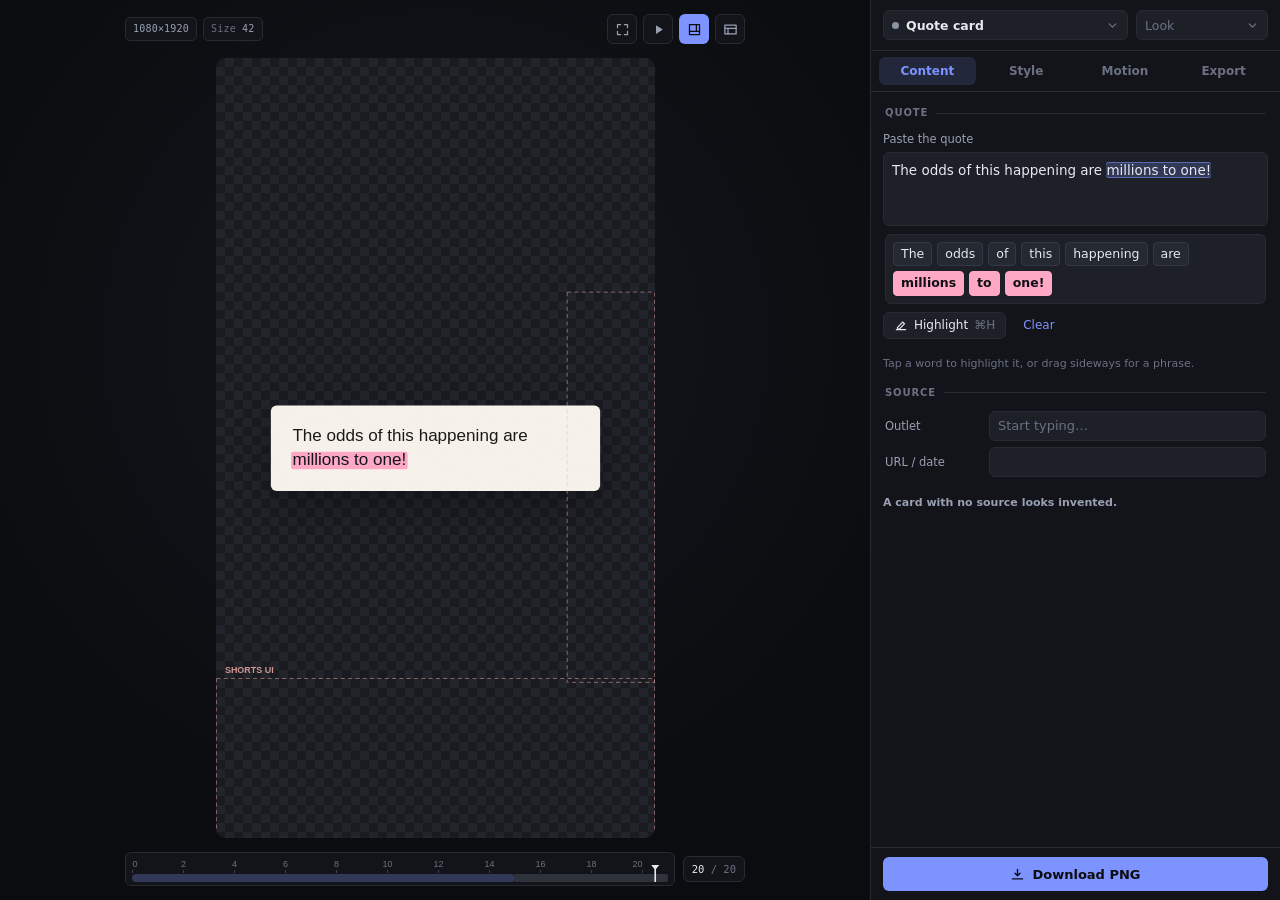
<file: index.html>
<!DOCTYPE html>
<html lang="en">
<head>
<meta charset="utf-8">
<!-- interactive-widget=resizes-content makes the on-screen keyboard shrink the
     *layout* viewport, so height:100% fills exactly the visible area and no gap
     can open below the nav bar. -->
<meta name="viewport" content="width=device-width,initial-scale=1,viewport-fit=cover,maximum-scale=1,interactive-widget=resizes-content">
<meta name="theme-color" content="#0B0C0F">
<title>Quote Slate</title>
<link rel="stylesheet" href="assets/css/app.css">
</head>
<body>
<div class="app">

  <!-- Three fixed bands: tools, artwork, ruler. The tools used to float over the
       canvas and the ruler was pinned to its bottom edge, so both moved whenever
       the canvas resized — and the buttons sat on top of the card. Now only the
       middle band changes size, and nothing overlaps the artwork. -->
  <main class="stage">
    <div class="sbar">
      <span class="badge" id="rOut">—</span>
      <span class="badge dim">Size <b id="rFit">—</b></span>
      <span class="sp"></span>
      <button class="fab" id="view" aria-pressed="false" aria-label="Zoom to card" title="Zoom the preview to the card (F)">
        <svg viewBox="0 0 24 24"><path d="M4 9V4h5M20 9V4h-5M4 15v5h5M20 15v5h-5"/></svg></button>
      <button class="fab" id="play" aria-pressed="false" aria-label="Play" title="Play (space)">
        <svg viewBox="0 0 24 24"><path d="M8 5l11 7-11 7z"/></svg></button>
      <!-- A preview overlay, never exported — so it belongs with the preview, not
           with the card's style. -->
      <button class="fab" id="guides" aria-pressed="true" aria-label="Shorts UI zones"
              title="Shorts UI safe zones — preview only, never exported">
        <svg viewBox="0 0 24 24"><path d="M4 4h16v16H4z"/><path d="M4 15h16M15 15V4"/></svg></button>
      <!-- The other half of the workflow: one card at a time here, a whole
           video from one pasted script there. -->
      <a class="fab" href="studio.html" aria-label="Studio"
         title="Studio — build a whole video from a pasted script">
        <svg viewBox="0 0 24 24"><path d="M3 5h18v14H3z"/><path d="M3 10h18M8 10v9"/></svg></a>
    </div>
    <div class="cwrap">
      <div class="viewer"><canvas id="preview"></canvas></div>
    </div>
    <div class="tl hide" id="tl">
      <canvas id="tlBar"></canvas>
      <button class="tl-read" id="tlEnd" title="Jump to the last frame (End)"><span id="tlRead">—</span></button>
    </div>
  </main>

  <button class="grip" id="grip" aria-label="Drag to resize the editor"><span></span></button>

  <section class="insp">
    <!-- What am I making, and in which look — the two decisions that start every
         card, side by side. The preset list used to be three clicks deep in the
         Export tab. -->
    <div class="insp-top">
      <div class="combo" id="designCombo">
        <button class="combo-btn" id="designBtn" aria-haspopup="listbox" aria-expanded="false"
                title="Card type">
          <span class="combo-dot" id="designDot"></span>
          <span class="combo-val" id="designVal">Quote card</span>
          <svg class="combo-chev" viewBox="0 0 24 24"><path d="M6 9l6 6 6-6"/></svg>
        </button>
        <div class="combo-pop" id="designPop" role="listbox"></div>
      </div>
      <div class="combo narrow" id="presetCombo">
        <button class="combo-btn" id="presetBtn" aria-haspopup="listbox" aria-expanded="false"
                title="Saved looks">
          <span class="combo-val" id="presetVal">Look</span>
          <svg class="combo-chev" viewBox="0 0 24 24"><path d="M6 9l6 6 6-6"/></svg>
        </button>
        <div class="combo-pop" id="presetPop" role="listbox"></div>
      </div>
      <span id="subtitle" class="hide"></span>
    </div>

    <nav class="tabs" role="tablist">
      <button data-p="content" role="tab" aria-selected="true">Content</button>
      <button data-p="style" role="tab" aria-selected="false">Style</button>
      <button data-p="motion" role="tab" aria-selected="false">Motion</button>
      <button data-p="export" role="tab" aria-selected="false">Export</button>
    </nav>

    <div class="pages">

      <!-- ===== CONTENT ===== -->
      <div class="page" data-page="content" data-on="true">
        <div class="cap" id="bodyHead">Text</div>
        <!-- Writing and highlighting are two jobs, not two modes. The field and the
             word chips are both always present: select-and-highlight for a phrase,
             tap a chip for a word. Making them alternatives left the phone with no
             text field at all. -->
        <div class="row stack"><label for="text" id="textLabel">Quote</label>
          <div class="taWrap">
            <div class="taMirror" id="textMirror" aria-hidden="true"></div>
            <textarea id="text" spellcheck="false" placeholder="Paste the quote…"></textarea>
          </div>
        </div>
        <div class="words" id="words"></div>
        <div class="btn-row">
          <button class="btn" id="hlBtn"><svg viewBox="0 0 24 24"><path d="M4 20h16M6 16l9-9 3 3-9 9H6z"/></svg>Highlight <span style="color:var(--fg-3)">⌘H</span></button>
          <button class="btn ghost" id="clearBtn">Clear</button>
        </div>
        <p class="note" id="tapHint">Tap a word to highlight it, or drag sideways for a phrase.</p>

        <!-- quote source -->
        <div id="sourceCard">
          <div class="cap">Source</div>
          <div class="row"><label for="outlet">Outlet</label>
            <input class="txt" type="text" id="outlet" spellcheck="false" autocomplete="off"
                   role="combobox" aria-expanded="false" aria-autocomplete="list" aria-controls="ac" placeholder="Start typing…">
          </div>
          <ul class="ac" id="ac" role="listbox" data-open="false"></ul>
          <div class="row"><label for="url">URL / date</label>
            <input class="txt" type="text" id="url" spellcheck="false" autocomplete="off">
          </div>
          <p class="note" id="sourceHint"><b>A card with no source looks invented.</b></p>
        </div>

        <!-- social account -->
        <div id="socialCard" class="hide">
          <div class="cap" id="socialHead">Account
            <button class="cap-btn" id="showAll">Show all</button></div>
          <div class="row" id="nameRow"><label for="name">Name</label><input class="txt" type="text" id="name" spellcheck="false"></div>
          <div class="row" id="handleRow"><label for="handle" id="handleLabel">Handle</label><input class="txt" type="text" id="handle" spellcheck="false"></div>
          <div class="row" id="subRow"><label for="sub">Subreddit</label><input class="txt" type="text" id="sub" spellcheck="false"></div>
          <div class="row" id="timeRow"><label for="time">Timestamp</label><input class="txt" type="text" id="time" spellcheck="false" placeholder="2h"></div>
          <div class="row" id="audioRow"><label for="audio">Audio</label><input class="txt" type="text" id="audio" spellcheck="false" placeholder="artist · Original audio"></div>
          <div class="drop" id="avatarDrop" role="button" tabindex="0" aria-label="Choose a profile picture">
            <span class="th" id="avatarThumb"><svg viewBox="0 0 24 24"><circle cx="12" cy="8" r="4"/><path d="M4 20c0-4 4-6 8-6s8 2 8 6"/></svg></span>
            <span class="lb">Profile picture<small id="avatarName">Optional — a coloured initial is used</small></span>
            <button type="button" class="x pst" id="avatarPaste" aria-label="Paste an image"
                    title="Paste or drop an image"><svg viewBox="0 0 24 24"><path d="M9 3.5h6V6H9zM8.5 5H6v15h12V5h-2.5"/></svg></button>
            <button type="button" class="x hide" id="avatarClear" aria-label="Remove">&times;</button>
            <input type="file" id="avatarFile" accept="image/*">
          </div>
          <div id="avatarFrame" class="hide">
            <details class="fold"><summary>Frame the picture</summary>
            <div class="row sl"><label for="avatarScale">Zoom</label>
              <input type="range" id="avatarScale" min="100" max="300" value="100"><input class="num" id="avatarScaleNum" inputmode="numeric"><span class="unit">%</span></div>
            <div class="row sl"><label for="avatarX">Pan X</label>
              <input type="range" id="avatarX" min="-100" max="100" value="0"><input class="num" id="avatarXNum" inputmode="numeric"><span class="unit"></span></div>
            <div class="row sl"><label for="avatarY">Pan Y</label>
              <input type="range" id="avatarY" min="-100" max="100" value="0"><input class="num" id="avatarYNum" inputmode="numeric"><span class="unit"></span></div>
            </details>
          </div>
          <div class="row" id="badgeRow"><label>Badge</label>
            <div class="seg" id="badge"><button data-v="blue" aria-pressed="true">Blue</button><button data-v="gold">Gold</button></div>
          </div>
          <div class="row rowsw" id="likeRow"><span class="rl">Liked<small>Fills the heart</small></span>
            <label class="sw"><input type="checkbox" id="likeOn"><span class="tr"></span></label></div>

          <!-- twitch chat -->
          <div id="twitchCard">
            <div class="row rowsw" id="twReplyRow"><span class="rl">Reply to someone<small>Adds the “Replying to” line</small></span>
              <label class="sw"><input type="checkbox" id="twReply"><span class="tr"></span></label></div>
            <div class="row"><label for="cheer">Cheer badge</label>
              <div class="cheerpick" id="cheerPick">
                <button class="combo-btn" id="cheerBtn" aria-haspopup="listbox" aria-expanded="false">
                  <span class="cheer-sw" id="cheerSw"></span>
                  <span class="combo-val" id="cheerVal">Off</span>
                  <svg class="combo-chev" viewBox="0 0 24 24"><path d="M6 9l6 6 6-6"/></svg>
                </button>
                <div class="combo-pop" id="cheerPop" role="listbox"></div>
              </div>
            </div>
            <div class="row rowsw"><span class="rl">Subscriber badge</span>
              <label class="sw"><input type="checkbox" id="subBadge" checked><span class="tr"></span></label></div>
            <div class="row rowsw"><span class="rl">Moderator badge</span>
              <label class="sw"><input type="checkbox" id="modBadge"><span class="tr"></span></label></div>
          </div>
        </div>

        <!-- Only the parts with no control of their own need a chip. Everything
             else carries its own eye on its own row. -->
        <div class="row" id="showRow"><label>Also show</label><div id="showGrid"></div></div>

        <div class="row rowsw" id="countsRow"><span class="rl">Blank the numbers<small>Keeps the icons, empties every count</small></span>
          <label class="sw"><input type="checkbox" id="hideCounts"><span class="tr"></span></label></div>

        <div id="engageCard" class="hide">
          <div class="cap">Engagement</div>
          <div id="metricGrid"></div>
        </div>

        <div id="mediaCard" class="hide">
          <div class="cap">Media</div>
          <div class="drop" id="mediaDrop" role="button" tabindex="0" aria-label="Choose an image">
            <span class="th" id="mediaThumb"><svg viewBox="0 0 24 24"><rect x="3" y="4" width="18" height="16" rx="2"/><circle cx="9" cy="10" r="2"/><path d="M4 18l5-4 4 3 3-2 4 3"/></svg></span>
            <span class="lb">Attached image<small id="mediaName">Shown inside the post</small></span>
            <button type="button" class="x pst" id="mediaPaste" aria-label="Paste an image"
                    title="Paste or drop an image"><svg viewBox="0 0 24 24"><path d="M9 3.5h6V6H9zM8.5 5H6v15h12V5h-2.5"/></svg></button>
            <button type="button" class="x hide" id="mediaClear" aria-label="Remove">&times;</button>
            <input type="file" id="mediaFile" accept="image/*">
          </div>
          <div id="mediaFrame" class="hide">
            <details class="fold"><summary title="Zoom starts at exact fit, so panning can never show an empty edge.">Frame the image</summary>
            <div class="row sl"><label for="mediaScale">Zoom</label>
              <input type="range" id="mediaScale" min="100" max="300" value="100"><input class="num" id="mediaScaleNum" inputmode="numeric"><span class="unit">%</span></div>
            <div class="row sl"><label for="mediaX">Pan X</label>
              <input type="range" id="mediaX" min="-100" max="100" value="0"><input class="num" id="mediaXNum" inputmode="numeric"><span class="unit"></span></div>
            <div class="row sl"><label for="mediaY">Pan Y</label>
              <input type="range" id="mediaY" min="-100" max="100" value="0"><input class="num" id="mediaYNum" inputmode="numeric"><span class="unit"></span></div>
            </details>
          </div>
          <div class="row" id="mediaSrcRow"><label for="mediaSrc">Link source</label>
            <input class="txt" type="text" id="mediaSrc" spellcheck="false" placeholder="youtube.com"></div>
        </div>
      </div>

      <!-- ===== STYLE ===== -->
      <div class="page" data-page="style">
        <div id="themeCard">
          <div class="cap">Card</div>
          <div class="row"><label id="themeLab">Theme</label>
            <div class="seg" id="theme"><button data-v="light">Light</button><button data-v="paper" aria-pressed="true">Paper</button><button data-v="dark">Dark</button></div>
          </div>
          <div class="row" id="faceWrap"><label>Typeface</label>
            <div class="seg" id="face"><button data-v="serif">Serif</button><button data-v="sans" aria-pressed="true">Sans</button><button data-v="mono">Mono</button></div>
          </div>
        </div>

        <div class="row" id="avShapeRow"><label>Avatar shape</label>
          <div class="seg" id="avShape"><button data-v="circle" aria-pressed="true">Circle</button><button data-v="square">Squared</button></div>
        </div>
        <div class="row" id="nameColorRow"><label>Name colour</label>
          <div class="sw-grid" id="nameColor"></div>
        </div>

        <div class="cap">Highlight</div>
        <div class="row"><label>Colour</label>
          <div class="sw-grid" id="hlColor">
            <button data-v="#FFA8C5" style="background:#FFA8C5" aria-pressed="true"></button>
            <button data-v="#FFE566" style="background:#FFE566"></button>
            <button data-v="#9BF6A5" style="background:#9BF6A5"></button>
            <button data-v="#8BD3FF" style="background:#8BD3FF"></button>
            <button data-v="#FF7A45" style="background:#FF7A45"></button>
            <span class="pick" id="pickwrap"><input type="color" id="hlPick" value="#FFA8C5" aria-label="Custom colour"></span>
          </div>
        </div>
        <div class="row"><label for="hlHex">Hex</label><input class="txt mono" type="text" id="hlHex" maxlength="7" spellcheck="false"></div>
        <div class="row"><label>Style</label>
          <div class="seg" id="hlStyle"><button data-v="marker" aria-pressed="true">Marker</button><button data-v="underline">Underline</button></div>
        </div>

        <div class="cap">Layout</div>
        <div class="row sl"><label for="width" id="widthLab">Card width</label>
          <input type="range" id="width" min="45" max="95" value="75"><input class="num" id="widthNum" inputmode="numeric"><span class="unit">%</span></div>
        <div class="row sl"><label for="size" title="A target, not a cap — the card shrinks to fit the frame. Double-click any slider to reset it.">Text size</label>
          <input type="range" id="size" min="26" max="72" value="42"><input class="num" id="sizeNum" inputmode="numeric"><span class="unit">px</span></div>
        <div class="row sl"><label for="ypos">Vertical</label>
          <input type="range" id="ypos" min="-30" max="30" value="0"><input class="num" id="yposNum" inputmode="numeric"><span class="unit">%</span></div>

        <div id="extrasCard">
          <div class="cap">Extras</div>
          <div class="row rowsw" id="headerRow"><span class="rl">Outlet header bar</span>
            <label class="sw"><input type="checkbox" id="header" checked><span class="tr"></span></label></div>
          <div class="row rowsw" id="marksRow"><span class="rl">Quotation marks</span>
            <label class="sw"><input type="checkbox" id="marks"><span class="tr"></span></label></div>
        </div>
      </div>

      <!-- ===== MOTION ===== -->
      <div class="page" data-page="motion">
        <div class="cap">Card animation</div>
        <div class="row rowsw"><span class="rl">Animate in</span>
          <label class="sw"><input type="checkbox" id="anim" checked><span class="tr"></span></label></div>
        <!-- One picker for the whole movement: the built-in shapes and every saved
             curve in one list. It was three levels deep behind Curves > Scale >
             Custom bezier > Curve, which is no place for the first thing you pick. -->
        <div class="row" id="motionRow"><label>Motion</label>
          <div class="combo" id="motionCombo">
            <button class="combo-btn" id="motionBtn" aria-haspopup="listbox" aria-expanded="false">
              <canvas class="combo-th" id="motionThumb" width="42" height="24"></canvas>
              <span class="combo-val" id="motionVal">Overshoot</span>
              <svg class="combo-chev" viewBox="0 0 24 24"><path d="M6 9l6 6 6-6"/></svg>
            </button>
            <div class="combo-pop" id="motionPop" role="listbox"></div>
          </div>
          <button class="btn sq" id="bezSave" title="Save the current curve as a preset" aria-label="Save curve">
            <svg viewBox="0 0 24 24"><path d="M5 5h11l3 3v11H5zM8 5v5h7V5M8 19v-5h8v5"/></svg></button>
        </div>
        <div class="row sl" id="durRow"><label for="dur">Duration</label>
          <input type="range" id="dur" min="4" max="90" value="15"><input class="num" id="durNum" inputmode="numeric"><span class="unit">f</span></div>
        <div class="row sl" id="holdRow"><label for="hold">Hold after</label>
          <input type="range" id="hold" min="0" max="90" value="6"><input class="num" id="holdNum" inputmode="numeric"><span class="unit">f</span></div>
        <p class="note" id="curveInfo">&mdash;</p>

        <div class="cap">Highlight animation</div>
        <div class="row rowsw"><span class="rl">Slide in<small>Wipes the marker across</small></span>
          <label class="sw"><input type="checkbox" id="hlAnim"><span class="tr"></span></label></div>
        <div id="hlAnimRow" class="hide">
          <div class="row sl"><label for="hlOffset">Offset</label>
            <input type="range" id="hlOffset" min="0" max="90" value="9"><input class="num" id="hlOffsetNum" inputmode="numeric"><span class="unit">f</span></div>
          <div class="row sl"><label for="hlDur">Slide time</label>
            <input type="range" id="hlDur" min="2" max="60" value="12"><input class="num" id="hlDurNum" inputmode="numeric"><span class="unit">f</span></div>
        </div>

        <!-- Curve authoring: superb when you need it, silent when you do not. -->
        <details class="fold sec" id="motionAdv">
          <summary>Shape the curve</summary>
          <div class="gwrap" id="gwrap"><canvas id="curve"></canvas></div>
          <!-- A built-in shape has no control points to drag, and nothing said so.
               This converts it to the nearest bezier and hands over the handles. -->
          <div class="row" id="editCurveRow"><label>Handles</label>
            <button class="btn" id="makeCustom">Make this curve editable</button></div>
          <div class="row"><label>Fade</label>
            <div class="seg" id="fadeEase"><button data-v="inout" aria-pressed="true">In-out</button><button data-v="out">Out</button><button data-v="none">None</button></div>
          </div>
          <div id="customRow" class="hide">
            <!-- After Effects' Keyframe Velocity fields: how far into the segment the
                 handle reaches, and how fast the value leaves or arrives. -->
            <div class="row duo"><label for="infOut">Ease out</label>
              <span class="fld"><input class="num" id="infOut" inputmode="decimal"><i>%</i></span>
              <span class="fld"><input class="num" id="spdOut" inputmode="decimal"><i>&times;</i></span>
            </div>
            <div class="row duo"><label for="infIn">Ease in</label>
              <span class="fld"><input class="num" id="infIn" inputmode="decimal"><i>%</i></span>
              <span class="fld"><input class="num" id="spdIn" inputmode="decimal"><i>&times;</i></span>
            </div>
            <div class="row"><label for="bezText">Bezier</label>
              <input class="txt mono lc sm" type="text" id="bezText" spellcheck="false" autocomplete="off"></div>
            <p class="note">Drag either handle on the graph. <b>Shift</b> locks an axis,
              <b>Alt</b> mirrors the other handle, double-click straightens that side.
              Click a handle then use the arrow keys to nudge it.</p>
          </div>
          <div class="row sl" id="sFromRow"><label for="sFrom">Scale from</label>
            <input type="range" id="sFrom" min="40" max="100" value="88"><input class="num" id="sFromNum" inputmode="numeric"><span class="unit">%</span></div>
          <div class="row sl" id="overRow"><label for="over" id="overLab">Overshoot</label>
            <input type="range" id="over" min="0" max="40" value="17"><input class="num" id="overNum" inputmode="numeric"><span class="unit"></span></div>
          <div class="row sl"><label for="drift">Rise</label>
            <input type="range" id="drift" min="0" max="160" value="0"><input class="num" id="driftNum" inputmode="numeric"><span class="unit">px</span></div>
        </details>
      </div>

      <!-- ===== EXPORT ===== -->
      <div class="page" data-page="export">
        <div class="cap">Deliver</div>
        <div class="row"><label>Type</label>
          <div class="seg" id="format"><button data-v="still" aria-pressed="true">Still</button><button data-v="seq">Frames</button><button data-v="webm">WebM</button><button data-v="gif">GIF</button></div>
        </div>
        <p class="note" id="fmtNote">A single settled frame.</p>
        <div class="row"><label title="Changes the exported pixel size. The canvas zoom does not.">Output size</label>
          <div class="seg" id="crop"><button data-v="frame" aria-pressed="true">Full frame</button><button data-v="card">Crop to card</button></div>
        </div>
        <div class="row"><label for="exportName">File name</label>
          <input class="txt" type="text" id="exportName" spellcheck="false" autocomplete="off" placeholder="auto from text"></div>

        <!-- Five rows of output configuration set once per channel. The summary
             carries the answer, so opening it is a choice rather than a toll. -->
        <details class="fold sec" id="outputAdv">
          <summary>Output <span class="sum" id="outSummary"></span></summary>
          <div class="row" id="resRow"><label>Resolution</label>
            <div class="seg" id="res"><button data-v="1" aria-pressed="true">1080p</button><button data-v="2">4K</button></div>
          </div>
          <div class="row"><label>Background</label>
            <div class="seg" id="bg"><button data-v="transparent" aria-pressed="true">Alpha</button><button data-v="#FFFFFF">White</button><button data-v="#000000">Black</button></div>
          </div>
          <div class="row" id="fpsRow"><label>Frame rate</label>
            <div class="seg" id="fps"><button data-v="24">24</button><button data-v="25">25</button><button data-v="30" aria-pressed="true">30</button><button data-v="60">60</button></div>
          </div>
          <div id="stillFmtCard">
            <div class="row"><label>Encoding</label>
              <div class="seg" id="imgFmt"><button data-v="png" aria-pressed="true">PNG</button><button data-v="jpeg">JPEG</button></div>
            </div>
            <div class="row sl hide" id="jpegQ"><label for="jq">Quality</label>
              <input type="range" id="jq" min="60" max="100" value="92"><input class="num" id="jqNum" inputmode="numeric"><span class="unit">%</span></div>
          </div>
        </details>

        <!-- Batch: one zip, one folder per animated card, so it can be unpacked
             straight into a project folder and imported sequence by sequence. -->
        <div class="cap" title="Queue several cards and render them in one pass. Each animated card becomes its own folder inside the zip.">Batch
          <span class="pill" id="batchCount"></span>
          <button class="cap-btn" id="batchAdd">Add current</button></div>
        <div id="batchList" class="bqlist"></div>
        <div class="row"><label for="batchPattern">Folder names</label>
          <input class="txt mono lc sm" type="text" id="batchPattern" spellcheck="false" autocomplete="off"
                 placeholder="{n}_{design}_{name}">
          <button class="btn sq" id="tokenHelp" title="Show the naming tokens" aria-label="Naming tokens" aria-expanded="false">?</button></div>
        <p class="note mono lc" id="batchPreview"></p>
        <p class="note hide" id="tokenNote">Tokens: <b>{n}</b> position · <b>{name}</b> · <b>{design}</b> ·
          <b>{frames}</b> · <b>{fps}</b> · <b>{size}</b> · <b>{date}</b>.
          Frames are named after their folder, so a clip stays identifiable once it is on a timeline.
          A <b>_manifest.txt</b> at the zip root lists every folder with its settings.</p>
        <div class="row"><label for="batchName">Zip name</label>
          <input class="txt" type="text" id="batchName" spellcheck="false" autocomplete="off" placeholder="slate-batch-{date}"></div>
        <div class="btn-row">
          <button class="btn" id="batchGo" disabled><svg viewBox="0 0 24 24"><path d="M4 7h5l2 2h9v10H4zM12 12v5M9.5 14.5L12 17l2.5-2.5"/></svg><span>Export batch</span></button>
          <button class="btn ghost" id="batchClear">Clear queue</button>
        </div>
      </div>

    </div>

    <div class="insp-foot">
      <button id="dl"><svg viewBox="0 0 24 24"><path d="M12 4v10M8 10l4 4 4-4M4 19h16"/></svg><span id="fabLabel">Download PNG</span></button>
    </div>
  </section>

  <nav class="mbar" role="tablist">
    <button class="mt" data-p="content" role="tab" aria-selected="true"><svg viewBox="0 0 24 24"><path d="M4 6h16M4 12h16M4 18h9"/></svg>Content</button>
    <button class="mt" data-p="style" role="tab" aria-selected="false"><svg viewBox="0 0 24 24"><path d="M4 7h8M17 7h3M4 17h3M12 17h8"/><circle cx="14.5" cy="7" r="2.3"/><circle cx="9.5" cy="17" r="2.3"/></svg>Style</button>
    <button class="mt" data-p="motion" role="tab" aria-selected="false"><svg viewBox="0 0 24 24"><path d="M3 17c3.5 0 4.5-11 8-11s4.5 6 8 6"/></svg>Motion</button>
    <button class="mt" data-p="export" role="tab" aria-selected="false"><svg viewBox="0 0 24 24"><path d="M12 4v10M8 10l4 4 4-4M4 19h16"/></svg>Export</button>
    <button class="go" id="dlMobile" aria-label="Download"><svg viewBox="0 0 24 24"><path d="M12 4v10M8 10l4 4 4-4M4 19h16"/></svg></button>
  </nav>
</div>
<!-- Paste target. A contenteditable zone rather than a plain div: the OS "Paste"
     menu only appears for an editable element, which is the only route on a phone
     where there is no Ctrl+V. -->
<div class="modal" id="pasteModal" hidden>
  <div class="mdl" role="dialog" aria-modal="true" aria-labelledby="pasteTitle">
    <h2 id="pasteTitle">Paste an image</h2>
    <div class="pzone" id="pasteZone" contenteditable="true" role="textbox"
         aria-labelledby="pasteTitle" spellcheck="false"
         data-ph="Press &#8984;V, or drop an image here"></div>
    <p class="note" id="pasteNote">Take a screenshot, copy an image from a browser,
      or drag a file in. A copied <b>link</b> will not work &mdash; a remote image
      blocks PNG and GIF export.</p>
    <div class="btn-row">
      <button class="btn" id="pasteRead">Paste from clipboard</button>
      <button class="btn ghost" id="pasteCancel">Cancel</button>
    </div>
  </div>
</div>

<div class="snack" id="snack"></div>
<!-- Shown only if the module bundle never boots (e.g. opened over file://,
     where ES modules are blocked by CORS). boot.js removes it. -->
<div id="bootmsg">
  <b>Quote Slate needs to be served over http.</b>
  <span>This build uses ES modules, which browsers block on <code>file://</code>.
  Open it from GitHub Pages, or run <code>npx http-server</code> in this folder.</span>
</div>
<script type="module" src="assets/js/boot.js"></script>
</body>
</html>
</file>
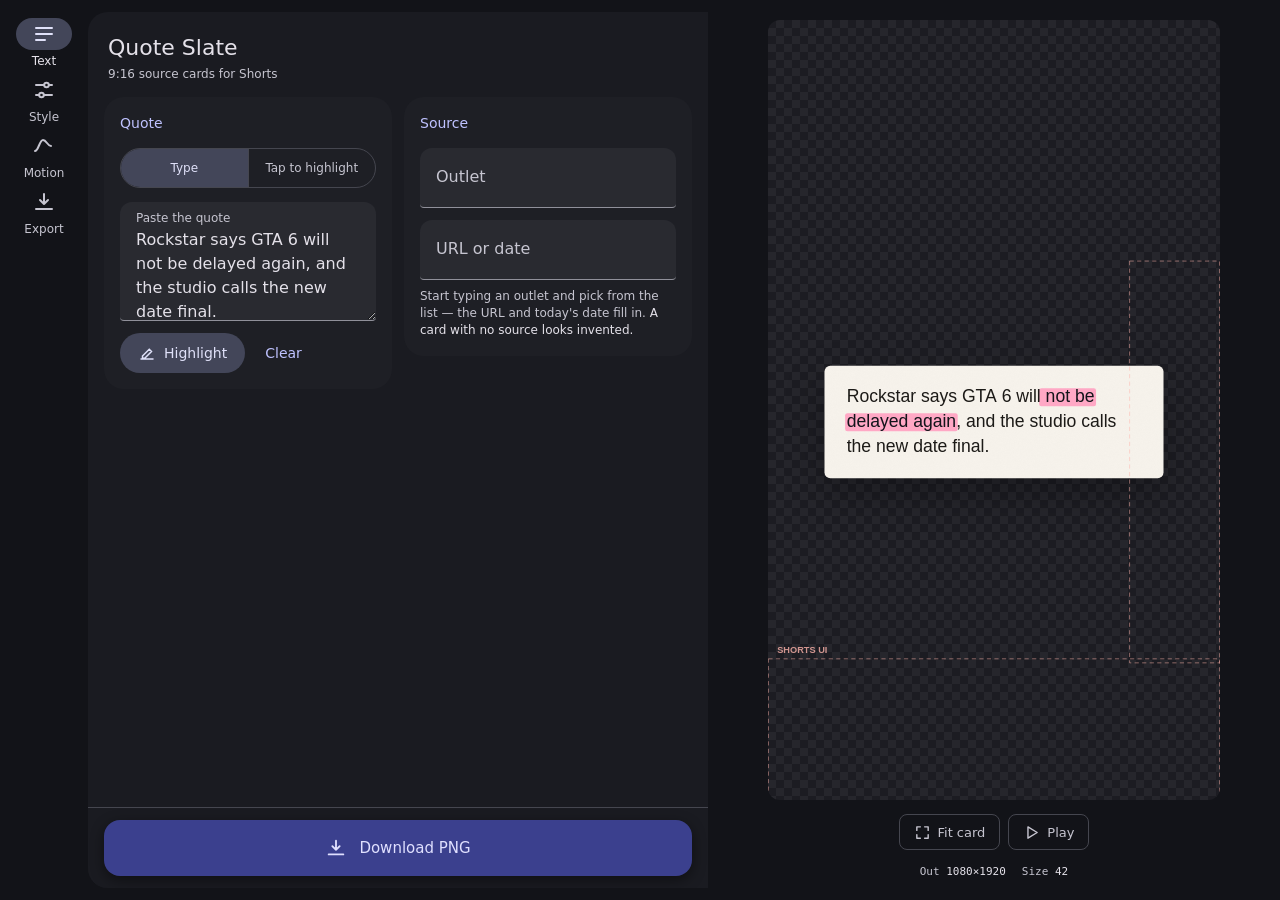
<file: quote-card-generator (1).html>
<!DOCTYPE html>
<html lang="en">
<head>
<meta charset="utf-8">
<meta name="viewport" content="width=device-width,initial-scale=1,viewport-fit=cover,maximum-scale=1">
<title>Quote Slate</title>
<style>
:root{
  --primary:#BFC2FF; --on-primary:#232876; --primary-container:#3B408E; --on-primary-container:#E0E0FF;
  --secondary:#C4C5DD; --on-secondary:#2D2F42; --secondary-container:#434659; --on-secondary-container:#E0E1F9;
  --error:#FFB4AB;
  --surface:#121318; --on-surface:#E4E1E9; --on-surface-var:#C6C5D0;
  --sc-low:#1A1B21; --sc:#1E1F25; --sc-high:#292A30; --sc-highest:#34343B;
  --outline:#90909A; --outline-var:#45464F;
  --inverse-surface:#E4E1E9; --inverse-on-surface:#303036;
  --hl:#FFA8C5;
  --ui:Roboto,-apple-system,BlinkMacSystemFont,"Segoe UI",system-ui,sans-serif;
  --mono:ui-monospace,"Roboto Mono","SF Mono",Menlo,monospace;
  --ease:cubic-bezier(.2,0,0,1);
}
*{box-sizing:border-box;-webkit-tap-highlight-color:transparent;min-width:0}
html,body{height:100%;overscroll-behavior:none}
body{margin:0;background:var(--surface);color:var(--on-surface);font-family:var(--ui);
  font-size:14px;line-height:1.45;-webkit-font-smoothing:antialiased;-webkit-text-size-adjust:100%}
button,input,select,textarea{font-family:inherit}

/* Material scrollbars */
*{scrollbar-width:thin;scrollbar-color:var(--outline-var) transparent}
*::-webkit-scrollbar{width:8px;height:8px}
*::-webkit-scrollbar-track{background:transparent}
*::-webkit-scrollbar-thumb{background:var(--outline-var);border-radius:100px}
*::-webkit-scrollbar-thumb:hover{background:var(--outline)}
*::-webkit-scrollbar-corner{background:transparent}

.app{display:grid;grid-template-columns:88px minmax(360px,420px) 1fr;height:var(--vh,100dvh);overflow:hidden}

/* ---------- nav ---------- */
.rail{display:flex;flex-direction:column;align-items:center;gap:6px;padding:18px 0;flex:none;overflow:hidden}
.nav{display:flex;flex-direction:column;align-items:center;gap:4px;width:72px;padding:0;background:none;border:0;
  color:var(--on-surface-var);cursor:pointer;font-size:12px;font-weight:500}
.nav .ind{width:56px;height:32px;border-radius:16px;display:grid;place-items:center;transition:background .2s var(--ease)}
.nav svg{width:24px;height:24px;fill:none;stroke:currentColor;stroke-width:2;stroke-linecap:round;stroke-linejoin:round}
.nav[aria-selected=true]{color:var(--on-surface)}
.nav[aria-selected=true] .ind{background:var(--secondary-container);color:var(--on-secondary-container)}
.nav:hover .ind{background:var(--sc-high)}
.nav[aria-selected=true]:hover .ind{background:var(--secondary-container)}

/* ---------- panel ---------- */
.panel{display:flex;flex-direction:column;min-height:0;min-width:0;background:var(--sc-low);
  border-radius:20px 0 0 20px;margin:12px 0;overflow:hidden}
.topbar{flex:none;padding:20px 20px 10px}
.topbar h1{margin:0;font-size:22px;font-weight:400}
.topbar p{margin:2px 0 0;font-size:12px;color:var(--on-surface-var)}
.pages{flex:1;overflow-y:auto;overflow-x:hidden;-webkit-overflow-scrolling:touch;padding:4px 16px 20px}
.page{display:none}
.page[data-on=true]{display:block;animation:in .2s var(--ease)}
@keyframes in{from{opacity:0;transform:translateY(6px)}to{opacity:1;transform:none}}
.card{background:var(--sc);border-radius:20px;padding:16px;margin-bottom:12px;overflow:hidden}
.card h2{margin:0 0 14px;font-size:14px;font-weight:500;color:var(--primary)}
.actions{flex:none;padding:12px 16px;background:var(--sc-low);border-top:1px solid var(--outline-var)}

/* ---------- fields ---------- */
.field{position:relative;background:var(--sc-high);border-radius:12px 12px 4px 4px;
  border-bottom:1px solid var(--outline);transition:border-color .15s}
.field:focus-within{border-bottom:2px solid var(--primary)}
.field input,.field textarea{width:100%;background:none;border:0;outline:none;color:var(--on-surface);
  font-size:16px;line-height:1.5;padding:26px 16px 9px;resize:vertical;display:block}
.field textarea{min-height:118px}
.field label{position:absolute;left:16px;top:17px;font-size:16px;color:var(--on-surface-var);
  pointer-events:none;transition:.15s var(--ease)}
.field:focus-within label,.field .filled+label{top:8px;font-size:12px}
.field:focus-within label{color:var(--primary)}
.support{font-size:12px;color:var(--on-surface-var);margin:8px 0 0;overflow-wrap:anywhere}
.support b{color:var(--on-surface);font-weight:500}

/* ---------- autocomplete ---------- */
.ac{list-style:none;margin:6px 0 0;padding:6px;background:var(--sc-high);border-radius:12px;
  max-height:262px;overflow-y:auto;display:none;box-shadow:0 4px 14px rgba(0,0,0,.4)}
.ac[data-open=true]{display:block}
.ac li{display:flex;align-items:center;justify-content:space-between;gap:10px;padding:11px 12px;
  border-radius:8px;cursor:pointer;font-size:15px}
.ac li small{color:var(--on-surface-var);font-size:12px;font-family:var(--mono);flex:none;
  overflow:hidden;text-overflow:ellipsis;max-width:46%}
.ac li b{font-weight:400;overflow:hidden;text-overflow:ellipsis;white-space:nowrap}
.ac li[aria-selected=true]{background:var(--secondary-container);color:var(--on-secondary-container)}
.ac li[aria-selected=true] small{color:var(--on-secondary-container)}

/* ---------- buttons ---------- */
.btn{border:0;border-radius:20px;height:40px;padding:0 18px;font-size:14px;font-weight:500;
  cursor:pointer;display:inline-flex;align-items:center;gap:8px;max-width:100%}
.btn.tonal{background:var(--secondary-container);color:var(--on-secondary-container)}
.btn.text{background:none;color:var(--primary);padding:0 12px}
.btn svg{width:18px;height:18px;fill:none;stroke:currentColor;stroke-width:2;stroke-linecap:round;flex:none}
.btn-row{display:flex;gap:8px;margin-top:12px;flex-wrap:wrap}

.segmented{display:flex;border:1px solid var(--outline-var);border-radius:20px;overflow:hidden;height:40px}
.segmented button{flex:1 1 0;min-width:0;background:none;border:0;border-right:1px solid var(--outline-var);
  color:var(--on-surface-var);font-size:12px;font-weight:500;cursor:pointer;padding:0 4px;
  white-space:nowrap;overflow:hidden;text-overflow:ellipsis;transition:background .15s}
.segmented button:last-child{border-right:0}
.segmented button:hover{background:var(--sc-high)}
.segmented button[aria-pressed=true]{background:var(--secondary-container);color:var(--on-secondary-container)}

/* ---------- switch rows ---------- */
.swrow{position:relative;display:flex;align-items:center;justify-content:space-between;gap:16px;
  padding:10px 2px;cursor:pointer;min-height:52px}
.swrow .lbl{flex:1;min-width:0;font-size:15px;overflow-wrap:anywhere}
.swrow .lbl small{display:block;font-size:12px;color:var(--on-surface-var);margin-top:2px}
.swrow input{position:absolute;left:0;top:0;width:1px;height:1px;opacity:0;margin:0;pointer-events:none}
.track{flex:none;width:52px;height:32px;border-radius:16px;background:var(--sc-highest);
  border:2px solid var(--outline);position:relative;transition:.2s var(--ease)}
.track::after{content:"";position:absolute;left:6px;top:6px;width:16px;height:16px;border-radius:50%;
  background:var(--outline);transition:.2s var(--ease)}
.swrow input:checked+.track{background:var(--primary);border-color:var(--primary)}
.swrow input:checked+.track::after{left:22px;top:2px;width:24px;height:24px;background:var(--on-primary)}
.swrow input:focus-visible+.track{outline:2px solid var(--primary);outline-offset:3px}

/* ---------- sliders ---------- */
.slider{display:flex;align-items:center;gap:12px;margin:2px 0 4px}
.slider input[type=range]{flex:1;min-width:0;-webkit-appearance:none;appearance:none;background:none;height:40px;margin:0}
.slider input[type=range]::-webkit-slider-runnable-track{height:16px;border-radius:8px;
  background:linear-gradient(90deg,var(--primary) 0 var(--p,50%),var(--sc-highest) var(--p,50%) 100%)}
.slider input[type=range]::-webkit-slider-thumb{-webkit-appearance:none;width:4px;height:40px;border-radius:2px;
  background:var(--primary);border:0;margin-top:-12px}
.slider input[type=range]::-moz-range-track{height:16px;border-radius:8px;
  background:linear-gradient(90deg,var(--primary) 0 var(--p,50%),var(--sc-highest) var(--p,50%) 100%)}
.slider input[type=range]::-moz-range-thumb{width:4px;height:40px;border-radius:2px;background:var(--primary);border:0}
.slider output{font-family:var(--mono);font-size:12px;color:var(--on-surface-var);min-width:50px;text-align:right;flex:none}
.rowlab{display:block;font-size:13px;color:var(--on-surface-var);margin:14px 0 6px}

/* ---------- colour ---------- */
.swatches{display:flex;gap:12px;flex-wrap:wrap}
.swatches button{width:40px;height:40px;border-radius:50%;border:0;cursor:pointer;position:relative;flex:none}
.swatches button[aria-pressed=true]::after{content:"";position:absolute;inset:-5px;border-radius:50%;border:2px solid var(--primary)}
.pickrow{display:flex;gap:12px;align-items:center;margin-top:16px}
.pickwrap{position:relative;width:40px;height:40px;border-radius:50%;flex:none;overflow:hidden;
  background:conic-gradient(#f66,#fd6,#6f9,#6cf,#a6f,#f66);box-shadow:inset 0 0 0 2px var(--outline-var)}
.pickwrap input{position:absolute;inset:-6px;width:52px;height:52px;border:0;padding:0;background:none;cursor:pointer;opacity:0}
.pickwrap[data-active=true]{box-shadow:0 0 0 2px var(--primary),inset 0 0 0 2px transparent}
.hexf{flex:1;min-width:0}
.hexf input{font-family:var(--mono);text-transform:uppercase;padding:22px 12px 7px}
.hexf label{left:12px;top:15px}

/* ---------- word chips ---------- */
.words{display:flex;flex-wrap:wrap;gap:8px;touch-action:pan-y;user-select:none;-webkit-user-select:none;
  background:var(--sc-high);border-radius:16px;padding:14px;min-height:120px;align-content:flex-start}
.w{font-size:15px;background:none;border:1px solid var(--outline-var);color:var(--on-surface);
  border-radius:8px;padding:9px 12px;cursor:pointer;line-height:1;touch-action:pan-y;
  max-width:100%;overflow-wrap:anywhere;text-align:left}
.w.on{background:var(--hl);color:#101014;border-color:var(--hl);font-weight:600}

/* ---------- stage ---------- */
.stage{display:flex;flex-direction:column;align-items:center;justify-content:center;gap:14px;
  padding:20px;overflow:hidden;min-height:0;min-width:0}
.viewer{line-height:0;border-radius:12px;overflow:hidden}
#preview{display:block;cursor:zoom-in;box-shadow:0 8px 28px rgba(0,0,0,.5);
  background:conic-gradient(#26262C 25%,#1C1C22 0 50%,#26262C 0 75%,#1C1C22 0) 0 0/16px 16px}
.tools{display:flex;gap:8px;flex-wrap:wrap;justify-content:center}
.chip{height:36px;padding:0 14px;border-radius:8px;border:1px solid var(--outline-var);background:none;
  color:var(--on-surface-var);font-size:13px;font-weight:500;cursor:pointer;display:inline-flex;align-items:center;gap:7px}
.chip svg{width:17px;height:17px;fill:none;stroke:currentColor;stroke-width:2;stroke-linecap:round;stroke-linejoin:round}
.chip[aria-pressed=true]{background:var(--secondary-container);color:var(--on-secondary-container);border-color:transparent}
.readout{display:flex;gap:16px;font-family:var(--mono);font-size:11px;color:var(--on-surface-var);flex-wrap:wrap;justify-content:center}
.readout b{color:var(--on-surface);font-weight:500}
.readout b.warn{color:var(--error)}

.fab{height:56px;padding:0 22px;border:0;border-radius:16px;background:var(--primary-container);
  color:var(--on-primary-container);font-size:15px;font-weight:500;cursor:pointer;
  display:inline-flex;align-items:center;justify-content:center;gap:12px;width:100%;
  box-shadow:0 4px 14px rgba(0,0,0,.45)}
.fab[disabled]{opacity:.5;cursor:progress}
.fab svg{width:22px;height:22px;fill:none;stroke:currentColor;stroke-width:2;stroke-linecap:round;stroke-linejoin:round;flex:none}

#curve{width:100%;height:130px;display:block;background:var(--sc-high);border-radius:16px}

.snack{position:fixed;left:50%;bottom:24px;transform:translate(-50%,20px);background:var(--inverse-surface);
  color:var(--inverse-on-surface);padding:14px 18px;border-radius:8px;font-size:14px;opacity:0;
  pointer-events:none;transition:.22s var(--ease);z-index:60;max-width:min(92vw,420px);text-align:center;
  box-shadow:0 4px 16px rgba(0,0,0,.5)}
.snack.on{opacity:1;transform:translate(-50%,0)}

/* ---------- wide desktop: two columns of cards ---------- */
@media (min-width:1240px){
  .app{grid-template-columns:88px minmax(540px,620px) 1fr}
  .page[data-on=true]{column-count:2;column-gap:12px}
  .card{break-inside:avoid}
}
@media (min-width:1700px){ .app{grid-template-columns:88px minmax(700px,780px) 1fr} }

/* ---------- mobile ---------- */
@media (max-width:900px){
  .app{grid-template-columns:1fr;grid-template-rows:auto minmax(0,1fr) auto}
  .stage{order:1;padding:12px 16px 6px;gap:10px;flex:none}
  .panel{order:2;margin:0;border-radius:20px 20px 0 0}
  .topbar{display:none}
  .pages{padding:16px 16px 108px}
  .actions{position:fixed;right:16px;bottom:calc(94px + env(safe-area-inset-bottom));
    padding:0;border:0;background:none;z-index:30;width:auto}
  .fab{width:auto;height:52px;padding:0 18px;font-size:14px}
  .rail{order:3;flex-direction:row;justify-content:space-around;align-items:center;gap:0;
    height:calc(80px + env(safe-area-inset-bottom));padding:12px 8px calc(12px + env(safe-area-inset-bottom));
    background:var(--sc)}
  .nav{width:auto;flex:1;max-width:110px}
  .snack{bottom:calc(96px + env(safe-area-inset-bottom))}
}
@media (prefers-reduced-motion:reduce){*{transition:none!important;animation:none!important}}
</style>
</head>
<body>
<div class="app">

  <nav class="rail" role="tablist">
    <button class="nav" role="tab" data-p="text" aria-selected="true">
      <span class="ind"><svg viewBox="0 0 24 24"><path d="M4 6h16M4 12h16M4 18h9"/></svg></span>Text</button>
    <button class="nav" role="tab" data-p="style" aria-selected="false">
      <span class="ind"><svg viewBox="0 0 24 24"><path d="M4 7h8M17 7h3M4 17h3M12 17h8"/><circle cx="14.5" cy="7" r="2.3"/><circle cx="9.5" cy="17" r="2.3"/></svg></span>Style</button>
    <button class="nav" role="tab" data-p="motion" aria-selected="false">
      <span class="ind"><svg viewBox="0 0 24 24"><path d="M3 17c3.5 0 4.5-11 8-11s4.5 6 8 6"/></svg></span>Motion</button>
    <button class="nav" role="tab" data-p="export" aria-selected="false">
      <span class="ind"><svg viewBox="0 0 24 24"><path d="M12 4v10M8 10l4 4 4-4M4 19h16"/></svg></span>Export</button>
  </nav>

  <section class="panel">
    <div class="topbar"><h1>Quote Slate</h1><p>9:16 source cards for Shorts</p></div>
    <div class="pages">

      <!-- TEXT -->
      <div class="page" data-page="text" data-on="true">
        <div class="card">
          <h2>Quote</h2>
          <div class="segmented" id="mode" style="margin-bottom:14px">
            <button data-v="type" aria-pressed="true">Type</button>
            <button data-v="tap" aria-pressed="false">Tap to highlight</button>
          </div>
          <div id="typeBox">
            <div class="field"><textarea id="text" placeholder=" " spellcheck="false"></textarea><label for="text">Paste the quote</label></div>
            <div class="btn-row">
              <button class="btn tonal" id="hlBtn"><svg viewBox="0 0 24 24"><path d="M4 20h16M6 16l9-9 3 3-9 9H6z"/></svg>Highlight</button>
              <button class="btn text" id="clearBtn">Clear</button>
            </div>
          </div>
          <div id="tapBox" style="display:none">
            <div class="words" id="words"></div>
            <div class="btn-row"><button class="btn text" id="clearBtn2">Clear highlights</button></div>
            <p class="support">Tap a word to toggle. Drag sideways for a phrase, up and down to scroll.</p>
          </div>
        </div>

        <div class="card">
          <h2>Source</h2>
          <div class="field">
            <input type="text" id="outlet" placeholder=" " spellcheck="false" autocomplete="off"
                   role="combobox" aria-expanded="false" aria-autocomplete="list" aria-controls="ac">
            <label for="outlet">Outlet</label>
          </div>
          <ul class="ac" id="ac" role="listbox" data-open="false"></ul>
          <div style="height:12px"></div>
          <div class="field"><input type="text" id="url" placeholder=" " spellcheck="false" autocomplete="off"><label for="url">URL or date</label></div>
          <p class="support">Start typing an outlet and pick from the list — the URL and today's date fill in. <b>A card with no source looks invented.</b></p>
        </div>
      </div>

      <!-- STYLE -->
      <div class="page" data-page="style">
        <div class="card">
          <h2>Card</h2>
          <div class="segmented" id="theme"><button data-v="light">Light</button><button data-v="paper" aria-pressed="true">Paper</button><button data-v="dark">Dark</button></div>
          <span class="rowlab">Typeface</span>
          <div class="segmented" id="face"><button data-v="serif">Serif</button><button data-v="sans" aria-pressed="true">Sans</button><button data-v="mono">Mono</button></div>
        </div>

        <div class="card">
          <h2>Highlight</h2>
          <div class="swatches" id="hlColor">
            <button data-v="#FFA8C5" style="background:#FFA8C5" aria-pressed="true"></button>
            <button data-v="#FFE566" style="background:#FFE566"></button>
            <button data-v="#9BF6A5" style="background:#9BF6A5"></button>
            <button data-v="#8BD3FF" style="background:#8BD3FF"></button>
            <button data-v="#FF7A45" style="background:#FF7A45"></button>
          </div>
          <div class="pickrow">
            <span class="pickwrap" id="pickwrap"><input type="color" id="hlPick" value="#FFA8C5" aria-label="Custom highlight colour"></span>
            <div class="field hexf"><input type="text" id="hlHex" placeholder=" " maxlength="7" spellcheck="false"><label for="hlHex">Hex</label></div>
          </div>
          <span class="rowlab">Style</span>
          <div class="segmented" id="hlStyle"><button data-v="marker" aria-pressed="true">Marker</button><button data-v="underline">Underline</button></div>
        </div>

        <div class="card">
          <h2>Size and position</h2>
          <span class="rowlab">Card width</span>
          <div class="slider"><input type="range" id="width" min="45" max="95" value="75"><output id="widthOut"></output></div>
          <span class="rowlab">Text size</span>
          <div class="slider"><input type="range" id="size" min="26" max="72" value="42"><output id="sizeOut"></output></div>
          <span class="rowlab">Vertical position</span>
          <div class="slider"><input type="range" id="ypos" min="-30" max="30" value="0"><output id="yposOut"></output></div>
          <p class="support">Text size is a target. If the card would run off frame it shrinks to fit.</p>
        </div>

        <div class="card">
          <h2>Extras</h2>
          <label class="swrow"><span class="lbl">Outlet header bar</span><input type="checkbox" id="header" checked><span class="track"></span></label>
          <label class="swrow"><span class="lbl">Quotation marks</span><input type="checkbox" id="marks"><span class="track"></span></label>
          <label class="swrow"><span class="lbl">Shorts UI zones<small>Preview only, never exported</small></span><input type="checkbox" id="guides" checked><span class="track"></span></label>
        </div>
      </div>

      <!-- MOTION -->
      <div class="page" data-page="motion">
        <div class="card">
          <label class="swrow" style="padding-top:0"><span class="lbl">Animate the card in</span><input type="checkbox" id="anim" checked><span class="track"></span></label>
          <canvas id="curve" width="700" height="260"></canvas>
          <p class="support" id="curveInfo">—</p>
        </div>
        <div class="card">
          <h2>Timing</h2>
          <span class="rowlab">Duration</span>
          <div class="slider"><input type="range" id="dur" min="8" max="60" value="15"><output id="durOut"></output></div>
          <span class="rowlab">Hold frames after</span>
          <div class="slider"><input type="range" id="hold" min="0" max="60" value="6"><output id="holdOut"></output></div>
        </div>
        <div class="card">
          <h2>Curves</h2>
          <span class="rowlab">Fade</span>
          <div class="segmented" id="fadeEase"><button data-v="inout" aria-pressed="true">In-out</button><button data-v="out">Out</button><button data-v="none">None</button></div>
          <span class="rowlab">Scale</span>
          <div class="segmented" id="scaleEase"><button data-v="back" aria-pressed="true">Over</button><button data-v="spring">Spring</button><button data-v="smooth">Smooth</button><button data-v="none">None</button></div>
          <span class="rowlab">Scale from</span>
          <div class="slider"><input type="range" id="sFrom" min="40" max="100" value="88"><output id="sFromOut"></output></div>
          <span class="rowlab">Overshoot amount</span>
          <div class="slider"><input type="range" id="over" min="0" max="40" value="17"><output id="overOut"></output></div>
          <span class="rowlab">Rise from below</span>
          <div class="slider"><input type="range" id="drift" min="0" max="160" value="0"><output id="driftOut"></output></div>
        </div>
      </div>

      <!-- EXPORT -->
      <div class="page" data-page="export">
        <div class="card">
          <h2>Format</h2>
          <div class="segmented" id="format">
            <button data-v="png" aria-pressed="true">PNG</button>
            <button data-v="seq">Sequence</button>
            <button data-v="webm">WebM</button>
          </div>
          <p class="support" id="fmtNote">A single still frame of the settled card.</p>
        </div>
        <div class="card">
          <h2>Output</h2>
          <span class="rowlab">Framing</span>
          <div class="segmented" id="crop"><button data-v="frame" aria-pressed="true">Full frame</button><button data-v="card">Card only</button></div>
          <span class="rowlab">Resolution</span>
          <div class="segmented" id="res"><button data-v="1" aria-pressed="true">1080p</button><button data-v="2">4K</button></div>
          <span class="rowlab">Background</span>
          <div class="segmented" id="bg"><button data-v="transparent" aria-pressed="true">None</button><button data-v="#FFFFFF">White</button><button data-v="#000000">Black</button></div>
          <span class="rowlab">Frame rate</span>
          <div class="segmented" id="fps"><button data-v="24">24</button><button data-v="25">25</button><button data-v="30" aria-pressed="true">30</button><button data-v="60">60</button></div>
        </div>
        <div class="card">
          <h2>Into Premiere</h2>
          <p class="support"><b>Sequence</b> keeps alpha. Unzip, File → Import, select frame 0000, tick <b>Image Sequence</b>.</p>
          <p class="support"><b>WebM</b> has no alpha and Premiere may need a plugin to read it. Preview format, not delivery.</p>
        </div>
      </div>

    </div>
    <div class="actions">
      <button class="fab" id="dl"><svg viewBox="0 0 24 24"><path d="M12 4v10M8 10l4 4 4-4M4 19h16"/></svg><span id="fabLabel">Download PNG</span></button>
    </div>
  </section>

  <main class="stage">
    <div class="viewer"><canvas id="preview"></canvas></div>
    <div class="tools">
      <button class="chip" id="view" aria-pressed="false"><svg viewBox="0 0 24 24"><path d="M4 9V4h5M20 9V4h-5M4 15v5h5M20 15v5h-5"/></svg><span>Fit card</span></button>
      <button class="chip" id="play"><svg viewBox="0 0 24 24"><path d="M7 4l13 8-13 8z"/></svg><span>Play</span></button>
    </div>
    <div class="readout"><div>Out <b id="rOut">—</b></div><div>Size <b id="rFit">—</b></div></div>
  </main>
</div>
<div class="snack" id="snack"></div>

<script>
(function(){
"use strict";
const FW=1080,FH=1920;
const FACES={serif:'"Iowan Old Style",Georgia,"Times New Roman",serif',
  sans:'"Helvetica Neue",Helvetica,Arial,sans-serif',
  mono:'ui-monospace,"SF Mono",Menlo,Consolas,monospace'};
const THEMES={
  light:{card:"#FFFFFF",ink:"#12141A",meta:"#6B7280",rule:"#E3E6EA",shadow:"rgba(0,0,0,.30)",grain:0},
  paper:{card:"#F7F3EC",ink:"#1C1A17",meta:"#7A7266",rule:"#E2DACC",shadow:"rgba(0,0,0,.28)",grain:.055},
  dark :{card:"#15171C",ink:"#F2F4F7",meta:"#8B93A0",rule:"#2C313A",shadow:"rgba(0,0,0,.55)",grain:.03}
};
/* outlet -> domain. Typed from memory; spot-check a domain before you publish it. */
const OUTLETS=[
["Video Games Chronicle","videogameschronicle.com"],["IGN","ign.com"],["Eurogamer","eurogamer.net"],
["GameSpot","gamespot.com"],["Kotaku","kotaku.com"],["Polygon","polygon.com"],["PC Gamer","pcgamer.com"],
["Rock Paper Shotgun","rockpapershotgun.com"],["Game Developer","gamedeveloper.com"],
["GamesIndustry.biz","gamesindustry.biz"],["Push Square","pushsquare.com"],["Nintendo Life","nintendolife.com"],
["Pure Xbox","purexbox.com"],["Digital Foundry","eurogamer.net/digitalfoundry"],["Insider Gaming","insider-gaming.com"],
["Dexerto","dexerto.com"],["Dot Esports","dotesports.com"],["Game Rant","gamerant.com"],["Screen Rant","screenrant.com"],
["TheGamer","thegamer.com"],["Destructoid","destructoid.com"],["Gematsu","gematsu.com"],["Siliconera","siliconera.com"],
["Famitsu","famitsu.com"],["4Gamer","4gamer.net"],["Nintendo Everything","nintendoeverything.com"],
["Wccftech","wccftech.com"],["Windows Central","windowscentral.com"],["VGC","videogameschronicle.com"],
["The Verge","theverge.com"],["Engadget","engadget.com"],["Ars Technica","arstechnica.com"],
["TechCrunch","techcrunch.com"],["CNET","cnet.com"],["Wired","wired.com"],["Tom's Hardware","tomshardware.com"],
["Reuters","reuters.com"],["Associated Press","apnews.com"],["Bloomberg","bloomberg.com"],
["The Wall Street Journal","wsj.com"],["Financial Times","ft.com"],["The New York Times","nytimes.com"],
["The Washington Post","washingtonpost.com"],["BBC News","bbc.co.uk/news"],["The Guardian","theguardian.com"],
["CNBC","cnbc.com"],["Forbes","forbes.com"],["Axios","axios.com"],["Business Insider","businessinsider.com"],
["Sky News","news.sky.com"],["Nikkei","nikkei.com"],["Variety","variety.com"],
["The Hollywood Reporter","hollywoodreporter.com"],["Deadline","deadline.com"],
["Rockstar Games","rockstargames.com"],["Rockstar Newswire","rockstargames.com/newswire"],
["Take-Two Interactive","take2games.com"],["Take-Two Investor Relations","ir.take2games.com"],
["PlayStation Blog","blog.playstation.com"],["Xbox Wire","news.xbox.com"],["Nintendo","nintendo.com"],
["Steam","store.steampowered.com"],["Epic Games","epicgames.com"],["SEC EDGAR","sec.gov/edgar"],
["Newzoo","newzoo.com"],["Circana","circana.com"],["Sensor Tower","sensortower.com"],
["Ampere Analysis","ampereanalysis.com"],["SteamDB","steamdb.info"],["Nielsen","nielsen.com"],["IDC","idc.com"],
["X","x.com"],["Twitter","twitter.com"],["Reddit","reddit.com"],["r/GTA6","reddit.com/r/GTA6"],
["r/GamingLeaksAndRumours","reddit.com/r/GamingLeaksAndRumours"],["YouTube","youtube.com"],
["TikTok","tiktok.com"],["Instagram","instagram.com"],["Threads","threads.net"],["Bluesky","bsky.app"],
["Mastodon","mastodon.social"],["Discord","discord.com"],["Twitch","twitch.tv"],["LinkedIn","linkedin.com"],
["Facebook","facebook.com"]
];
const S={
  text:"Rockstar says GTA 6 will not be delayed again, and the studio calls the new date final.",
  ranges:[[24,45]],outlet:"",url:"",
  theme:"paper",face:"sans",hlColor:"#FFA8C5",hlStyle:"marker",
  header:true,marks:false,width:75,size:42,ypos:0,guides:true,
  crop:"frame",res:"1",bg:"transparent",fps:"30",format:"png",
  anim:true,dur:15,fadeEase:"inout",scaleEase:"back",sFrom:88,over:17,drift:0,hold:6,
  mode:"type",view:"frame"
};
const $=s=>document.querySelector(s);
const cv=$("#preview"),ctx=cv.getContext("2d");
let lastText=S.text,playing=false,playT0=0,editing=false,viewPinned=false,urlAuto=true;
const isPhone=()=>window.matchMedia("(max-width:900px)").matches;

function syncVH(){
  const h=(window.visualViewport?window.visualViewport.height:window.innerHeight);
  document.documentElement.style.setProperty("--vh",Math.round(h)+"px");
  draw();
}
if(window.visualViewport){
  window.visualViewport.addEventListener("resize",syncVH);
  window.visualViewport.addEventListener("scroll",syncVH);
}
window.addEventListener("resize",syncVH);

function rr(c,x,y,w,h,r){
  if(c.roundRect){c.beginPath();c.roundRect(x,y,w,h,r);return;}
  r=Math.min(r,w/2,h/2);c.beginPath();c.moveTo(x+r,y);
  c.arcTo(x+w,y,x+w,y+h,r);c.arcTo(x+w,y+h,x,y+h,r);c.arcTo(x,y+h,x,y,r);c.arcTo(x,y,x+w,y,r);c.closePath();
}
const GRAIN=(function(){
  const n=document.createElement("canvas");n.width=n.height=160;
  const g=n.getContext("2d"),d=g.createImageData(160,160);
  for(let i=0;i<d.data.length;i+=4){const v=200+Math.random()*55|0;d.data[i]=d.data[i+1]=d.data[i+2]=v;d.data[i+3]=255;}
  g.putImageData(d,0,0);return n;
})();

/* ---------- ranges ---------- */
function normalize(rs){const a=rs.filter(r=>r[1]>r[0]).sort((x,y)=>x[0]-y[0]),o=[];
  for(const r of a){const l=o[o.length-1];if(l&&r[0]<=l[1])l[1]=Math.max(l[1],r[1]);else o.push([r[0],r[1]]);}return o;}
function subtract(rs,s,e){const o=[];for(const [a,b] of rs){
  if(b<=s||a>=e){o.push([a,b]);continue;}if(a<s)o.push([a,s]);if(b>e)o.push([e,b]);}return o;}
function covered(rs,s,e){return rs.some(([a,b])=>a<=s&&b>=e);}
/* a range must never start or end on whitespace — that is what draws marker blocks over nothing */
function trimEdges(rs){
  const t=S.text,o=[];
  for(let [a,b] of rs){
    while(a<b&&/\s/.test(t[a]))a++;
    while(b>a&&/\s/.test(t[b-1]))b--;
    if(b>a)o.push([a,b]);
  }
  return o;
}
function bridge(rs){
  rs=normalize(trimEdges(rs));const o=[];
  for(const r of rs){
    const l=o[o.length-1],gap=l?S.text.slice(l[1],r[0]):"x";
    if(l&&gap.length&&!gap.trim()&&!/\n/.test(gap))l[1]=r[1];else o.push([r[0],r[1]]);
  }
  return o;
}
function setRanges(rs){S.ranges=trimEdges(normalize(rs));}
function remap(o,n,rs){
  if(o===n)return rs;
  let p=0;const m=Math.min(o.length,n.length);
  while(p<m&&o[p]===n[p])p++;
  let s=0;while(s<m-p&&o[o.length-1-s]===n[n.length-1-s])s++;
  const oe=o.length-s,d=n.length-o.length,out=[];
  for(const [a,b] of rs){
    if(b<=p)out.push([a,b]);
    else if(a>=oe)out.push([a+d,b+d]);
    else{const sub=o.slice(a,b),i=n.indexOf(sub);if(sub.trim()&&i>=0)out.push([i,i+sub.length]);}
  }
  return normalize(out.map(r=>[Math.max(0,r[0]),Math.min(n.length,r[1])]));
}
/* ---------- wrap ---------- */
function wrap(c,text,maxW){
  const lines=[];if(maxW<=0)return lines;let para=0;
  text.split("\n").forEach(pt=>{
    const ps=para;para+=pt.length+1;
    if(!pt.trim()){lines.push([ps,ps]);return;}
    const re=/\S+/g,tk=[];let m;
    while((m=re.exec(pt)))tk.push([ps+m.index,ps+m.index+m[0].length]);
    let ls=0,le=null;
    const chop=(a,b)=>{let i=a;while(i<b){let j=i+1;
      while(j<b&&c.measureText(text.slice(i,j+1)).width<=maxW)j++;
      if(j>=b)return i;lines.push([i,j]);i=j;}return i;};
    const start=t=>{
      if(c.measureText(text.slice(t[0],t[1])).width>maxW){
        const rest=chop(t[0],t[1]);if(rest>=t[1]){le=null;return;}ls=rest;le=t[1];
      }else{ls=t[0];le=t[1];}
    };
    for(const t of tk){
      if(le===null){start(t);continue;}
      if(c.measureText(text.slice(ls,t[1])).width<=maxW)le=t[1];
      else{lines.push([ls,le]);start(t);}
    }
    if(le!==null)lines.push([ls,le]);
  });
  return lines;
}
function segments(text,ls,le,rs){
  const cuts=new Set([ls,le]);
  for(const [a,b] of rs){if(a>ls&&a<le)cuts.add(a);if(b>ls&&b<le)cuts.add(b);}
  const p=[...cuts].sort((x,y)=>x-y),o=[];
  for(let i=0;i<p.length-1;i++)o.push({s:p[i],e:p[i+1],hl:rs.some(([x,y])=>x<=p[i]&&y>=p[i+1])});
  return o;
}
function trackedW(c,s,sp){let w=0;for(const ch of s)w+=c.measureText(ch).width+sp;return Math.max(0,w-sp);}
function drawTracked(c,s,x,y,sp){let cx=x;for(const ch of s){c.fillText(ch,cx,y);cx+=c.measureText(ch).width+sp;}}
function fitLabel(c,str,maxW,fs,tr,weight){
  let f=fs,s=str,g=0;
  const w=()=>{c.font=(weight||"")+f+"px "+FACES.sans;return tr?trackedW(c,s,f*tr):c.measureText(s).width;};
  while(w()>maxW&&f>Math.max(9,fs*0.55)&&g++<80)f-=1;
  if(w()>maxW){while(s.length>2&&w()>maxW)s=s.slice(0,-1);s=s.replace(/\s+$/,"")+"\u2026";}
  return {str:s,fs:f,tr:tr||0};
}
function composeText(){
  const raw=S.text;
  if(!(S.marks&&raw.trim()))return {text:raw,off:0};
  return {text:"\u201C"+raw.trim()+"\u201D",off:1-raw.match(/^\s*/)[0].length};
}
function layout(c,fs){
  const face=FACES[S.face],cardW=FW*(S.width/100),pad=Math.round(fs*1.25);
  const maxW=Math.max(10,cardW-pad*2),lh=fs*1.42;
  const {text,off}=composeText();
  const rs=normalize(S.ranges.map(r=>[r[0]+off,r[1]+off]).map(r=>[Math.max(0,r[0]),Math.min(text.length,r[1])]));
  c.font=fs+"px "+face;
  const lines=text.trim()?wrap(c,text,maxW):[];
  const textH=lines.length?lines.length*lh-(lh-fs*1.05):0;
  let header=null,headH=0;
  if(S.header&&S.outlet.trim()){
    header=fitLabel(c,S.outlet.trim().toUpperCase(),maxW,Math.max(12,Math.round(fs*0.42)),0.14,"600 ");
    headH=header.fs*1.1+pad*0.62;
  }
  let foot=null,footH=0;
  if(S.url.trim()){
    const src=S.url.trim();let ffs=Math.max(11,Math.round(fs*0.40)),g=0,fl;
    do{c.font=ffs+"px "+FACES.sans;fl=wrap(c,src,maxW);if(fl.length<=2)break;ffs-=1;}
    while(ffs>Math.max(10,fs*0.26)&&g++<60);
    foot={src,lines:fl,fs:ffs,lh:ffs*1.34};
    footH=(fl.length-1)*foot.lh+ffs*1.1+pad*0.52;
  }
  const cardH=Math.round(pad*2+headH+textH+footH);
  return {fs,face,cardW,cardH,pad,lh,text,rs,lines,header,headH,foot,footH};
}
function fitLayout(c){
  const maxH=FH*0.92;let fs=S.size,L=layout(c,fs),n=0;
  while(L.cardH>maxH&&fs>14&&n++<80){fs-=1;L=layout(c,fs);}
  L.fitted=fs<S.size;L.overflow=L.cardH>maxH;
  const m=FH*0.025;let y=(FH-L.cardH)/2+(S.ypos/100)*FH;
  if(L.cardH<=FH-m*2)y=Math.min(Math.max(y,m),FH-L.cardH-m);else y=(FH-L.cardH)/2;
  L.x=Math.round((FW-L.cardW)/2);L.y=Math.round(y);
  return L;
}
/* ---------- easing ---------- */
const EASE={
  inout:t=>t<.5?4*t*t*t:1-Math.pow(-2*t+2,3)/2,
  out:t=>1-Math.pow(1-t,3),
  smooth:t=>1-Math.pow(1-t,3),
  back:(t,k)=>{const c1=k,c3=c1+1;return 1+c3*Math.pow(t-1,3)+c1*Math.pow(t-1,2);},
  spring:(t,k)=>{
    if(t<=0)return 0;if(t>=1)return 1;
    const z=6.4-Math.min(k,3.4),w=Math.PI*2*1.12;
    const r=1-Math.exp(-z*t)*Math.cos(w*t);
    const b=t<.85?0:(t-.85)/.15;return r*(1-b)+b;
  }
};
function animAt(t){
  if(!S.anim)return {alpha:1,scale:1,dy:0};
  const k=S.over/10,tt=Math.min(1,Math.max(0,t));
  const fade=S.fadeEase==="none"?1:EASE[S.fadeEase](tt);
  let sc=1;
  if(S.scaleEase!=="none"){
    const f=S.scaleEase==="back"?EASE.back(tt,k):S.scaleEase==="spring"?EASE.spring(tt,k):EASE.smooth(tt);
    sc=(S.sFrom/100)+(1-S.sFrom/100)*f;
  }
  return {alpha:fade,scale:sc,dy:S.drift*(1-EASE.out(tt))};
}
function totalFrames(){const fps=+S.fps;return S.anim?Math.max(1,Math.round(S.dur/30*fps))+S.hold:1;}
/* ---------- paint ---------- */
function paint(c,scale,L,o){
  o=o||{};const T=THEMES[S.theme];
  c.save();c.setTransform(1,0,0,1,0,0);c.clearRect(0,0,c.canvas.width,c.canvas.height);
  if(S.bg!=="transparent"){c.fillStyle=S.bg;c.fillRect(0,0,c.canvas.width,c.canvas.height);}
  c.restore();
  c.setTransform(scale,0,0,scale,0,0);
  c.translate(o.tx||0,o.ty||0);
  c.textBaseline="alphabetic";
  const {x,y,cardW,cardH,pad,fs,lh,text,rs,lines}=L;
  const A=o.anim||{alpha:1,scale:1,dy:0};
  c.save();
  c.globalAlpha=A.alpha;
  const cx=x+cardW/2,cy0=y+cardH/2;
  c.translate(cx,cy0+A.dy);c.scale(A.scale,A.scale);c.translate(-cx,-cy0);
  c.save();
  c.shadowColor=T.shadow;c.shadowBlur=fs*0.9;c.shadowOffsetY=fs*0.35;
  c.fillStyle=T.card;rr(c,x,y,cardW,cardH,Math.round(fs*0.34));c.fill();
  c.restore();
  if(T.grain){
    c.save();rr(c,x,y,cardW,cardH,Math.round(fs*0.34));c.clip();
    c.globalAlpha=A.alpha*T.grain;c.globalCompositeOperation="multiply";
    c.fillStyle=c.createPattern(GRAIN,"repeat");c.fillRect(x,y,cardW,cardH);c.restore();
  }
  let cy=y+pad;
  if(L.header){
    c.font="600 "+L.header.fs+"px "+FACES.sans;c.fillStyle=T.meta;
    drawTracked(c,L.header.str,x+pad,cy+L.header.fs*0.85,L.header.fs*L.header.tr);
    c.fillStyle=T.rule;
    c.fillRect(x+pad,Math.round(cy+L.header.fs*1.55),cardW-pad*2,Math.max(1,Math.round(fs*0.035)));
    cy+=L.headH;
  }
  c.font=fs+"px "+L.face;
  lines.forEach(([ls,le])=>{
    const base=cy+fs*0.82,segs=segments(text,ls,le,rs);
    const pre=i=>c.measureText(text.slice(ls,i)).width;
    segs.forEach(sg=>{
      if(!sg.hl)return;
      if(!text.slice(sg.s,sg.e).trim())return;      /* never paint a marker over pure whitespace */
      const x0=x+pad+pre(sg.s),x1=x+pad+pre(sg.e);
      c.fillStyle=S.hlColor;
      if(S.hlStyle==="marker"){rr(c,x0-fs*0.09,base-fs*0.80,(x1-x0)+fs*0.18,fs*1.03,fs*0.13);c.fill();}
      else{rr(c,x0,base+fs*0.13,(x1-x0),fs*0.19,fs*0.06);c.fill();}
    });
    segs.forEach(sg=>{
      c.fillStyle=(sg.hl&&S.hlStyle==="marker")?"#12141A":T.ink;
      c.fillText(text.slice(sg.s,sg.e),x+pad+pre(sg.s),base);
    });
    cy+=lh;
  });
  if(L.foot){
    cy+=pad*0.52-(lines.length?(lh-fs*1.05):0);
    c.font=L.foot.fs+"px "+FACES.sans;c.fillStyle=T.meta;
    L.foot.lines.forEach(([a,b],i)=>c.fillText(L.foot.src.slice(a,b),x+pad,cy+L.foot.fs*0.78+i*L.foot.lh));
  }
  c.restore();
  if(o.guides){
    c.globalAlpha=1;
    c.strokeStyle="rgba(255,180,171,.6)";c.lineWidth=2;c.setLineDash([10,8]);
    c.strokeRect(1,FH*0.795,FW-2,FH*0.205);
    c.strokeRect(FW*0.80,FH*0.30,FW*0.20-1,FH*0.50);
    c.setLineDash([]);c.fillStyle="rgba(255,180,171,.8)";
    c.font="600 22px "+FACES.sans;c.fillText("SHORTS UI",22,FH*0.795-14);
  }
}
/* ---------- curve ---------- */
function drawCurve(){
  const el=$("#curve");if(!el.offsetParent)return;
  const c=el.getContext("2d"),W=700,H=260;
  c.setTransform(1,0,0,1,0,0);c.clearRect(0,0,W,H);
  const pl=44,pr=22,pt=28,gh=H-56,gw=W-pl-pr;
  c.strokeStyle="#45464F";c.lineWidth=1;
  for(let i=0;i<=4;i++){const y=pt+gh*i/4;c.beginPath();c.moveTo(pl,y);c.lineTo(W-pr,y);c.stroke();}
  c.fillStyle="#C6C5D0";c.font="12px "+FACES.sans;
  c.fillText("100%",4,pt+4);c.fillText("0",4,pt+gh+4);
  let peak=1,peakT=0;
  const k=S.over/10;
  const sfn=t=>{
    if(!S.anim||S.scaleEase==="none")return 1;
    const f=S.scaleEase==="back"?EASE.back(t,k):S.scaleEase==="spring"?EASE.spring(t,k):EASE.smooth(t);
    const v=(S.sFrom/100)+(1-S.sFrom/100)*f;
    if(v>peak){peak=v;peakT=t;}return v;
  };
  for(let i=0;i<=240;i++)sfn(i/240);
  const plot=(fn,col,wd)=>{
    c.strokeStyle=col;c.lineWidth=wd;c.lineJoin="round";c.beginPath();
    for(let i=0;i<=240;i++){const t=i/240,v=fn(t);
      const x=pl+gw*t,y=pt+gh-gh*((v-0.6)/0.55);i?c.lineTo(x,y):c.moveTo(x,y);}
    c.stroke();
  };
  const y100=pt+gh-gh*((1-0.6)/0.55);
  c.strokeStyle="#5A5B66";c.setLineDash([5,5]);c.beginPath();c.moveTo(pl,y100);c.lineTo(W-pr,y100);c.stroke();c.setLineDash([]);
  plot(t=>0.6+0.4*(S.anim&&S.fadeEase!=="none"?EASE[S.fadeEase](t):1),"#C4C5DD",2.5);
  plot(sfn,"#BFC2FF",3.5);
  const fps=+S.fps,af=Math.max(1,Math.round(S.dur/30*fps));
  $("#curveInfo").innerHTML=S.anim
    ? "Peak scale <b>"+(peak*100).toFixed(1)+"%</b> at "+(peakT*100).toFixed(0)+"% through &middot; "
      +af+" animated + "+S.hold+" hold = <b>"+(af+S.hold)+" frames</b> at "+fps+"fps"
    : "Animation off \u2014 still frame only.";
}
/* ---------- preview ---------- */
function viewBox(L){
  if(S.view==="card"){const m=Math.round(L.fs*0.85);
    return {x:L.x-m,y:L.y-m,w:L.cardW+m*2,h:L.cardH+m*2};}
  return {x:0,y:0,w:FW,h:FH};
}
function draw(){
  const L=fitLayout(ctx),vb=viewBox(L);
  const stage=document.querySelector(".stage");
  const vh=parseFloat(getComputedStyle(document.documentElement).getPropertyValue("--vh"))||window.innerHeight;
  const availW=Math.max(140,stage.clientWidth-(isPhone()?32:48));
  const maxH=isPhone()?vh*(editing?0.26:0.36):Math.max(200,stage.clientHeight-96);
  const w=Math.min(availW,maxH*vb.w/vb.h),h=w*vb.h/vb.w;
  const dpr=Math.min(window.devicePixelRatio||1,2);
  cv.style.width=Math.round(w)+"px";cv.style.height=Math.round(h)+"px";
  const pw=Math.round(w*dpr),ph=Math.round(h*dpr);
  if(cv.width!==pw||cv.height!==ph){cv.width=pw;cv.height=ph;}
  let A={alpha:1,scale:1,dy:0};
  if(playing){
    const el=(performance.now()-playT0)/1000,d=S.dur/30,tail=S.hold/(+S.fps);
    if(el>d+tail+0.5)playT0=performance.now();
    A=animAt(el/d);
  }
  paint(ctx,pw/vb.w,L,{tx:-vb.x,ty:-vb.y,guides:S.guides&&S.view==="frame",anim:A});
  const k=parseFloat(S.res),m=Math.round(L.fs*1.35);
  $("#rOut").textContent=(S.crop==="card"
    ? Math.round((L.cardW+m*2)*k)+"\u00D7"+Math.round((L.cardH+m*2)*k)
    : (FW*k)+"\u00D7"+(FH*k))+(S.anim&&S.format!=="png"?" \u00B7 "+totalFrames()+"f":"");
  const f=$("#rFit");
  f.textContent=L.overflow?L.fs+" too long":(L.fitted?L.fs+" fit":String(L.fs));
  f.className=L.overflow?"warn":"";
  drawCurve();syncWords();
  if(playing)requestAnimationFrame(draw);
}
/* ---------- zip ---------- */
const CRC=(()=>{const t=new Uint32Array(256);
  for(let i=0;i<256;i++){let c=i;for(let k=0;k<8;k++)c=c&1?0xEDB88320^(c>>>1):c>>>1;t[i]=c>>>0;}return t;})();
function crc32(u){let c=0xFFFFFFFF;for(let i=0;i<u.length;i++)c=CRC[(c^u[i])&255]^(c>>>8);return (c^0xFFFFFFFF)>>>0;}
function makeZip(files){
  const enc=new TextEncoder(),parts=[],cd=[],now=new Date();
  const tm=((now.getHours()<<11)|(now.getMinutes()<<5)|Math.floor(now.getSeconds()/2))&0xFFFF;
  const dt=(((now.getFullYear()-1980)<<9)|((now.getMonth()+1)<<5)|now.getDate())&0xFFFF;
  let off=0;
  for(const f of files){
    const nm=enc.encode(f.name),d=f.data,cr=crc32(d);
    const lh=new Uint8Array(30+nm.length),v=new DataView(lh.buffer);
    v.setUint32(0,0x04034b50,true);v.setUint16(4,20,true);v.setUint16(10,tm,true);v.setUint16(12,dt,true);
    v.setUint32(14,cr,true);v.setUint32(18,d.length,true);v.setUint32(22,d.length,true);v.setUint16(26,nm.length,true);
    lh.set(nm,30);parts.push(lh,d);
    const ch=new Uint8Array(46+nm.length),w=new DataView(ch.buffer);
    w.setUint32(0,0x02014b50,true);w.setUint16(4,20,true);w.setUint16(6,20,true);
    w.setUint16(12,tm,true);w.setUint16(14,dt,true);w.setUint32(16,cr,true);
    w.setUint32(20,d.length,true);w.setUint32(24,d.length,true);w.setUint16(28,nm.length,true);
    w.setUint32(42,off,true);ch.set(nm,46);cd.push(ch);off+=lh.length+d.length;
  }
  const cdSize=cd.reduce((a,c)=>a+c.length,0);
  const e=new Uint8Array(22),ev=new DataView(e.buffer);
  ev.setUint32(0,0x06054b50,true);ev.setUint16(8,files.length,true);ev.setUint16(10,files.length,true);
  ev.setUint32(12,cdSize,true);ev.setUint32(16,off,true);
  return new Blob([...parts,...cd,e],{type:"application/zip"});
}
/* ---------- export ---------- */
function makeCanvas(L,k){
  const out=document.createElement("canvas");
  if(S.crop==="card"){
    const m=Math.round(L.fs*1.35);
    out.width=Math.round((L.cardW+m*2)*k);out.height=Math.round((L.cardH+m*2)*k);
    out._tx=-L.x+m;out._ty=-L.y+m;
  }else{out.width=FW*k;out.height=FH*k;out._tx=0;out._ty=0;}
  return out;
}
function saveBlob(b,name){
  const u=URL.createObjectURL(b),a=document.createElement("a");
  a.href=u;a.download=name;document.body.appendChild(a);a.click();a.remove();
  setTimeout(()=>URL.revokeObjectURL(u),8000);
}
function baseName(){return "slate-"+((S.text.trim().split(/\s+/).slice(0,4).join("-")||"quote").replace(/[^a-z0-9\-]/gi,"").toLowerCase());}
function snack(m,keep){
  const t=$("#snack");t.textContent=m;t.classList.add("on");
  clearTimeout(snack._t);if(!keep)snack._t=setTimeout(()=>t.classList.remove("on"),3200);
}
async function exportStill(){
  const k=parseFloat(S.res),L=fitLayout(document.createElement("canvas").getContext("2d"));
  const out=makeCanvas(L,k);
  paint(out.getContext("2d"),k,L,{tx:out._tx,ty:out._ty,anim:animAt(1)});
  const b=await new Promise(r=>out.toBlob(r,"image/png"));
  if(!b){snack("Export failed.");return;}
  saveBlob(b,baseName()+".png");snack("Saved "+out.width+"\u00D7"+out.height+" PNG");
}
async function exportSeq(){
  const k=parseFloat(S.res),L=fitLayout(document.createElement("canvas").getContext("2d"));
  const out=makeCanvas(L,k),c=out.getContext("2d");
  const fps=+S.fps,af=Math.max(1,Math.round(S.dur/30*fps)),n=af+S.hold,files=[],base=baseName();
  for(let i=0;i<n;i++){
    const t=i<af?(i/(af-1||1)):1;
    paint(c,k,L,{tx:out._tx,ty:out._ty,anim:animAt(t)});
    const b=await new Promise(r=>out.toBlob(r,"image/png"));
    files.push({name:base+"_"+String(i).padStart(4,"0")+".png",data:new Uint8Array(await b.arrayBuffer())});
    snack("Rendering frame "+(i+1)+" of "+n,true);
    await new Promise(r=>setTimeout(r,0));
  }
  saveBlob(makeZip(files),base+"_seq.zip");
  snack(n+" frames saved \u2014 import frame 0000 with Image Sequence ticked");
}
async function exportWebm(){
  if(typeof MediaRecorder==="undefined"||!HTMLCanvasElement.prototype.captureStream){snack("This browser can't record video. Use Sequence.");return;}
  const k=parseFloat(S.res),L=fitLayout(document.createElement("canvas").getContext("2d"));
  const out=makeCanvas(L,k),c=out.getContext("2d");
  const fps=+S.fps,d=S.dur/30,tail=S.hold/fps;
  const mt=["video/webm;codecs=vp9","video/webm;codecs=vp8","video/webm"].find(t=>MediaRecorder.isTypeSupported(t));
  if(!mt){snack("WebM not supported here. Use Sequence.");return;}
  const stream=out.captureStream(0),track=stream.getVideoTracks()[0];
  const rec=new MediaRecorder(stream,{mimeType:mt,videoBitsPerSecond:24e6}),chunks=[];
  rec.ondataavailable=e=>e.data.size&&chunks.push(e.data);
  const done=new Promise(r=>rec.onstop=r);
  rec.start();const t0=performance.now();
  await new Promise(res=>{(function frame(){
    const el=(performance.now()-t0)/1000;
    paint(c,k,L,{tx:out._tx,ty:out._ty,anim:animAt(el/d)});
    if(track.requestFrame)track.requestFrame();
    snack("Recording "+Math.min(100,Math.round(el/(d+tail)*100))+"%",true);
    if(el<d+tail)requestAnimationFrame(frame);else res();
  })();});
  rec.stop();await done;
  saveBlob(new Blob(chunks,{type:mt}),baseName()+".webm");
  snack("Saved WebM \u2014 check it imports before relying on it");
}
$("#dl").addEventListener("click",async()=>{
  const b=$("#dl");b.disabled=true;
  try{
    if(S.format==="png")await exportStill();
    else if(S.format==="seq")await exportSeq();
    else await exportWebm();
  }catch(e){snack("Export failed: "+e.message);}
  b.disabled=false;
});
/* ---------- tap to highlight ----------
   The list is only rebuilt when the text itself changes. Rebuilding it during a
   drag destroyed the element under the pointer, which is what made stray words
   toggle. */
let wordSig=null;
function syncWords(){
  if(S.mode!=="tap")return;
  const box=$("#words");
  if(wordSig!==S.text){
    const re=/\S+/g,frag=document.createDocumentFragment();let m;
    while((m=re.exec(S.text))){
      const b=document.createElement("button");
      b.className="w";b.textContent=m[0];
      b.dataset.s=m.index;b.dataset.e=m.index+m[0].length;
      frag.appendChild(b);
    }
    box.innerHTML="";box.appendChild(frag);wordSig=S.text;
  }
  for(const b of box.children) b.classList.toggle("on",covered(S.ranges,+b.dataset.s,+b.dataset.e));
}
function toggleToken(s,e,force){
  const on=covered(S.ranges,s,e),want=force===undefined?!on:force;
  if(want===on)return false;
  S.ranges=want?bridge(S.ranges.concat([[s,e]])):trimEdges(subtract(S.ranges,s,e));
  return true;
}
(function(){
  const box=$("#words");let down=false,mode2,sx=0,sy=0,armed=false;
  box.addEventListener("pointerdown",e=>{
    const w=e.target.closest(".w");if(!w)return;
    down=true;armed=false;sx=e.clientX;sy=e.clientY;
    mode2=!covered(S.ranges,+w.dataset.s,+w.dataset.e);
    if(toggleToken(+w.dataset.s,+w.dataset.e,mode2))draw();
  });
  box.addEventListener("pointermove",e=>{
    if(!down)return;
    if(!armed){
      if(Math.abs(e.clientX-sx)<10&&Math.abs(e.clientY-sy)<10)return;
      if(Math.abs(e.clientY-sy)>Math.abs(e.clientX-sx)){down=false;return;}
      armed=true;try{box.setPointerCapture(e.pointerId);}catch(_){}
    }
    const el=document.elementFromPoint(e.clientX,e.clientY);
    const w=el&&el.closest?el.closest(".w"):null;
    if(w&&box.contains(w)&&toggleToken(+w.dataset.s,+w.dataset.e,mode2))draw();
  });
  const up=e=>{down=false;armed=false;try{box.releasePointerCapture(e.pointerId);}catch(_){}};
  box.addEventListener("pointerup",up);box.addEventListener("pointercancel",up);
})();
/* ---------- outlet autocomplete ---------- */
const acEl=$("#ac"),outletEl=$("#outlet"),urlEl=$("#url");
let acItems=[],acIdx=-1;
function today(){
  const d=new Date(),M=["Jan","Feb","Mar","Apr","May","Jun","Jul","Aug","Sep","Oct","Nov","Dec"];
  return d.getDate()+" "+M[d.getMonth()]+" "+d.getFullYear();
}
function acClose(){acEl.dataset.open="false";outletEl.setAttribute("aria-expanded","false");acIdx=-1;acItems=[];}
function acOpen(q){
  const s=q.trim().toLowerCase();
  if(!s){acClose();return;}
  const starts=[],has=[];
  for(const o of OUTLETS){
    const n=o[0].toLowerCase();
    if(n.startsWith(s))starts.push(o);
    else if(n.includes(s)||o[1].includes(s))has.push(o);
  }
  acItems=starts.concat(has).slice(0,8);
  if(!acItems.length||(acItems.length===1&&acItems[0][0].toLowerCase()===s)){acClose();return;}
  acEl.innerHTML="";
  acItems.forEach((o,i)=>{
    const li=document.createElement("li");
    li.setAttribute("role","option");li.setAttribute("aria-selected",String(i===acIdx));
    const b=document.createElement("b");b.textContent=o[0];
    const sm=document.createElement("small");sm.textContent=o[1];
    li.append(b,sm);
    li.addEventListener("mousedown",ev=>{ev.preventDefault();acPick(i);});
    acEl.appendChild(li);
  });
  acEl.dataset.open="true";outletEl.setAttribute("aria-expanded","true");
}
function acMove(d){
  if(acEl.dataset.open!=="true")return;
  acIdx=(acIdx+d+acItems.length)%acItems.length;
  [...acEl.children].forEach((li,i)=>{
    li.setAttribute("aria-selected",String(i===acIdx));
    if(i===acIdx)li.scrollIntoView({block:"nearest"});
  });
}
function acPick(i){
  const o=acItems[i];if(!o)return;
  S.outlet=o[0];outletEl.value=o[0];markFilled(outletEl);
  if(urlAuto||!urlEl.value.trim()){
    S.url=o[1]+" \u00B7 "+today();urlEl.value=S.url;markFilled(urlEl);urlAuto=true;
  }
  acClose();draw();
}
outletEl.addEventListener("input",e=>{S.outlet=e.target.value;markFilled(outletEl);acIdx=-1;acOpen(e.target.value);draw();});
outletEl.addEventListener("keydown",e=>{
  if(e.key==="ArrowDown"){e.preventDefault();if(acEl.dataset.open!=="true")acOpen(outletEl.value);acMove(1);}
  else if(e.key==="ArrowUp"){e.preventDefault();acMove(-1);}
  else if(e.key==="Enter"){if(acEl.dataset.open==="true"){e.preventDefault();acPick(acIdx<0?0:acIdx);}}
  else if(e.key==="Escape"){acClose();}
  else if(e.key==="Tab"){acClose();}
});
outletEl.addEventListener("blur",()=>setTimeout(acClose,120));
urlEl.addEventListener("input",e=>{S.url=e.target.value;urlAuto=false;markFilled(urlEl);draw();});
/* ---------- fields ---------- */
const ta=$("#text");ta.value=S.text;
function markFilled(el){el.classList.toggle("filled",!!el.value);}
let lastSel=[0,0];
const capSel=()=>{if(document.activeElement===ta)lastSel=[ta.selectionStart,ta.selectionEnd];};
["keyup","mouseup","touchend","select"].forEach(ev=>ta.addEventListener(ev,capSel));
document.addEventListener("selectionchange",capSel);
ta.addEventListener("input",()=>{
  const rs=remap(lastText,ta.value,S.ranges);
  S.text=ta.value;lastText=ta.value;setRanges(rs);markFilled(ta);draw();
});
function toggleHL(){
  let [s,e]=[ta.selectionStart,ta.selectionEnd];
  if(s===e)[s,e]=lastSel;
  if(s===e){snack("Select some words first.");return;}
  S.ranges=covered(S.ranges,s,e)?trimEdges(subtract(S.ranges,s,e)):bridge(S.ranges.concat([[s,e]]));
  draw();
}
$("#hlBtn").addEventListener("click",toggleHL);
$("#clearBtn").addEventListener("click",()=>{S.ranges=[];draw();});
$("#clearBtn2").addEventListener("click",()=>{S.ranges=[];draw();});
document.addEventListener("keydown",e=>{
  if((e.metaKey||e.ctrlKey)&&e.key.toLowerCase()==="h"){e.preventDefault();toggleHL();}
  if((e.metaKey||e.ctrlKey)&&e.key==="Enter"){e.preventDefault();$("#dl").click();}
});
[ta,outletEl,urlEl].forEach(el=>{
  el.addEventListener("focus",()=>{
    editing=true;
    if(isPhone()&&!viewPinned){S.view="card";setViewChip();}
    setTimeout(()=>{el.scrollIntoView({block:"center",behavior:"smooth"});draw();},250);
    draw();
  });
  el.addEventListener("blur",()=>{editing=false;setTimeout(draw,140);});
});
/* ---------- highlight colour ---------- */
const hexEl=$("#hlHex"),pickEl=$("#hlPick");
function setHl(col,fromPreset){
  S.hlColor=col;
  document.documentElement.style.setProperty("--hl",col);
  hexEl.value=col.toUpperCase();markFilled(hexEl);
  pickEl.value=col;
  $("#pickwrap").dataset.active=!fromPreset;
  [...$("#hlColor").children].forEach(b=>b.setAttribute("aria-pressed",String(fromPreset&&b.dataset.v.toLowerCase()===col.toLowerCase())));
  draw();
}
pickEl.addEventListener("input",e=>setHl(e.target.value,false));
hexEl.addEventListener("input",e=>{
  let v=e.target.value.trim();if(v[0]!=="#")v="#"+v;
  if(/^#[0-9a-f]{6}$/i.test(v))setHl(v,false);
});
/* ---------- sliders ---------- */
const SL=[["width",v=>v+"%"],["size",v=>v],["ypos",v=>v],["sFrom",v=>v+"%"],
  ["over",v=>(v/10).toFixed(1)],["drift",v=>v+"px"],["hold",v=>v+"f"],["dur",v=>(v/30).toFixed(2)+"s"]];
function fill(el){const mn=+el.min,mx=+el.max;el.style.setProperty("--p",((el.value-mn)/(mx-mn)*100)+"%");}
SL.forEach(([id,fmt])=>{
  const el=$("#"+id);
  el.addEventListener("input",e=>{S[id]=+e.target.value;$("#"+id+"Out").textContent=fmt(+e.target.value);fill(el);draw();});
  $("#"+id+"Out").textContent=fmt(S[id]);fill(el);
});
["header","marks","guides","anim"].forEach(id=>$("#"+id).addEventListener("change",e=>{S[id]=e.target.checked;draw();}));
const FMT={png:["Download PNG","A single still frame of the settled card."],
  seq:["Download sequence","Numbered PNGs in a zip. Keeps alpha. The one to use in Premiere."],
  webm:["Download WebM","Video with no alpha channel. Premiere may not read it."]};
["theme","face","hlStyle","crop","res","bg","fps","fadeEase","scaleEase","format","mode"].forEach(g=>{
  $("#"+g).addEventListener("click",e=>{
    const b=e.target.closest("button");if(!b)return;
    [...e.currentTarget.querySelectorAll("button")].forEach(x=>x.setAttribute("aria-pressed",x===b));
    S[g]=b.dataset.v;
    if(g==="format"){$("#fabLabel").textContent=FMT[S.format][0];$("#fmtNote").textContent=FMT[S.format][1];}
    if(g==="mode"){
      $("#typeBox").style.display=S.mode==="type"?"":"none";
      $("#tapBox").style.display=S.mode==="tap"?"":"none";
      wordSig=null;
    }
    draw();
  });
});
$("#hlColor").addEventListener("click",e=>{
  const b=e.target.closest("button");if(!b)return;
  setHl(b.dataset.v,true);
});
document.querySelector(".rail").addEventListener("click",e=>{
  const b=e.target.closest(".nav");if(!b)return;
  document.querySelectorAll(".nav").forEach(x=>x.setAttribute("aria-selected",x===b));
  document.querySelectorAll(".page").forEach(p=>p.dataset.on=(p.dataset.page===b.dataset.p));
  draw();
});
function setViewChip(){
  const b=$("#view");
  b.setAttribute("aria-pressed",S.view==="card");
  b.querySelector("span").textContent=S.view==="card"?"Fit frame":"Fit card";
}
$("#view").addEventListener("click",()=>{S.view=S.view==="frame"?"card":"frame";viewPinned=true;setViewChip();draw();});
cv.addEventListener("click",()=>$("#view").click());
$("#play").addEventListener("click",()=>{
  playing=!playing;
  const b=$("#play");
  b.querySelector("span").textContent=playing?"Stop":"Play";
  b.querySelector("svg").innerHTML=playing?'<rect x="6" y="6" width="12" height="12" rx="2"></rect>':'<path d="M7 4l13 8-13 8z"></path>';
  b.setAttribute("aria-pressed",playing);
  if(playing)playT0=performance.now();
  draw();
});
setHl(S.hlColor,true);markFilled(ta);syncVH();draw();setTimeout(draw,150);
})();
</script>
</body>
</html>
</file>
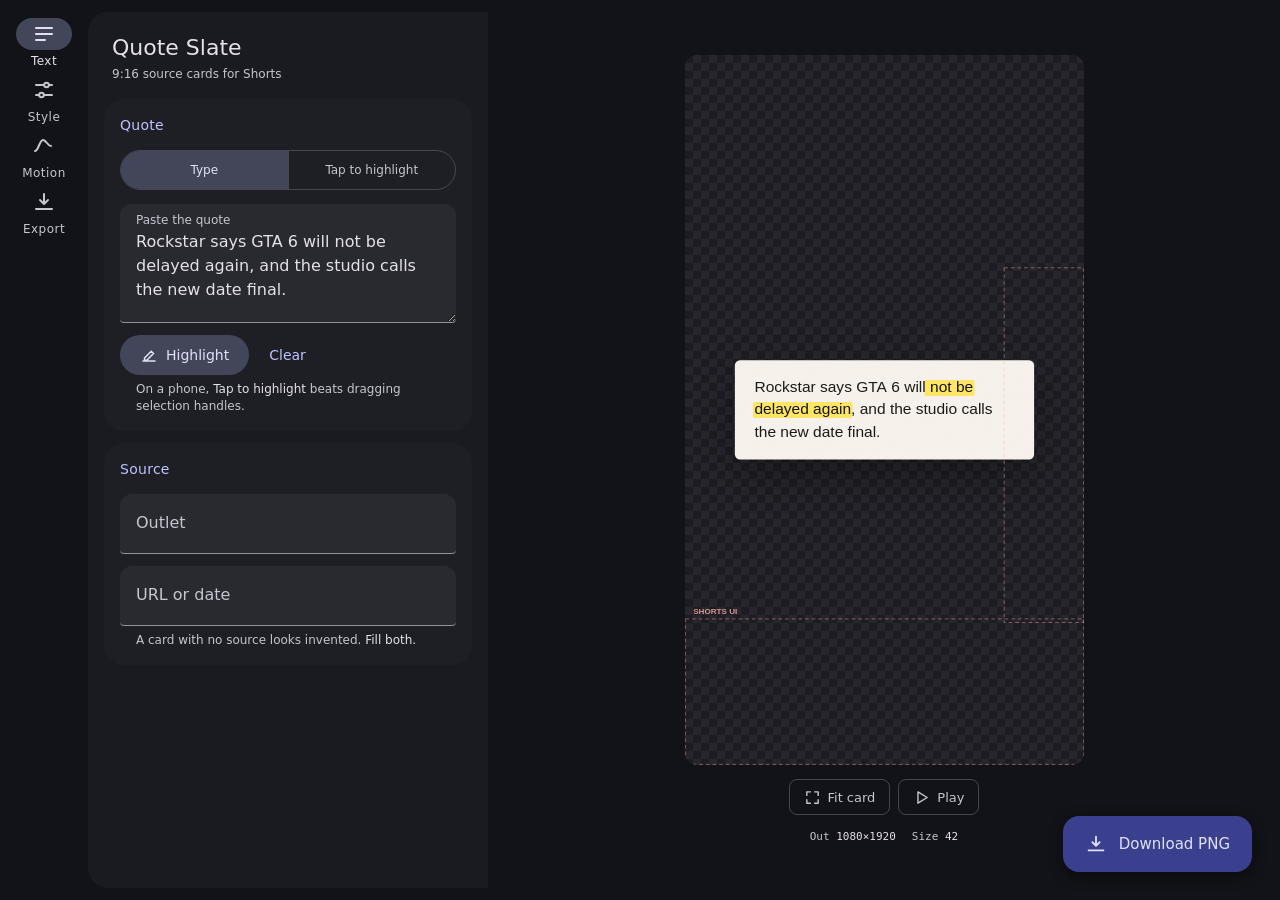
<file: quote-card-generator.html>
<!DOCTYPE html>
<html lang="en">
<head>
<meta charset="utf-8">
<meta name="viewport" content="width=device-width,initial-scale=1,viewport-fit=cover,maximum-scale=1">
<title>Quote Slate</title>
<style>
:root{
  /* Material 3 dark tonal palette — source hue: periwinkle */
  --primary:#BFC2FF; --on-primary:#232876; --primary-container:#3B408E; --on-primary-container:#E0E0FF;
  --secondary:#C4C5DD; --on-secondary:#2D2F42; --secondary-container:#434659; --on-secondary-container:#E0E1F9;
  --tertiary:#E7BAD6; --on-tertiary:#44263C;
  --error:#FFB4AB; --on-error:#690005;
  --surface:#121318; --on-surface:#E4E1E9; --on-surface-var:#C6C5D0;
  --sc-lowest:#0C0E13; --sc-low:#1A1B21; --sc:#1E1F25; --sc-high:#292A30; --sc-highest:#34343B;
  --outline:#90909A; --outline-var:#45464F;
  --inverse-surface:#E4E1E9; --inverse-on-surface:#303036;
  --hl:#FFE566;
  --ui:Roboto,-apple-system,BlinkMacSystemFont,"Segoe UI",system-ui,sans-serif;
  --mono:ui-monospace,"Roboto Mono","SF Mono",Menlo,monospace;
  --ease:cubic-bezier(.2,0,0,1);
}
*{box-sizing:border-box;-webkit-tap-highlight-color:transparent}
html,body{height:100%;overscroll-behavior:none}
body{margin:0;background:var(--surface);color:var(--on-surface);font-family:var(--ui);
  font-size:14px;line-height:1.45;-webkit-font-smoothing:antialiased;-webkit-text-size-adjust:100%}
button,input,select,textarea{font-family:inherit}

.app{display:grid;grid-template-columns:88px minmax(360px,400px) 1fr;height:var(--vh,100dvh)}

/* ---------- navigation ---------- */
.rail{display:flex;flex-direction:column;align-items:center;gap:6px;padding:18px 0;background:var(--surface);flex:none}
.nav{display:flex;flex-direction:column;align-items:center;gap:4px;width:72px;padding:0;background:none;border:0;
  color:var(--on-surface-var);cursor:pointer;font-size:12px;font-weight:500;letter-spacing:.04em}
.nav .ind{width:56px;height:32px;border-radius:16px;display:grid;place-items:center;
  transition:background .2s var(--ease),color .2s var(--ease)}
.nav svg{width:24px;height:24px;fill:none;stroke:currentColor;stroke-width:2;stroke-linecap:round;stroke-linejoin:round}
.nav[aria-selected=true]{color:var(--on-surface)}
.nav[aria-selected=true] .ind{background:var(--secondary-container);color:var(--on-secondary-container)}
.nav:hover .ind{background:var(--sc-high)}
.nav[aria-selected=true]:hover .ind{background:var(--secondary-container)}

/* ---------- panel ---------- */
.panel{display:flex;flex-direction:column;min-height:0;background:var(--sc-low);
  border-radius:20px 0 0 20px;margin:12px 0 12px 0;overflow:hidden}
.topbar{flex:none;padding:20px 24px 12px}
.topbar h1{margin:0;font-size:22px;font-weight:400;letter-spacing:0}
.topbar p{margin:2px 0 0;font-size:12px;color:var(--on-surface-var)}
.pages{flex:1;overflow-y:auto;-webkit-overflow-scrolling:touch;padding:4px 16px 120px}
.page{display:none}
.page[data-on=true]{display:block;animation:in .22s var(--ease)}
@keyframes in{from{opacity:0;transform:translateY(6px)}to{opacity:1;transform:none}}

.card{background:var(--sc);border-radius:20px;padding:16px;margin-bottom:12px}
.card h2{margin:0 0 14px;font-size:14px;font-weight:500;color:var(--primary);letter-spacing:.02em}
.card h2.mt{margin-top:22px}

/* ---------- text fields ---------- */
.field{position:relative;background:var(--sc-high);border-radius:12px 12px 4px 4px;
  border-bottom:1px solid var(--outline);transition:border-color .15s}
.field:focus-within{border-bottom:2px solid var(--primary)}
.field input,.field textarea{width:100%;background:none;border:0;outline:none;color:var(--on-surface);
  font-size:16px;line-height:1.5;padding:26px 16px 9px;resize:vertical;display:block}
.field textarea{min-height:118px}
.field label{position:absolute;left:16px;top:17px;font-size:16px;color:var(--on-surface-var);
  pointer-events:none;transition:.15s var(--ease);transform-origin:left top}
.field:focus-within label,.field .filled+label{top:8px;font-size:12px}
.field:focus-within label{color:var(--primary)}
.support{font-size:12px;color:var(--on-surface-var);margin:6px 0 0;padding:0 16px}
.support b{color:var(--on-surface);font-weight:500}

/* ---------- buttons ---------- */
.btn{border:0;border-radius:20px;height:40px;padding:0 20px;font-size:14px;font-weight:500;
  cursor:pointer;display:inline-flex;align-items:center;gap:8px;transition:filter .15s}
.btn:active{filter:brightness(1.2)}
.btn.tonal{background:var(--secondary-container);color:var(--on-secondary-container)}
.btn.text{background:none;color:var(--primary);padding:0 12px}
.btn svg{width:18px;height:18px;fill:none;stroke:currentColor;stroke-width:2;stroke-linecap:round}
.btn-row{display:flex;gap:8px;margin-top:12px;flex-wrap:wrap}

.segmented{display:flex;border:1px solid var(--outline-var);border-radius:20px;overflow:hidden;height:40px}
.segmented button{flex:1;min-width:0;background:none;border:0;border-right:1px solid var(--outline-var);
  color:var(--on-surface-var);font-size:12px;font-weight:500;cursor:pointer;padding:0 6px;
  white-space:nowrap;overflow:hidden;text-overflow:ellipsis;transition:background .15s}
.segmented button:last-child{border-right:0}
.segmented button:hover{background:var(--sc-high)}
.segmented button[aria-pressed=true]{background:var(--secondary-container);color:var(--on-secondary-container)}

/* ---------- switch rows ---------- */
.swrow{display:flex;align-items:center;justify-content:space-between;gap:16px;
  padding:12px 4px;cursor:pointer;min-height:52px}
.swrow span{font-size:15px}
.swrow small{display:block;font-size:12px;color:var(--on-surface-var);margin-top:2px}
.swrow input{position:absolute;opacity:0;pointer-events:none}
.track{flex:none;width:52px;height:32px;border-radius:16px;background:var(--sc-highest);
  border:2px solid var(--outline);position:relative;transition:.2s var(--ease)}
.track::after{content:"";position:absolute;left:6px;top:6px;width:16px;height:16px;border-radius:50%;
  background:var(--outline);transition:.2s var(--ease)}
.swrow input:checked+.track{background:var(--primary);border-color:var(--primary)}
.swrow input:checked+.track::after{left:26px;top:2px;width:24px;height:24px;background:var(--on-primary)}

/* ---------- sliders ---------- */
.slider{display:flex;align-items:center;gap:14px;margin:2px 0 6px}
.slider input[type=range]{flex:1;-webkit-appearance:none;appearance:none;background:none;height:40px;margin:0}
.slider input[type=range]::-webkit-slider-runnable-track{height:16px;border-radius:8px;
  background:linear-gradient(90deg,var(--primary) 0 var(--p,50%),var(--sc-highest) var(--p,50%) 100%)}
.slider input[type=range]::-webkit-slider-thumb{-webkit-appearance:none;width:4px;height:40px;border-radius:2px;
  background:var(--primary);border:0;margin-top:-12px}
.slider input[type=range]::-moz-range-track{height:16px;border-radius:8px;
  background:linear-gradient(90deg,var(--primary) 0 var(--p,50%),var(--sc-highest) var(--p,50%) 100%)}
.slider input[type=range]::-moz-range-thumb{width:4px;height:40px;border-radius:2px;background:var(--primary);border:0}
.slider output{font-family:var(--mono);font-size:12px;color:var(--on-surface-var);min-width:52px;text-align:right}
.rowlab{display:block;font-size:13px;color:var(--on-surface-var);margin:12px 0 0}

/* ---------- swatches / chips ---------- */
.swatches{display:flex;gap:12px;flex-wrap:wrap;padding:4px 0}
.swatches button{width:40px;height:40px;border-radius:50%;border:0;cursor:pointer;position:relative}
.swatches button[aria-pressed=true]::after{content:"";position:absolute;inset:-5px;border-radius:50%;
  border:2px solid var(--primary)}
.words{display:flex;flex-wrap:wrap;gap:8px;touch-action:pan-y;user-select:none;-webkit-user-select:none;
  background:var(--sc-high);border-radius:16px;padding:14px;min-height:120px;align-content:flex-start}
.w{font-size:15px;background:none;border:1px solid var(--outline-var);color:var(--on-surface);
  border-radius:8px;padding:9px 12px;cursor:pointer;line-height:1;touch-action:pan-y;transition:.12s}
.w.on{background:var(--hl);color:#101014;border-color:var(--hl);font-weight:600}

/* ---------- stage ---------- */
.stage{display:flex;flex-direction:column;align-items:center;justify-content:center;gap:14px;
  padding:24px;overflow:hidden;min-height:0;position:relative}
.viewer{line-height:0;border-radius:12px;overflow:hidden}
#preview{display:block;cursor:zoom-in;box-shadow:0 8px 28px rgba(0,0,0,.5);
  background:conic-gradient(#26262C 25%,#1C1C22 0 50%,#26262C 0 75%,#1C1C22 0) 0 0/16px 16px}
.tools{display:flex;gap:8px;flex-wrap:wrap;justify-content:center}
.chip{height:36px;padding:0 14px;border-radius:8px;border:1px solid var(--outline-var);background:none;
  color:var(--on-surface-var);font-size:13px;font-weight:500;cursor:pointer;display:inline-flex;align-items:center;gap:7px}
.chip svg{width:17px;height:17px;fill:none;stroke:currentColor;stroke-width:2;stroke-linecap:round;stroke-linejoin:round}
.chip[aria-pressed=true]{background:var(--secondary-container);color:var(--on-secondary-container);border-color:transparent}
.readout{display:flex;gap:16px;font-family:var(--mono);font-size:11px;color:var(--on-surface-var);flex-wrap:wrap;justify-content:center}
.readout b{color:var(--on-surface);font-weight:500}
.readout b.warn{color:var(--error)}

/* ---------- FAB ---------- */
.fab{position:fixed;right:28px;bottom:28px;height:56px;padding:0 22px;border:0;border-radius:16px;
  background:var(--primary-container);color:var(--on-primary-container);font-size:15px;font-weight:500;
  cursor:pointer;display:inline-flex;align-items:center;gap:12px;z-index:30;
  box-shadow:0 4px 14px rgba(0,0,0,.45);transition:filter .15s,opacity .2s}
.fab:active{filter:brightness(1.15)}
.fab[disabled]{opacity:.5;cursor:progress}
.fab svg{width:22px;height:22px;fill:none;stroke:currentColor;stroke-width:2;stroke-linecap:round;stroke-linejoin:round}

#curve{width:100%;height:130px;display:block;background:var(--sc-high);border-radius:16px;margin-bottom:4px}

.snack{position:fixed;left:50%;bottom:24px;transform:translate(-50%,20px);background:var(--inverse-surface);
  color:var(--inverse-on-surface);padding:14px 18px;border-radius:8px;font-size:14px;opacity:0;
  pointer-events:none;transition:.22s var(--ease);z-index:60;max-width:min(92vw,420px);text-align:center;
  box-shadow:0 4px 16px rgba(0,0,0,.5)}
.snack.on{opacity:1;transform:translate(-50%,0)}

/* ---------- mobile ---------- */
@media (max-width:900px){
  .app{grid-template-columns:1fr;grid-template-rows:auto minmax(0,1fr) auto}
  .stage{order:1;padding:12px 16px 6px;gap:10px;flex:none}
  .panel{order:2;margin:0;border-radius:20px 20px 0 0;min-height:0}
  .topbar{display:none}
  .pages{padding:16px 16px 108px}
  .rail{order:3;flex-direction:row;justify-content:space-around;align-items:center;gap:0;
    height:calc(80px + env(safe-area-inset-bottom));padding:12px 8px calc(12px + env(safe-area-inset-bottom));
    background:var(--sc);border-top:0}
  .nav{width:auto;flex:1;max-width:110px}
  .fab{right:16px;bottom:calc(96px + env(safe-area-inset-bottom));height:52px;padding:0 18px;font-size:14px}
  .snack{bottom:calc(96px + env(safe-area-inset-bottom))}
}
@media (prefers-reduced-motion:reduce){*{transition:none!important;animation:none!important}}
</style>
</head>
<body>
<div class="app">

  <!-- ============ nav ============ -->
  <nav class="rail" role="tablist">
    <button class="nav" role="tab" data-p="text" aria-selected="true">
      <span class="ind"><svg viewBox="0 0 24 24"><path d="M4 6h16M4 12h16M4 18h9"/></svg></span>Text</button>
    <button class="nav" role="tab" data-p="style" aria-selected="false">
      <span class="ind"><svg viewBox="0 0 24 24"><path d="M4 7h8M17 7h3M4 17h3M12 17h8"/><circle cx="14.5" cy="7" r="2.3"/><circle cx="9.5" cy="17" r="2.3"/></svg></span>Style</button>
    <button class="nav" role="tab" data-p="motion" aria-selected="false">
      <span class="ind"><svg viewBox="0 0 24 24"><path d="M3 17c3.5 0 4.5-11 8-11s4.5 6 8 6"/></svg></span>Motion</button>
    <button class="nav" role="tab" data-p="export" aria-selected="false">
      <span class="ind"><svg viewBox="0 0 24 24"><path d="M12 4v10M8 10l4 4 4-4M4 19h16"/></svg></span>Export</button>
  </nav>

  <!-- ============ panel ============ -->
  <section class="panel">
    <div class="topbar"><h1>Quote Slate</h1><p>9:16 source cards for Shorts</p></div>
    <div class="pages">

      <!-- TEXT -->
      <div class="page" data-page="text" data-on="true">
        <div class="card">
          <h2>Quote</h2>
          <div class="segmented" id="mode" style="margin-bottom:14px">
            <button data-v="type" aria-pressed="true">Type</button>
            <button data-v="tap" aria-pressed="false">Tap to highlight</button>
          </div>

          <div id="typeBox">
            <div class="field"><textarea id="text" placeholder=" " spellcheck="false"></textarea><label for="text">Paste the quote</label></div>
            <div class="btn-row">
              <button class="btn tonal" id="hlBtn"><svg viewBox="0 0 24 24"><path d="M4 20h16M6 16l9-9 3 3-9 9H6z"/></svg>Highlight</button>
              <button class="btn text" id="clearBtn">Clear</button>
            </div>
            <p class="support">On a phone, <b>Tap to highlight</b> beats dragging selection handles.</p>
          </div>

          <div id="tapBox" style="display:none">
            <div class="words" id="words"></div>
            <div class="btn-row"><button class="btn text" id="clearBtn2">Clear highlights</button></div>
            <p class="support">Tap a word to toggle. Drag sideways for a phrase, up and down to scroll.</p>
          </div>
        </div>

        <div class="card">
          <h2>Source</h2>
          <div class="field"><input type="text" id="outlet" placeholder=" " spellcheck="false"><label for="outlet">Outlet</label></div>
          <div style="height:12px"></div>
          <div class="field"><input type="text" id="url" placeholder=" " spellcheck="false"><label for="url">URL or date</label></div>
          <p class="support">A card with no source looks invented. <b>Fill both.</b></p>
        </div>
      </div>

      <!-- STYLE -->
      <div class="page" data-page="style">
        <div class="card">
          <h2>Card</h2>
          <div class="segmented" id="theme"><button data-v="light">Light</button><button data-v="paper" aria-pressed="true">Paper</button><button data-v="dark">Dark</button></div>
          <span class="rowlab">Typeface</span>
          <div class="segmented" id="face" style="margin-top:8px"><button data-v="serif">Serif</button><button data-v="sans" aria-pressed="true">Sans</button><button data-v="mono">Mono</button></div>
        </div>

        <div class="card">
          <h2>Highlight</h2>
          <div class="swatches" id="hlColor">
            <button data-v="#FFE566" style="background:#FFE566" aria-pressed="true"></button>
            <button data-v="#9BF6A5" style="background:#9BF6A5"></button>
            <button data-v="#8BD3FF" style="background:#8BD3FF"></button>
            <button data-v="#FFA8C5" style="background:#FFA8C5"></button>
            <button data-v="#FF7A45" style="background:#FF7A45"></button>
          </div>
          <div class="segmented" id="hlStyle" style="margin-top:14px"><button data-v="marker" aria-pressed="true">Marker</button><button data-v="underline">Underline</button></div>
        </div>

        <div class="card">
          <h2>Size and position</h2>
          <span class="rowlab">Card width</span>
          <div class="slider"><input type="range" id="width" min="45" max="95" value="75"><output id="widthOut"></output></div>
          <span class="rowlab">Text size</span>
          <div class="slider"><input type="range" id="size" min="26" max="72" value="42"><output id="sizeOut"></output></div>
          <span class="rowlab">Vertical position</span>
          <div class="slider"><input type="range" id="ypos" min="-30" max="30" value="0"><output id="yposOut"></output></div>
          <p class="support" style="padding:0">Text size is a target. If the card would run off frame it shrinks to fit.</p>
        </div>

        <div class="card">
          <h2>Extras</h2>
          <label class="swrow"><span>Outlet header bar</span><input type="checkbox" id="header" checked><span class="track"></span></label>
          <label class="swrow"><span>Quotation marks</span><input type="checkbox" id="marks"><span class="track"></span></label>
          <label class="swrow"><span>Shorts UI zones<small>Preview only, never exported</small></span><input type="checkbox" id="guides" checked><span class="track"></span></label>
        </div>
      </div>

      <!-- MOTION -->
      <div class="page" data-page="motion">
        <div class="card">
          <label class="swrow" style="padding-top:0"><span>Animate the card in</span><input type="checkbox" id="anim" checked><span class="track"></span></label>
          <canvas id="curve" width="700" height="260"></canvas>
          <p class="support" id="curveInfo" style="padding:0">—</p>
        </div>

        <div class="card">
          <h2>Timing</h2>
          <span class="rowlab">Duration</span>
          <div class="slider"><input type="range" id="dur" min="8" max="60" value="15"><output id="durOut"></output></div>
          <span class="rowlab">Hold frames after</span>
          <div class="slider"><input type="range" id="hold" min="0" max="60" value="6"><output id="holdOut"></output></div>
        </div>

        <div class="card">
          <h2>Curves</h2>
          <span class="rowlab">Fade</span>
          <div class="segmented" id="fadeEase" style="margin-top:8px"><button data-v="inout" aria-pressed="true">Ease in-out</button><button data-v="out">Ease out</button><button data-v="none">None</button></div>
          <span class="rowlab">Scale</span>
          <div class="segmented" id="scaleEase" style="margin-top:8px"><button data-v="back" aria-pressed="true">Overshoot</button><button data-v="spring">Spring</button><button data-v="smooth">Smooth</button><button data-v="none">None</button></div>
          <span class="rowlab">Scale from</span>
          <div class="slider"><input type="range" id="sFrom" min="40" max="100" value="88"><output id="sFromOut"></output></div>
          <span class="rowlab">Overshoot amount</span>
          <div class="slider"><input type="range" id="over" min="0" max="40" value="17"><output id="overOut"></output></div>
          <span class="rowlab">Rise from below</span>
          <div class="slider"><input type="range" id="drift" min="0" max="160" value="0"><output id="driftOut"></output></div>
        </div>
      </div>

      <!-- EXPORT -->
      <div class="page" data-page="export">
        <div class="card">
          <h2>Format</h2>
          <div class="segmented" id="format">
            <button data-v="png" aria-pressed="true">PNG</button>
            <button data-v="seq">Sequence</button>
            <button data-v="webm">WebM</button>
          </div>
          <p class="support" id="fmtNote" style="padding:0;margin-top:12px">A single still frame of the settled card.</p>
        </div>

        <div class="card">
          <h2>Output</h2>
          <span class="rowlab">Framing</span>
          <div class="segmented" id="crop" style="margin-top:8px"><button data-v="frame" aria-pressed="true">Full 9:16</button><button data-v="card">Card only</button></div>
          <span class="rowlab">Resolution</span>
          <div class="segmented" id="res" style="margin-top:8px"><button data-v="1" aria-pressed="true">1080×1920</button><button data-v="2">2160×3840</button></div>
          <span class="rowlab">Background</span>
          <div class="segmented" id="bg" style="margin-top:8px"><button data-v="transparent" aria-pressed="true">Transparent</button><button data-v="#FFFFFF">White</button><button data-v="#000000">Black</button></div>
          <span class="rowlab">Frame rate</span>
          <div class="segmented" id="fps" style="margin-top:8px"><button data-v="24">24</button><button data-v="25">25</button><button data-v="30" aria-pressed="true">30</button><button data-v="60">60</button></div>
        </div>

        <div class="card">
          <h2>Into Premiere</h2>
          <p class="support" style="padding:0"><b>Sequence</b> keeps the alpha channel. Unzip, then File → Import, select frame 0000 and tick <b>Image Sequence</b>.</p>
          <p class="support" style="padding:0;margin-top:10px"><b>WebM</b> has no alpha, and Premiere may need a plugin to read it at all. Preview format, not delivery.</p>
        </div>
      </div>

    </div>
  </section>

  <!-- ============ stage ============ -->
  <main class="stage">
    <div class="viewer"><canvas id="preview"></canvas></div>
    <div class="tools">
      <button class="chip" id="view" aria-pressed="false"><svg viewBox="0 0 24 24"><path d="M4 9V4h5M20 9V4h-5M4 15v5h5M20 15v5h-5"/></svg><span>Fit card</span></button>
      <button class="chip" id="play"><svg viewBox="0 0 24 24"><path d="M7 4l13 8-13 8z"/></svg><span>Play</span></button>
    </div>
    <div class="readout">
      <div>Out <b id="rOut">—</b></div>
      <div>Size <b id="rFit">—</b></div>
    </div>
  </main>

  <button class="fab" id="dl"><svg viewBox="0 0 24 24"><path d="M12 4v10M8 10l4 4 4-4M4 19h16"/></svg><span id="fabLabel">Download PNG</span></button>
</div>
<div class="snack" id="snack"></div>

<script>
(function(){
"use strict";
const FW=1080,FH=1920;
const FACES={serif:'"Iowan Old Style",Georgia,"Times New Roman",serif',
  sans:'"Helvetica Neue",Helvetica,Arial,sans-serif',
  mono:'ui-monospace,"SF Mono",Menlo,Consolas,monospace'};
const THEMES={
  light:{card:"#FFFFFF",ink:"#12141A",meta:"#6B7280",rule:"#E3E6EA",shadow:"rgba(0,0,0,.30)",grain:0},
  paper:{card:"#F7F3EC",ink:"#1C1A17",meta:"#7A7266",rule:"#E2DACC",shadow:"rgba(0,0,0,.28)",grain:.055},
  dark :{card:"#15171C",ink:"#F2F4F7",meta:"#8B93A0",rule:"#2C313A",shadow:"rgba(0,0,0,.55)",grain:.03}
};
const S={
  text:"Rockstar says GTA 6 will not be delayed again, and the studio calls the new date final.",
  ranges:[[24,45]],outlet:"",url:"",
  theme:"paper",face:"sans",hlColor:"#FFE566",hlStyle:"marker",
  header:true,marks:false,width:75,size:42,ypos:0,guides:true,
  crop:"frame",res:"1",bg:"transparent",fps:"30",format:"png",
  anim:true,dur:15,fadeEase:"inout",scaleEase:"back",sFrom:88,over:17,drift:0,hold:6,
  mode:"type",view:"frame"
};
const $=s=>document.querySelector(s);
const cv=$("#preview"),ctx=cv.getContext("2d");
let lastText=S.text,playing=false,playT0=0,editing=false,viewPinned=false;
const isPhone=()=>window.matchMedia("(max-width:900px)").matches;

function syncVH(){
  const h=(window.visualViewport?window.visualViewport.height:window.innerHeight);
  document.documentElement.style.setProperty("--vh",Math.round(h)+"px");
  draw();
}
if(window.visualViewport){
  window.visualViewport.addEventListener("resize",syncVH);
  window.visualViewport.addEventListener("scroll",syncVH);
}
window.addEventListener("resize",syncVH);

function rr(c,x,y,w,h,r){
  if(c.roundRect){c.beginPath();c.roundRect(x,y,w,h,r);return;}
  r=Math.min(r,w/2,h/2);c.beginPath();c.moveTo(x+r,y);
  c.arcTo(x+w,y,x+w,y+h,r);c.arcTo(x+w,y+h,x,y+h,r);c.arcTo(x,y+h,x,y,r);c.arcTo(x,y,x+w,y,r);c.closePath();
}
const GRAIN=(function(){
  const n=document.createElement("canvas");n.width=n.height=160;
  const g=n.getContext("2d"),d=g.createImageData(160,160);
  for(let i=0;i<d.data.length;i+=4){const v=200+Math.random()*55|0;d.data[i]=d.data[i+1]=d.data[i+2]=v;d.data[i+3]=255;}
  g.putImageData(d,0,0);return n;
})();

/* ---------- ranges ---------- */
function normalize(rs){const a=rs.filter(r=>r[1]>r[0]).sort((x,y)=>x[0]-y[0]),o=[];
  for(const r of a){const l=o[o.length-1];if(l&&r[0]<=l[1])l[1]=Math.max(l[1],r[1]);else o.push([r[0],r[1]]);}return o;}
function subtract(rs,s,e){const o=[];for(const [a,b] of rs){
  if(b<=s||a>=e){o.push([a,b]);continue;}if(a<s)o.push([a,s]);if(b>e)o.push([e,b]);}return o;}
function covered(rs,s,e){return rs.some(([a,b])=>a<=s&&b>=e);}
function bridge(rs){
  rs=normalize(rs);const o=[];
  for(const r of rs){
    const l=o[o.length-1],gap=l?S.text.slice(l[1],r[0]):"x";
    if(l&&gap.length&&!gap.trim())l[1]=r[1];else o.push([r[0],r[1]]);
  }
  return o;
}
function remap(o,n,rs){
  if(o===n)return rs;
  let p=0;const m=Math.min(o.length,n.length);
  while(p<m&&o[p]===n[p])p++;
  let s=0;while(s<m-p&&o[o.length-1-s]===n[n.length-1-s])s++;
  const oe=o.length-s,d=n.length-o.length,out=[];
  for(const [a,b] of rs){
    if(b<=p)out.push([a,b]);
    else if(a>=oe)out.push([a+d,b+d]);
    else{const sub=o.slice(a,b),i=n.indexOf(sub);if(sub.trim()&&i>=0)out.push([i,i+sub.length]);}
  }
  return normalize(out.map(r=>[Math.max(0,r[0]),Math.min(n.length,r[1])]));
}
/* ---------- wrap ---------- */
function wrap(c,text,maxW){
  const lines=[];if(maxW<=0)return lines;let para=0;
  text.split("\n").forEach(pt=>{
    const ps=para;para+=pt.length+1;
    if(!pt.trim()){lines.push([ps,ps]);return;}
    const re=/\S+/g,tk=[];let m;
    while((m=re.exec(pt)))tk.push([ps+m.index,ps+m.index+m[0].length]);
    let ls=0,le=null;
    const chop=(a,b)=>{let i=a;while(i<b){let j=i+1;
      while(j<b&&c.measureText(text.slice(i,j+1)).width<=maxW)j++;
      if(j>=b)return i;lines.push([i,j]);i=j;}return i;};
    const start=t=>{
      if(c.measureText(text.slice(t[0],t[1])).width>maxW){
        const rest=chop(t[0],t[1]);if(rest>=t[1]){le=null;return;}ls=rest;le=t[1];
      }else{ls=t[0];le=t[1];}
    };
    for(const t of tk){
      if(le===null){start(t);continue;}
      if(c.measureText(text.slice(ls,t[1])).width<=maxW)le=t[1];
      else{lines.push([ls,le]);start(t);}
    }
    if(le!==null)lines.push([ls,le]);
  });
  return lines;
}
function segments(text,ls,le,rs){
  const cuts=new Set([ls,le]);
  for(const [a,b] of rs){if(a>ls&&a<le)cuts.add(a);if(b>ls&&b<le)cuts.add(b);}
  const p=[...cuts].sort((x,y)=>x-y),o=[];
  for(let i=0;i<p.length-1;i++)o.push({s:p[i],e:p[i+1],hl:rs.some(([x,y])=>x<=p[i]&&y>=p[i+1])});
  return o;
}
function trackedW(c,s,sp){let w=0;for(const ch of s)w+=c.measureText(ch).width+sp;return Math.max(0,w-sp);}
function drawTracked(c,s,x,y,sp){let cx=x;for(const ch of s){c.fillText(ch,cx,y);cx+=c.measureText(ch).width+sp;}}
function fitLabel(c,str,maxW,fs,tr,weight){
  let f=fs,s=str,g=0;
  const w=()=>{c.font=(weight||"")+f+"px "+FACES.sans;return tr?trackedW(c,s,f*tr):c.measureText(s).width;};
  while(w()>maxW&&f>Math.max(9,fs*0.55)&&g++<80)f-=1;
  if(w()>maxW){while(s.length>2&&w()>maxW)s=s.slice(0,-1);s=s.replace(/\s+$/,"")+"\u2026";}
  return {str:s,fs:f,tr:tr||0};
}
function composeText(){
  const raw=S.text;
  if(!(S.marks&&raw.trim()))return {text:raw,off:0};
  return {text:"\u201C"+raw.trim()+"\u201D",off:1-raw.match(/^\s*/)[0].length};
}
function layout(c,fs){
  const face=FACES[S.face],cardW=FW*(S.width/100),pad=Math.round(fs*1.25);
  const maxW=Math.max(10,cardW-pad*2),lh=fs*1.42;
  const {text,off}=composeText();
  const rs=normalize(S.ranges.map(r=>[r[0]+off,r[1]+off]).map(r=>[Math.max(0,r[0]),Math.min(text.length,r[1])]));
  c.font=fs+"px "+face;
  const lines=text.trim()?wrap(c,text,maxW):[];
  const textH=lines.length?lines.length*lh-(lh-fs*1.05):0;
  let header=null,headH=0;
  if(S.header&&S.outlet.trim()){
    header=fitLabel(c,S.outlet.trim().toUpperCase(),maxW,Math.max(12,Math.round(fs*0.42)),0.14,"600 ");
    headH=header.fs*1.1+pad*0.62;
  }
  let foot=null,footH=0;
  if(S.url.trim()){
    const src=S.url.trim();let ffs=Math.max(11,Math.round(fs*0.40)),g=0,fl;
    do{c.font=ffs+"px "+FACES.sans;fl=wrap(c,src,maxW);if(fl.length<=2)break;ffs-=1;}
    while(ffs>Math.max(10,fs*0.26)&&g++<60);
    foot={src,lines:fl,fs:ffs,lh:ffs*1.34};
    footH=(fl.length-1)*foot.lh+ffs*1.1+pad*0.52;
  }
  const cardH=Math.round(pad*2+headH+textH+footH);
  return {fs,face,cardW,cardH,pad,lh,text,rs,lines,header,headH,foot,footH};
}
function fitLayout(c){
  const maxH=FH*0.92;let fs=S.size,L=layout(c,fs),n=0;
  while(L.cardH>maxH&&fs>14&&n++<80){fs-=1;L=layout(c,fs);}
  L.fitted=fs<S.size;L.overflow=L.cardH>maxH;
  const m=FH*0.025;let y=(FH-L.cardH)/2+(S.ypos/100)*FH;
  if(L.cardH<=FH-m*2)y=Math.min(Math.max(y,m),FH-L.cardH-m);else y=(FH-L.cardH)/2;
  L.x=Math.round((FW-L.cardW)/2);L.y=Math.round(y);
  return L;
}
/* ---------- easing ---------- */
const EASE={
  inout:t=>t<.5?4*t*t*t:1-Math.pow(-2*t+2,3)/2,
  out:t=>1-Math.pow(1-t,3),
  smooth:t=>1-Math.pow(1-t,3),
  back:(t,k)=>{const c1=k,c3=c1+1;return 1+c3*Math.pow(t-1,3)+c1*Math.pow(t-1,2);},
  spring:(t,k)=>{
    if(t<=0)return 0;if(t>=1)return 1;
    const z=6.4-Math.min(k,3.4),w=Math.PI*2*1.12;
    const r=1-Math.exp(-z*t)*Math.cos(w*t);
    const b=t<.85?0:(t-.85)/.15;return r*(1-b)+b;
  }
};
function animAt(t){
  if(!S.anim)return {alpha:1,scale:1,dy:0};
  const k=S.over/10,tt=Math.min(1,Math.max(0,t));
  const fade=S.fadeEase==="none"?1:EASE[S.fadeEase](tt);
  let sc=1;
  if(S.scaleEase!=="none"){
    const f=S.scaleEase==="back"?EASE.back(tt,k):S.scaleEase==="spring"?EASE.spring(tt,k):EASE.smooth(tt);
    sc=(S.sFrom/100)+(1-S.sFrom/100)*f;
  }
  return {alpha:fade,scale:sc,dy:S.drift*(1-EASE.out(tt))};
}
function totalFrames(){const fps=+S.fps;return S.anim?Math.max(1,Math.round(S.dur/30*fps))+S.hold:1;}
/* ---------- paint ---------- */
function paint(c,scale,L,o){
  o=o||{};const T=THEMES[S.theme];
  c.save();c.setTransform(1,0,0,1,0,0);c.clearRect(0,0,c.canvas.width,c.canvas.height);
  if(S.bg!=="transparent"){c.fillStyle=S.bg;c.fillRect(0,0,c.canvas.width,c.canvas.height);}
  c.restore();
  c.setTransform(scale,0,0,scale,0,0);
  c.translate(o.tx||0,o.ty||0);
  c.textBaseline="alphabetic";
  const {x,y,cardW,cardH,pad,fs,lh,text,rs,lines}=L;
  const A=o.anim||{alpha:1,scale:1,dy:0};
  c.save();
  c.globalAlpha=A.alpha;
  const cx=x+cardW/2,cy0=y+cardH/2;
  c.translate(cx,cy0+A.dy);c.scale(A.scale,A.scale);c.translate(-cx,-cy0);
  c.save();
  c.shadowColor=T.shadow;c.shadowBlur=fs*0.9;c.shadowOffsetY=fs*0.35;
  c.fillStyle=T.card;rr(c,x,y,cardW,cardH,Math.round(fs*0.34));c.fill();
  c.restore();
  if(T.grain){
    c.save();rr(c,x,y,cardW,cardH,Math.round(fs*0.34));c.clip();
    c.globalAlpha=A.alpha*T.grain;c.globalCompositeOperation="multiply";
    c.fillStyle=c.createPattern(GRAIN,"repeat");c.fillRect(x,y,cardW,cardH);c.restore();
  }
  let cy=y+pad;
  if(L.header){
    c.font="600 "+L.header.fs+"px "+FACES.sans;c.fillStyle=T.meta;
    drawTracked(c,L.header.str,x+pad,cy+L.header.fs*0.85,L.header.fs*L.header.tr);
    c.fillStyle=T.rule;
    c.fillRect(x+pad,Math.round(cy+L.header.fs*1.55),cardW-pad*2,Math.max(1,Math.round(fs*0.035)));
    cy+=L.headH;
  }
  c.font=fs+"px "+L.face;
  lines.forEach(([ls,le])=>{
    const base=cy+fs*0.82,segs=segments(text,ls,le,rs);
    const pre=i=>c.measureText(text.slice(ls,i)).width;
    segs.forEach(sg=>{
      if(!sg.hl)return;
      const x0=x+pad+pre(sg.s),x1=x+pad+pre(sg.e);
      c.fillStyle=S.hlColor;
      if(S.hlStyle==="marker"){rr(c,x0-fs*0.09,base-fs*0.80,(x1-x0)+fs*0.18,fs*1.03,fs*0.13);c.fill();}
      else{rr(c,x0,base+fs*0.13,(x1-x0),fs*0.19,fs*0.06);c.fill();}
    });
    segs.forEach(sg=>{
      c.fillStyle=(sg.hl&&S.hlStyle==="marker")?"#12141A":T.ink;
      c.fillText(text.slice(sg.s,sg.e),x+pad+pre(sg.s),base);
    });
    cy+=lh;
  });
  if(L.foot){
    cy+=pad*0.52-(lines.length?(lh-fs*1.05):0);
    c.font=L.foot.fs+"px "+FACES.sans;c.fillStyle=T.meta;
    L.foot.lines.forEach(([a,b],i)=>c.fillText(L.foot.src.slice(a,b),x+pad,cy+L.foot.fs*0.78+i*L.foot.lh));
  }
  c.restore();
  if(o.guides){
    c.globalAlpha=1;
    c.strokeStyle="rgba(255,180,171,.6)";c.lineWidth=2;c.setLineDash([10,8]);
    c.strokeRect(1,FH*0.795,FW-2,FH*0.205);
    c.strokeRect(FW*0.80,FH*0.30,FW*0.20-1,FH*0.50);
    c.setLineDash([]);c.fillStyle="rgba(255,180,171,.8)";
    c.font="600 22px "+FACES.sans;c.fillText("SHORTS UI",22,FH*0.795-14);
  }
}
/* ---------- curve ---------- */
function drawCurve(){
  const el=$("#curve");if(!el.offsetParent)return;
  const c=el.getContext("2d"),W=700,H=260;
  c.setTransform(1,0,0,1,0,0);c.clearRect(0,0,W,H);
  const pl=44,pr=22,pt=28,pb=28,gw=W-pl-pr,gh=H-pt-pb;
  c.strokeStyle="#45464F";c.lineWidth=1;
  for(let i=0;i<=4;i++){const y=pt+gh*i/4;c.beginPath();c.moveTo(pl,y);c.lineTo(W-pr,y);c.stroke();}
  c.fillStyle="#C6C5D0";c.font="12px "+FACES.sans;
  c.fillText("100%",4,pt+4);c.fillText("0",4,pt+gh+4);
  let peak=1,peakT=0;
  const k=S.over/10;
  const sfn=t=>{
    if(!S.anim||S.scaleEase==="none")return 1;
    const f=S.scaleEase==="back"?EASE.back(t,k):S.scaleEase==="spring"?EASE.spring(t,k):EASE.smooth(t);
    const v=(S.sFrom/100)+(1-S.sFrom/100)*f;
    if(v>peak){peak=v;peakT=t;}return v;
  };
  for(let i=0;i<=240;i++)sfn(i/240);
  const plot=(fn,col,wd)=>{
    c.strokeStyle=col;c.lineWidth=wd;c.lineJoin="round";c.beginPath();
    for(let i=0;i<=240;i++){const t=i/240,v=fn(t);
      const x=pl+gw*t,y=pt+gh-gh*((v-0.6)/0.55);i?c.lineTo(x,y):c.moveTo(x,y);}
    c.stroke();
  };
  const y100=pt+gh-gh*((1-0.6)/0.55);
  c.strokeStyle="#5A5B66";c.setLineDash([5,5]);c.beginPath();c.moveTo(pl,y100);c.lineTo(W-pr,y100);c.stroke();c.setLineDash([]);
  plot(t=>0.6+0.4*(S.anim&&S.fadeEase!=="none"?EASE[S.fadeEase](t):1),"#C4C5DD",2.5);
  plot(sfn,"#BFC2FF",3.5);
  const fps=+S.fps,af=Math.max(1,Math.round(S.dur/30*fps));
  $("#curveInfo").innerHTML=S.anim
    ? "Peak scale <b>"+(peak*100).toFixed(1)+"%</b> at "+(peakT*100).toFixed(0)+"% through &middot; "
      +af+" animated + "+S.hold+" hold = <b>"+(af+S.hold)+" frames</b> at "+fps+"fps"
    : "Animation off \u2014 still frame only.";
}
/* ---------- preview ---------- */
function viewBox(L){
  if(S.view==="card"){const m=Math.round(L.fs*0.85);
    return {x:L.x-m,y:L.y-m,w:L.cardW+m*2,h:L.cardH+m*2};}
  return {x:0,y:0,w:FW,h:FH};
}
function draw(){
  const L=fitLayout(ctx),vb=viewBox(L);
  const stage=document.querySelector(".stage");
  const vh=parseFloat(getComputedStyle(document.documentElement).getPropertyValue("--vh"))||window.innerHeight;
  const availW=Math.max(140,stage.clientWidth-(isPhone()?32:48));
  const maxH=isPhone()?vh*(editing?0.26:0.36):vh-190;
  const w=Math.min(availW,maxH*vb.w/vb.h),h=w*vb.h/vb.w;
  const dpr=Math.min(window.devicePixelRatio||1,2);
  cv.style.width=Math.round(w)+"px";cv.style.height=Math.round(h)+"px";
  const pw=Math.round(w*dpr),ph=Math.round(h*dpr);
  if(cv.width!==pw||cv.height!==ph){cv.width=pw;cv.height=ph;}
  let A={alpha:1,scale:1,dy:0};
  if(playing){
    const el=(performance.now()-playT0)/1000,d=S.dur/30,tail=S.hold/(+S.fps);
    if(el>d+tail+0.5)playT0=performance.now();
    A=animAt(el/d);
  }
  paint(ctx,pw/vb.w,L,{tx:-vb.x,ty:-vb.y,guides:S.guides&&S.view==="frame",anim:A});
  const k=parseFloat(S.res),m=Math.round(L.fs*1.35);
  $("#rOut").textContent=(S.crop==="card"
    ? Math.round((L.cardW+m*2)*k)+"\u00D7"+Math.round((L.cardH+m*2)*k)
    : (FW*k)+"\u00D7"+(FH*k))+(S.anim&&S.format!=="png"?" \u00B7 "+totalFrames()+"f":"");
  const f=$("#rFit");
  f.textContent=L.overflow?L.fs+" too long":(L.fitted?L.fs+" fit":String(L.fs));
  f.className=L.overflow?"warn":"";
  drawCurve();renderWords();
  if(playing)requestAnimationFrame(draw);
}
/* ---------- zip ---------- */
const CRC=(()=>{const t=new Uint32Array(256);
  for(let i=0;i<256;i++){let c=i;for(let k=0;k<8;k++)c=c&1?0xEDB88320^(c>>>1):c>>>1;t[i]=c>>>0;}return t;})();
function crc32(u){let c=0xFFFFFFFF;for(let i=0;i<u.length;i++)c=CRC[(c^u[i])&255]^(c>>>8);return (c^0xFFFFFFFF)>>>0;}
function makeZip(files){
  const enc=new TextEncoder(),parts=[],cd=[],now=new Date();
  const tm=((now.getHours()<<11)|(now.getMinutes()<<5)|Math.floor(now.getSeconds()/2))&0xFFFF;
  const dt=(((now.getFullYear()-1980)<<9)|((now.getMonth()+1)<<5)|now.getDate())&0xFFFF;
  let off=0;
  for(const f of files){
    const nm=enc.encode(f.name),d=f.data,cr=crc32(d);
    const lh=new Uint8Array(30+nm.length),v=new DataView(lh.buffer);
    v.setUint32(0,0x04034b50,true);v.setUint16(4,20,true);v.setUint16(10,tm,true);v.setUint16(12,dt,true);
    v.setUint32(14,cr,true);v.setUint32(18,d.length,true);v.setUint32(22,d.length,true);v.setUint16(26,nm.length,true);
    lh.set(nm,30);parts.push(lh,d);
    const ch=new Uint8Array(46+nm.length),w=new DataView(ch.buffer);
    w.setUint32(0,0x02014b50,true);w.setUint16(4,20,true);w.setUint16(6,20,true);
    w.setUint16(12,tm,true);w.setUint16(14,dt,true);w.setUint32(16,cr,true);
    w.setUint32(20,d.length,true);w.setUint32(24,d.length,true);w.setUint16(28,nm.length,true);
    w.setUint32(42,off,true);ch.set(nm,46);cd.push(ch);off+=lh.length+d.length;
  }
  const cdSize=cd.reduce((a,c)=>a+c.length,0);
  const e=new Uint8Array(22),ev=new DataView(e.buffer);
  ev.setUint32(0,0x06054b50,true);ev.setUint16(8,files.length,true);ev.setUint16(10,files.length,true);
  ev.setUint32(12,cdSize,true);ev.setUint32(16,off,true);
  return new Blob([...parts,...cd,e],{type:"application/zip"});
}
/* ---------- export ---------- */
function makeCanvas(L,k){
  const out=document.createElement("canvas");
  if(S.crop==="card"){
    const m=Math.round(L.fs*1.35);
    out.width=Math.round((L.cardW+m*2)*k);out.height=Math.round((L.cardH+m*2)*k);
    out._tx=-L.x+m;out._ty=-L.y+m;
  }else{out.width=FW*k;out.height=FH*k;out._tx=0;out._ty=0;}
  return out;
}
function saveBlob(b,name){
  const u=URL.createObjectURL(b),a=document.createElement("a");
  a.href=u;a.download=name;document.body.appendChild(a);a.click();a.remove();
  setTimeout(()=>URL.revokeObjectURL(u),8000);
}
function baseName(){return "slate-"+((S.text.trim().split(/\s+/).slice(0,4).join("-")||"quote").replace(/[^a-z0-9\-]/gi,"").toLowerCase());}
function snack(m,keep){
  const t=$("#snack");t.textContent=m;t.classList.add("on");
  clearTimeout(snack._t);if(!keep)snack._t=setTimeout(()=>t.classList.remove("on"),3200);
}
async function exportStill(){
  const k=parseFloat(S.res),L=fitLayout(document.createElement("canvas").getContext("2d"));
  const out=makeCanvas(L,k);
  paint(out.getContext("2d"),k,L,{tx:out._tx,ty:out._ty,anim:animAt(1)});
  const b=await new Promise(r=>out.toBlob(r,"image/png"));
  if(!b){snack("Export failed.");return;}
  saveBlob(b,baseName()+".png");snack("Saved "+out.width+"\u00D7"+out.height+" PNG");
}
async function exportSeq(){
  const k=parseFloat(S.res),L=fitLayout(document.createElement("canvas").getContext("2d"));
  const out=makeCanvas(L,k),c=out.getContext("2d");
  const fps=+S.fps,af=Math.max(1,Math.round(S.dur/30*fps)),n=af+S.hold,files=[],base=baseName();
  for(let i=0;i<n;i++){
    const t=i<af?(i/(af-1||1)):1;
    paint(c,k,L,{tx:out._tx,ty:out._ty,anim:animAt(t)});
    const b=await new Promise(r=>out.toBlob(r,"image/png"));
    files.push({name:base+"_"+String(i).padStart(4,"0")+".png",data:new Uint8Array(await b.arrayBuffer())});
    snack("Rendering frame "+(i+1)+" of "+n,true);
    await new Promise(r=>setTimeout(r,0));
  }
  saveBlob(makeZip(files),base+"_seq.zip");
  snack(n+" frames saved \u2014 import frame 0000 with Image Sequence ticked");
}
async function exportWebm(){
  if(typeof MediaRecorder==="undefined"||!HTMLCanvasElement.prototype.captureStream){snack("This browser can't record video. Use Sequence.");return;}
  const k=parseFloat(S.res),L=fitLayout(document.createElement("canvas").getContext("2d"));
  const out=makeCanvas(L,k),c=out.getContext("2d");
  const fps=+S.fps,d=S.dur/30,tail=S.hold/fps;
  const mt=["video/webm;codecs=vp9","video/webm;codecs=vp8","video/webm"].find(t=>MediaRecorder.isTypeSupported(t));
  if(!mt){snack("WebM not supported here. Use Sequence.");return;}
  const stream=out.captureStream(0),track=stream.getVideoTracks()[0];
  const rec=new MediaRecorder(stream,{mimeType:mt,videoBitsPerSecond:24e6}),chunks=[];
  rec.ondataavailable=e=>e.data.size&&chunks.push(e.data);
  const done=new Promise(r=>rec.onstop=r);
  rec.start();const t0=performance.now();
  await new Promise(res=>{(function frame(){
    const el=(performance.now()-t0)/1000;
    paint(c,k,L,{tx:out._tx,ty:out._ty,anim:animAt(el/d)});
    if(track.requestFrame)track.requestFrame();
    snack("Recording "+Math.min(100,Math.round(el/(d+tail)*100))+"%",true);
    if(el<d+tail)requestAnimationFrame(frame);else res();
  })();});
  rec.stop();await done;
  saveBlob(new Blob(chunks,{type:mt}),baseName()+".webm");
  snack("Saved WebM \u2014 check it imports before relying on it");
}
$("#dl").addEventListener("click",async()=>{
  const b=$("#dl");b.disabled=true;
  try{
    if(S.format==="png")await exportStill();
    else if(S.format==="seq")await exportSeq();
    else await exportWebm();
  }catch(e){snack("Export failed: "+e.message);}
  b.disabled=false;
});
/* ---------- tap to highlight ---------- */
function renderWords(){
  const box=$("#words");if(S.mode!=="tap")return;
  const re=/\S+/g,frag=document.createDocumentFragment();let m;
  while((m=re.exec(S.text))){
    const s=m.index,e=s+m[0].length;
    const b=document.createElement("button");
    b.className="w"+(covered(S.ranges,s,e)?" on":"");
    b.textContent=m[0];b.dataset.s=s;b.dataset.e=e;
    frag.appendChild(b);
  }
  box.innerHTML="";box.appendChild(frag);
}
function toggleToken(s,e,force){
  const on=covered(S.ranges,s,e),want=force===undefined?!on:force;
  if(want===on)return false;
  S.ranges=want?bridge(S.ranges.concat([[s,e]])):subtract(S.ranges,s,e);
  return true;
}
(function(){
  const box=$("#words");let down=false,mode2,sx=0,sy=0,armed=false;
  box.addEventListener("pointerdown",e=>{
    const w=e.target.closest(".w");if(!w)return;
    down=true;armed=false;sx=e.clientX;sy=e.clientY;
    mode2=!covered(S.ranges,+w.dataset.s,+w.dataset.e);
    if(toggleToken(+w.dataset.s,+w.dataset.e,mode2))draw();
  });
  box.addEventListener("pointermove",e=>{
    if(!down)return;
    if(!armed){
      if(Math.abs(e.clientX-sx)<10&&Math.abs(e.clientY-sy)<10)return;
      if(Math.abs(e.clientY-sy)>Math.abs(e.clientX-sx)){down=false;return;}
      armed=true;box.setPointerCapture(e.pointerId);
    }
    const el=document.elementFromPoint(e.clientX,e.clientY);
    const w=el&&el.closest?el.closest(".w"):null;
    if(w&&toggleToken(+w.dataset.s,+w.dataset.e,mode2))draw();
  });
  const up=e=>{down=false;armed=false;try{box.releasePointerCapture(e.pointerId);}catch(_){}};
  box.addEventListener("pointerup",up);box.addEventListener("pointercancel",up);
})();
/* ---------- fields ---------- */
const ta=$("#text");ta.value=S.text;
function markFilled(el){el.classList.toggle("filled",!!el.value);}
let lastSel=[0,0];
const capSel=()=>{if(document.activeElement===ta)lastSel=[ta.selectionStart,ta.selectionEnd];};
["keyup","mouseup","touchend","select"].forEach(ev=>ta.addEventListener(ev,capSel));
document.addEventListener("selectionchange",capSel);
ta.addEventListener("input",()=>{
  S.ranges=remap(lastText,ta.value,S.ranges);S.text=ta.value;lastText=ta.value;markFilled(ta);draw();
});
function toggleHL(){
  let [s,e]=[ta.selectionStart,ta.selectionEnd];
  if(s===e)[s,e]=lastSel;
  if(s===e){snack("Select some words first.");return;}
  S.ranges=covered(S.ranges,s,e)?subtract(S.ranges,s,e):bridge(S.ranges.concat([[s,e]]));
  draw();
}
$("#hlBtn").addEventListener("click",toggleHL);
$("#clearBtn").addEventListener("click",()=>{S.ranges=[];draw();});
$("#clearBtn2").addEventListener("click",()=>{S.ranges=[];draw();});
document.addEventListener("keydown",e=>{
  if((e.metaKey||e.ctrlKey)&&e.key.toLowerCase()==="h"){e.preventDefault();toggleHL();}
  if((e.metaKey||e.ctrlKey)&&e.key==="Enter"){e.preventDefault();$("#dl").click();}
});
["outlet","url"].forEach(id=>{
  const el=$("#"+id);
  el.addEventListener("input",e=>{S[id]=e.target.value;markFilled(el);draw();});
});
[ta,$("#outlet"),$("#url")].forEach(el=>{
  el.addEventListener("focus",()=>{
    editing=true;
    if(isPhone()&&!viewPinned){S.view="card";setViewChip();}
    setTimeout(()=>{el.scrollIntoView({block:"center",behavior:"smooth"});draw();},250);
    draw();
  });
  el.addEventListener("blur",()=>{editing=false;setTimeout(draw,120);});
});
/* ---------- sliders ---------- */
const SL=[["width",v=>v+"%"],["size",v=>v],["ypos",v=>v],["sFrom",v=>v+"%"],
  ["over",v=>(v/10).toFixed(1)],["drift",v=>v+"px"],["hold",v=>v+"f"],["dur",v=>(v/30).toFixed(2)+"s"]];
function fill(el){const mn=+el.min,mx=+el.max;el.style.setProperty("--p",((el.value-mn)/(mx-mn)*100)+"%");}
SL.forEach(([id,fmt])=>{
  const el=$("#"+id);
  el.addEventListener("input",e=>{S[id]=+e.target.value;$("#"+id+"Out").textContent=fmt(+e.target.value);fill(el);draw();});
  $("#"+id+"Out").textContent=fmt(S[id]);fill(el);
});
["header","marks","guides","anim"].forEach(id=>$("#"+id).addEventListener("change",e=>{S[id]=e.target.checked;draw();}));
const FMT={png:["Download PNG","A single still frame of the settled card."],
  seq:["Download sequence","Numbered PNGs in a zip. Keeps alpha. The one to use in Premiere."],
  webm:["Download WebM","Video with no alpha channel. Premiere may not read it."]};
["theme","face","hlStyle","hlColor","crop","res","bg","fps","fadeEase","scaleEase","format","mode"].forEach(g=>{
  $("#"+g).addEventListener("click",e=>{
    const b=e.target.closest("button");if(!b)return;
    [...e.currentTarget.querySelectorAll("button")].forEach(x=>x.setAttribute("aria-pressed",x===b));
    S[g]=b.dataset.v;
    if(g==="hlColor")document.documentElement.style.setProperty("--hl",b.dataset.v);
    if(g==="format"){$("#fabLabel").textContent=FMT[S.format][0];$("#fmtNote").textContent=FMT[S.format][1];}
    if(g==="mode"){
      $("#typeBox").style.display=S.mode==="type"?"":"none";
      $("#tapBox").style.display=S.mode==="tap"?"":"none";
    }
    draw();
  });
});
document.querySelector(".rail").addEventListener("click",e=>{
  const b=e.target.closest(".nav");if(!b)return;
  document.querySelectorAll(".nav").forEach(x=>x.setAttribute("aria-selected",x===b));
  document.querySelectorAll(".page").forEach(p=>p.dataset.on=(p.dataset.page===b.dataset.p));
  draw();
});
function setViewChip(){
  const b=$("#view");
  b.setAttribute("aria-pressed",S.view==="card");
  b.querySelector("span").textContent=S.view==="card"?"Fit frame":"Fit card";
}
$("#view").addEventListener("click",()=>{S.view=S.view==="frame"?"card":"frame";viewPinned=true;setViewChip();draw();});
cv.addEventListener("click",()=>$("#view").click());
$("#play").addEventListener("click",()=>{
  playing=!playing;
  const b=$("#play");
  b.querySelector("span").textContent=playing?"Stop":"Play";
  b.querySelector("svg").innerHTML=playing?'<rect x="6" y="6" width="12" height="12" rx="2"></rect>':'<path d="M7 4l13 8-13 8z"></path>';
  b.setAttribute("aria-pressed",playing);
  if(playing)playT0=performance.now();
  draw();
});
document.documentElement.style.setProperty("--hl",S.hlColor);
markFilled(ta);syncVH();draw();setTimeout(draw,150);
})();
</script>
</body>
</html>
</file>
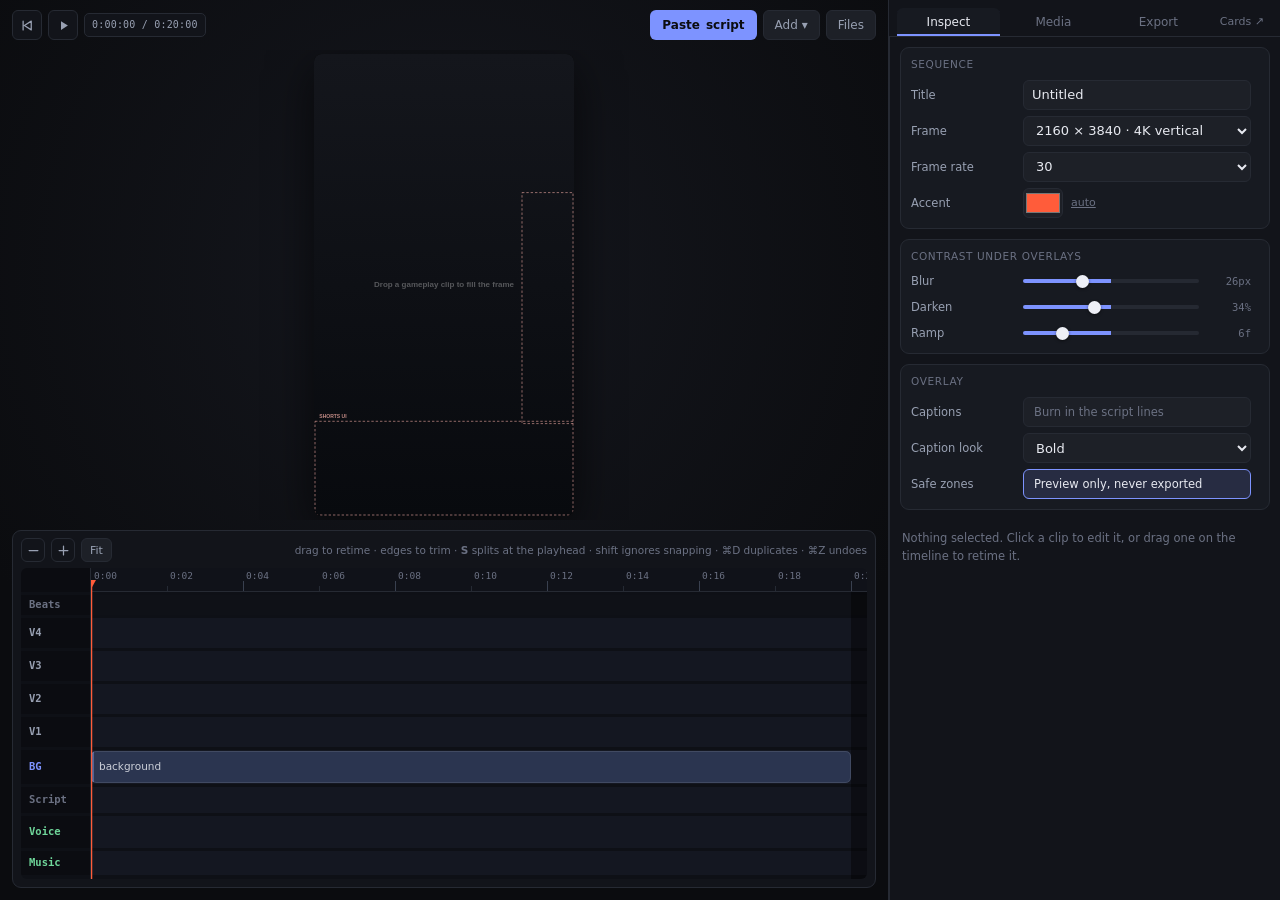
<file: studio.html>
<!DOCTYPE html>
<html lang="en">
<head>
<meta charset="utf-8">
<!-- interactive-widget=resizes-content makes the on-screen keyboard shrink the
     layout viewport, so a fixed bottom sheet sits above the keyboard rather
     than behind it. maximum-scale stops the double-tap zoom that would
     otherwise fight the timeline's own gestures. -->
<meta name="viewport" content="width=device-width,initial-scale=1,viewport-fit=cover,maximum-scale=1,interactive-widget=resizes-content">
<meta name="theme-color" content="#0B0C0F">
<title>Palm Static Studio</title>
<link rel="stylesheet" href="assets/css/app.css">
<link rel="stylesheet" href="assets/css/studio.css">
</head>
<body>
<div class="studio">

  <!-- ── left: viewer over timeline ─────────────────────────────────────── -->
  <main class="stage2">
    <div class="tbar">
      <button class="fab" id="home" title="Go to the start (Home)">
        <svg viewBox="0 0 24 24"><path d="M18 5v14L7 12zM5 5v14"/></svg></button>
      <button class="fab" id="play" aria-pressed="false" title="Play / pause (space)">
        <svg viewBox="0 0 24 24"><path d="M8 5l11 7-11 7z"/></svg></button>
      <span class="badge" id="tcRead">0:00:00</span>
      <span class="sp"></span>
      <button class="btn accent" id="paste" title="Paste a Claude shotlist or script">Paste<span class="wide-only"> script</span></button>
      <div class="popwrap">
        <button class="btn" id="add" title="Add an element at the playhead">Add ▾</button>
        <div class="pop" id="addPop"></div>
      </div>
      <label class="btn" for="pick" title="Load gameplay, images and the voiceover">Files</label>
      <input type="file" id="pick" multiple accept="video/*,image/*,audio/*" hidden>
    </div>

    <div class="pwrap"><canvas id="pv"></canvas></div>

    <div class="tlwrap">
      <div class="tlbar">
        <button class="fab sm" id="zout" title="Zoom out (−)">
          <svg viewBox="0 0 24 24"><path d="M5 12h14"/></svg></button>
        <button class="fab sm" id="zin" title="Zoom in (+)">
          <svg viewBox="0 0 24 24"><path d="M12 5v14M5 12h14"/></svg></button>
        <button class="btn sm" id="fit" title="Fit the whole sequence (F)">Fit</button>
        <span class="sp"></span>
        <span class="hintbar">drag to retime · edges to trim · <b>S</b> splits at the playhead · shift ignores snapping · ⌘D duplicates · ⌘Z undoes</span>
      </div>
      <canvas id="tl"></canvas>
    </div>
  </main>

  <!-- ── right: inspect / media / export ────────────────────────────────── -->
  <section class="side">
    <div class="tabs" id="tabs">
      <button data-tab="inspect" aria-pressed="true">Inspect</button>
      <button data-tab="media" aria-pressed="false">Media</button>
      <button data-tab="export" aria-pressed="false">Export</button>
      <a class="tablink" href="index.html" title="The single-card quote and social generator">Cards ↗</a>
    </div>

    <div class="pane insp" data-pane="inspect">
      <div id="insp"></div>
    </div>

    <div class="pane hide" data-pane="media">
      <div class="igroup">
        <div class="ihead">Loaded files</div>
        <div id="mediaList" class="mlist"></div>
        <div id="missing"></div>
        <!-- The same input the tool bar uses. Dragging a file in is a desktop
             gesture that does not exist on a phone, so the picker has to be
             here too, next to the list it fills. -->
        <label class="btn wide pickbtn" for="pick">Choose files</label>
        <p class="ptext" id="mediaHow"></p>
      </div>
      <div class="igroup">
        <div class="ihead">How this works</div>
        <p class="ptext">The gameplay fills the frame and is always muted — only the
        voiceover is heard. Images are matched to the names in the shotlist, so
        <code>src=haaland</code> finds <code>haaland.jpg</code> whatever else is in
        the file name.</p>
        <p class="ptext">Select the <b>BG</b> clip to reposition the gameplay: zoom in and
        move it when a particular part of the action should be on screen. Press
        <b>Split</b> where the framing should change, and give each half its own
        zoom and position.</p>
      </div>
      <div class="igroup">
        <div class="ihead">Start over</div>
        <button class="btn wide" id="reset">Clear the timeline</button>
      </div>
    </div>

    <div class="pane hide" data-pane="export">
      <div class="igroup">
        <div class="ihead">Output</div>
        <div class="irow"><label class="ilab">Format</label>
          <select class="ifield" id="xFmt">
            <option value="mp4">MP4 · H.264 + AAC</option>
            <option value="seq">PNG frames + WAV (zip)</option>
          </select></div>
        <div class="irow"><label class="ilab">Size</label>
          <select class="ifield" id="xRes">
            <option value="2160x3840">2160 × 3840 · 4K vertical</option>
            <option value="1080x1920">1080 × 1920 · HD vertical</option>
            <option value="3840x2160">3840 × 2160 · 4K wide</option>
            <option value="1920x1080">1920 × 1080 · HD wide</option>
          </select></div>
        <div class="irow"><label class="ilab">Frame rate</label>
          <select class="ifield" id="xFps">
            <option value="30" selected>30</option>
            <option value="24">24</option>
            <option value="25">25</option>
            <option value="60">60</option>
          </select></div>
        <div class="irow"><label class="ilab">Bitrate</label>
          <input class="ifield num" id="xRate" type="number" min="1" max="200" step="1">
          <span class="ihint">Mb/s</span></div>
        <p class="ptext" id="xNote"></p>
      </div>
      <div class="igroup">
        <div class="ihead">Render</div>
        <button class="btn accent wide" id="render">Export the video</button>
        <button class="btn wide hide" id="cancel">Stop</button>
        <div class="xbar"><i id="xBar"></i></div>
        <div class="xstat" id="xStat">Ready.</div>
        <p class="ptext">Every frame is rendered and encoded one at a time, so a slow
        machine takes longer rather than dropping frames. Leave the tab in front
        while it runs.</p>
      </div>
      <div class="igroup">
        <div class="ihead">Claude</div>
        <button class="btn wide" id="spec">The format spec</button>
        <p class="ptext">Put it in your project knowledge and Claude ends every script
        with a <code>shotlist</code> block that lands on this timeline in one paste.
        Copy it, share it straight into another app, or save it as a
        <code>.md</code> — and the text is selectable either way, so a long-press
        works when nothing else does.</p>
      </div>
    </div>
  </section>
</div>

<!-- ── paste sheet ──────────────────────────────────────────────────────── -->
<div class="modal" id="pasteWrap">
  <div class="sheet">
    <div class="sheeth">Paste the whole Claude answer, or just the
      <code>shotlist</code> block</div>
    <textarea id="pasteBox" spellcheck="false"
      placeholder="Paste here. A shotlist block is read exactly; a plain script is read as a starting point — spoken timing gets estimated and the visual beats become notes."></textarea>
    <div class="sheetf">
      <button class="btn" id="pasteCancel">Cancel</button>
      <button class="btn accent" id="pasteGo">Build the timeline</button>
    </div>
  </div>
</div>

<!-- ── the format spec ──────────────────────────────────────────────────────
     Its own sheet, not the import one. The spec used to be dumped into the
     paste box, whose primary button says "Build the timeline" — one tap from
     replacing the sequence with the instruction manual. -->
<div class="modal" id="specWrap">
  <div class="sheet">
    <div class="sheeth">The format spec — put this in your Claude project knowledge</div>
    <textarea id="specBox" readonly spellcheck="false"></textarea>
    <div class="sheetf">
      <button class="btn" id="specClose">Close</button>
      <button class="btn hide" id="specShare">Share</button>
      <button class="btn" id="specSave">Save .md</button>
      <button class="btn accent" id="specCopy">Copy</button>
    </div>
  </div>
</div>

<div id="snack"></div>
<div class="dropveil">Drop to load</div>

<script type="module" src="assets/js/studio/app.js"></script>
<noscript><p style="padding:24px;color:#E7E9F0">This tool needs JavaScript.</p></noscript>
</body>
</html>
</file>
<file: assets/css/app.css>
/* ============ tokens: dark-only tool chrome ============ */
:root{
  --bg:#0B0C0F; --panel:#12141A; --sub-panel:#171A21;
  --input:#1D2027; --input-hi:#252932; --line:#262A33; --line-2:#333844;
  --fg:#E7E9F0; --fg-2:#98A0B2; --fg-3:#6B7183;
  --acc:#7D93FF; --acc-soft:rgba(125,147,255,.15); --acc-ink:#0B0C0F;
  --warn:#FF8E7E; --ok:#6FD69A;
  --hl:#FFA8C5;
  --ui:-apple-system,BlinkMacSystemFont,"Segoe UI",Inter,Roboto,system-ui,sans-serif;
  --mono:ui-monospace,"SF Mono","Roboto Mono",Menlo,monospace;
  --r:6px; --r-lg:9px;
  --ctl:30px;              /* control height */
  --lab:94px;              /* label column */
  --insp-w:410px;          /* the canvas is height-bound, so column width is free */
}
*{box-sizing:border-box;-webkit-tap-highlight-color:transparent;min-width:0}
html,body{height:100%;overflow:hidden;overscroll-behavior:none}
body{margin:0;background:var(--bg);color:var(--fg);font-family:var(--ui);font-size:13px;
  line-height:1.4;-webkit-font-smoothing:antialiased;-webkit-text-size-adjust:100%}
button,input,select,textarea{font-family:inherit;font-size:inherit;color:inherit}
.hide{display:none!important}

*{scrollbar-width:thin;scrollbar-color:var(--line-2) transparent}
*::-webkit-scrollbar{width:9px;height:9px}
*::-webkit-scrollbar-track{background:transparent}
*::-webkit-scrollbar-thumb{background:var(--line-2);border-radius:9px;border:2px solid transparent;background-clip:content-box}
*::-webkit-scrollbar-thumb:hover{background:#454b59;background-clip:content-box}

/* ============ shell ============ */
.app{display:grid;grid-template-columns:1fr var(--insp-w);height:100dvh;height:var(--vh,100dvh);overflow:hidden}
@media (max-width:900px){
  /* --vh tracks the visual viewport, so the shell covers exactly the visible
     area whether or not the browser shrinks the layout viewport for the
     keyboard. html/body carry the nav bar colour so even a rounding-sized
     sliver behind the shell is invisible rather than a black band. */
  html,body{height:100%;background:var(--sub-panel);overflow:hidden}
  .app{position:fixed;left:0;right:0;top:var(--vvTop,0px);
       height:var(--vh,100%);max-height:var(--vh,100%)}
}

/* ---- canvas stage ----
   Three bands. Only the middle one resizes, so the tools and the ruler hold
   their position whatever the canvas does — and neither sits on the artwork. */
.stage{display:flex;flex-direction:column;align-items:center;gap:10px;
  padding:14px 18px;min-height:0;min-width:0;overflow:hidden;background:
    radial-gradient(circle at 50% 38%,#15171E 0%,var(--bg) 72%)}
.sbar{flex:none;display:flex;align-items:center;gap:6px;width:100%;max-width:620px}
.sbar .sp{flex:1;min-width:8px}
/* flex:1 with min-height:0 means the canvas gets what is left and can never push
   the bands around — the sizing is one-way */
.cwrap{flex:1;min-height:0;width:100%;display:grid;place-items:center;overflow:hidden}
.viewer{line-height:0;border-radius:10px;overflow:hidden}
#preview{display:block;cursor:zoom-in;box-shadow:0 12px 40px rgba(0,0,0,.55);
  background:conic-gradient(#22242B 25%,#191B21 0 50%,#22242B 0 75%,#191B21 0) 0 0/18px 18px}

/* ---- stage tool bar ---- */
.badge{flex:none;font-family:var(--mono);font-size:10px;letter-spacing:.02em;color:var(--fg-2);
  background:var(--panel);border:1px solid var(--line);
  border-radius:5px;padding:4px 7px;white-space:nowrap;
  overflow:hidden;text-overflow:ellipsis}
.badge.dim{color:var(--fg-3)}
.badge b{color:var(--fg-2);font-weight:500}
.badge b.warn{color:var(--warn)}
.fab{flex:none;width:30px;height:30px;padding:0;border-radius:var(--r);cursor:pointer;
  display:grid;place-items:center;color:var(--fg-2);background:var(--panel);
  border:1px solid var(--line)}
.fab:hover{background:var(--input-hi);color:var(--fg)}
.fab svg{width:15px;height:15px;fill:none;stroke:currentColor;stroke-width:2;stroke-linecap:round;stroke-linejoin:round}
#play svg{fill:currentColor;stroke:none}
.fab[aria-pressed=true]{background:var(--acc);border-color:transparent;color:var(--acc-ink)}
a.fab{text-decoration:none}

/* ---- frame timeline ---- */
.tl{flex:none;display:flex;align-items:center;gap:8px;width:100%;max-width:620px}
#tlBar{flex:1;min-width:0;height:34px;display:block;touch-action:none;cursor:ew-resize;
  background:var(--panel);border:1px solid var(--line);border-radius:var(--r)}
.tl-read{flex:none;height:26px;padding:0 8px;border-radius:var(--r);border:1px solid var(--line);
  background:var(--panel);color:var(--fg-3);font-family:var(--mono);font-size:10.5px;cursor:pointer}
.tl-read:hover{background:var(--input-hi);color:var(--fg-2)}
.tl-read b{color:var(--fg);font-weight:500}

/* ---- inspector ---- */
.insp{display:flex;flex-direction:column;min-height:0;background:var(--panel);border-left:1px solid var(--line)}
.insp-top{flex:none;display:flex;align-items:center;gap:8px;padding:10px 12px;border-bottom:1px solid var(--line)}
.insp-top .mark{font-size:12px;font-weight:600;letter-spacing:.02em;color:var(--fg-2);flex:none}
.tabs{flex:none;display:flex;gap:2px;padding:6px 8px;border-bottom:1px solid var(--line)}
.tabs button{flex:1;height:28px;background:none;border:0;border-radius:var(--r);color:var(--fg-3);
  font-size:12px;font-weight:600;cursor:pointer;transition:background .1s,color .1s}
.tabs button:hover{background:var(--input);color:var(--fg-2)}
.tabs button[aria-selected=true]{background:var(--acc-soft);color:var(--acc)}

.pages{flex:1;overflow-y:auto;overflow-x:hidden;-webkit-overflow-scrolling:touch;padding:2px 0 14px}
.page{display:none}
.page[data-on=true]{display:block}

.insp-foot{flex:none;padding:9px 12px;border-top:1px solid var(--line);display:flex;align-items:center;gap:9px}
#dl{flex:1;height:34px;border:0;border-radius:var(--r);background:var(--acc);color:var(--acc-ink);
  font-size:13px;font-weight:650;cursor:pointer;display:inline-flex;align-items:center;justify-content:center;gap:7px}
#dl:hover{filter:brightness(1.08)}
#dl[disabled]{opacity:.5;cursor:progress}
#dl svg{width:15px;height:15px;fill:none;stroke:currentColor;stroke-width:2.2;stroke-linecap:round;stroke-linejoin:round}

/* ============ dense rows ============ */
.cap{display:flex;align-items:center;gap:8px;margin:18px 14px 8px;font-size:10px;font-weight:700;
  letter-spacing:.09em;text-transform:uppercase;color:var(--fg-3)}
.cap::after{content:"";flex:1;height:1px;background:var(--line)}
.cap:first-child{margin-top:12px}

.row{display:grid;grid-template-columns:var(--lab) 1fr;align-items:center;gap:10px;
  padding:3px 14px;min-height:33px}
.row.sl{grid-template-columns:var(--lab) 1fr 46px 20px}
.row.wide{grid-template-columns:1fr}
/* two numeric fields sharing a row — the Influence / Speed pairs */
.row.duo{grid-template-columns:var(--lab) 1fr 1fr}
.fld{display:flex;align-items:center;gap:5px}
.fld .num{text-align:right}
.fld i{font-family:var(--mono);font-size:10.5px;color:var(--fg-3);font-style:normal;flex:none;width:9px}
.row>label,.row>.rl{font-size:11.5px;color:var(--fg-2);overflow:hidden;text-overflow:ellipsis;white-space:nowrap}

/* ---- per-element visibility eye ----
   Lives on the row it governs. The row stays and its control stays editable when
   hidden — dimmed rather than removed, so you can fill a field in before showing
   it and the state is never ambiguous. */
.row.hasEye{grid-template-columns:var(--lab) 1fr auto}
.row.sl.hasEye{grid-template-columns:var(--lab) 1fr 46px 20px auto}
.eye{flex:none;width:26px;height:26px;padding:0;border:0;border-radius:5px;cursor:pointer;
  background:none;color:var(--fg-3);display:grid;place-items:center}
.eye svg{width:15px;height:15px;fill:none;stroke:currentColor;stroke-width:1.7;
  stroke-linecap:round;stroke-linejoin:round}
.eye:hover{background:var(--input-hi);color:var(--fg)}
.eye[aria-pressed=true]{color:var(--acc)}
.row[data-off=true]>label,.row[data-off=true]>.rl,
.drop[data-off=true] .lb{opacity:.42}
.row[data-off=true] .txt,.row[data-off=true] .seg,
.drop[data-off=true] .th{opacity:.42}
.drop[data-off=true]{border-style:solid}

/* a once-per-image or once-per-look group, folded away by default */
.fold{margin:0}
.fold>summary{list-style:none;cursor:pointer;font-size:11px;color:var(--acc);
  padding:5px 14px;border-radius:4px;display:inline-flex;align-items:center;gap:5px;
  margin:0 0 0 calc(var(--lab) + 14px - 14px)}
.fold>summary::-webkit-details-marker{display:none}
.fold>summary::before{content:"";width:0;height:0;flex:none;
  border-left:4px solid currentColor;border-top:3.5px solid transparent;
  border-bottom:3.5px solid transparent;transition:transform .14s var(--e-out)}
.fold[open]>summary::before{transform:rotate(90deg) translateX(1px)}
.fold>summary:hover{background:var(--acc-soft)}
/* a whole section rather than a sub-group: the summary reads as a caption */
.fold.sec>summary{margin:18px 14px 8px;padding:0;font-size:10px;font-weight:700;
  letter-spacing:.09em;text-transform:uppercase;color:var(--fg-3);gap:7px}
.fold.sec>summary::after{content:"";flex:1;height:1px;background:var(--line)}
.fold.sec>summary:hover{background:none;color:var(--acc)}
.fold.sec[open]>summary{color:var(--acc)}
.row.stack{display:block;padding:3px 12px}
.row.stack>label{display:block;margin-bottom:5px}
.note{font-size:11px;color:var(--fg-3);padding:4px 12px 2px;line-height:1.45}
.note b{color:var(--fg-2);font-weight:600}
.btn-row{display:flex;gap:6px;padding:6px 12px 2px}

/* text inputs */
.txt{width:100%;height:var(--ctl);background:var(--input);border:1px solid var(--line);
  border-radius:var(--r);padding:0 8px;outline:none;transition:border-color .1s}
.txt:hover{background:var(--input-hi)}
.txt:focus{border-color:var(--acc);background:var(--input)}
.txt::placeholder{color:var(--fg-3)}
/* The quote field is a transparent textarea over a mirror div that repeats the
   same text, so highlighted ranges can be shown behind the caret. Both layers
   must share every metric or the two drift apart. */
.taWrap{position:relative;background:var(--input);border:1px solid var(--line);
  border-radius:var(--r);transition:border-color .1s,background .1s}
.taWrap:hover{background:var(--input-hi)}
.taWrap:focus-within{border-color:var(--acc);background:var(--input);
  box-shadow:0 0 0 3px var(--acc-soft)}
.taWrap textarea,.taMirror{
  font-family:inherit;font-size:13.5px;line-height:1.5;
  padding:7px 8px;margin:0;border:0;
  white-space:pre-wrap;overflow-wrap:break-word;word-break:normal;letter-spacing:normal}
.taWrap textarea{position:relative;z-index:1;display:block;width:100%;
  min-height:72px;max-height:210px;overflow-y:auto;resize:none;
  background:transparent;color:var(--fg);outline:none}
.taWrap textarea::placeholder{color:var(--fg-3)}
.taMirror{position:absolute;inset:0;z-index:0;overflow:hidden;
  color:transparent;pointer-events:none;user-select:none}
/* deliberately not the marker colour — this is a hint, not a preview */
.taMirror mark{background:rgba(125,147,255,.22);color:transparent;border-radius:3px;
  box-shadow:0 1px 0 rgba(125,147,255,.55) inset,0 -1px 0 rgba(125,147,255,.55) inset}
.txt.mono{font-family:var(--mono);text-transform:uppercase}
/* hex wants uppercase; a cubic-bezier() literal does not */
.txt.mono.lc{text-transform:none}

/* numeric field beside a slider */
.num{width:100%;height:24px;background:var(--input);border:1px solid var(--line);border-radius:5px;
  font-family:var(--mono);font-size:11.5px;text-align:right;padding:0 5px;outline:none}
.num:hover{background:var(--input-hi)}
.num:focus{border-color:var(--acc)}
.unit{font-family:var(--mono);font-size:10.5px;color:var(--fg-3)}

/* buttons */
.btn{height:27px;padding:0 10px;border-radius:var(--r);border:1px solid var(--line);
  background:var(--input);color:var(--fg);font-size:12px;font-weight:500;cursor:pointer;
  display:inline-flex;align-items:center;gap:6px}
.btn:hover{background:var(--input-hi)}
.btn.ghost{background:none;border-color:transparent;color:var(--acc)}
.btn.ghost:hover{background:var(--acc-soft)}
.btn.sq{width:var(--ctl);height:var(--ctl);padding:0;justify-content:center;flex:none}
.btn svg{width:14px;height:14px;fill:none;stroke:currentColor;stroke-width:2;stroke-linecap:round}
/* a row whose control is a combo plus a square action button */
.row:has(>.combo+.btn.sq){grid-template-columns:var(--lab) 1fr auto}

/* segmented */
.seg{display:flex;height:var(--ctl);background:var(--input);border:1px solid var(--line);
  border-radius:var(--r);padding:2px;gap:2px}
.seg button{flex:1 1 0;min-width:0;background:none;border:0;border-radius:4px;color:var(--fg-3);
  font-size:11.5px;font-weight:600;cursor:pointer;padding:0 3px;white-space:nowrap;
  overflow:hidden;text-overflow:ellipsis;transition:background .1s,color .1s}
.seg button:hover{color:var(--fg)}
.seg button[aria-pressed=true]{background:var(--acc-soft);color:var(--acc)}

/* switch */
.sw{position:relative;display:flex;align-items:center;justify-content:flex-end;cursor:pointer}
.sw input{position:absolute;opacity:0;width:1px;height:1px;pointer-events:none}
.sw .tr{width:32px;height:18px;border-radius:9px;background:var(--input-hi);
  border:1px solid var(--line-2);position:relative;transition:.14s;flex:none}
.sw .tr::after{content:"";position:absolute;left:2px;top:2px;width:12px;height:12px;border-radius:50%;
  background:var(--fg-3);transition:.14s}
.sw input:checked+.tr{background:var(--acc);border-color:var(--acc)}
.sw input:checked+.tr::after{left:16px;background:var(--acc-ink)}
.sw input:focus-visible+.tr{outline:2px solid var(--acc);outline-offset:2px}
.rowsw{grid-template-columns:1fr auto}
.rowsw .rl small{display:block;font-size:10.5px;color:var(--fg-3);margin-top:1px;white-space:normal}

/* sliders — fill tracks the handle exactly */
input[type=range]{-webkit-appearance:none;appearance:none;background:none;width:100%;height:20px;margin:0;cursor:pointer}
input[type=range]::-webkit-slider-runnable-track{height:4px;border-radius:2px;
  background:linear-gradient(90deg,var(--acc) 0 var(--fill,50%),var(--input-hi) var(--fill,50%) 100%)}
input[type=range]::-webkit-slider-thumb{-webkit-appearance:none;width:13px;height:13px;border-radius:50%;
  background:#EDEFF6;border:0;box-shadow:0 1px 3px rgba(0,0,0,.5);margin-top:-4.5px}
input[type=range]::-moz-range-track{height:4px;border-radius:2px;background:var(--input-hi)}
input[type=range]::-moz-range-progress{height:4px;border-radius:2px;background:var(--acc)}
input[type=range]::-moz-range-thumb{width:13px;height:13px;border-radius:50%;background:#EDEFF6;border:0}
input[type=range]:focus-visible::-webkit-slider-thumb{box-shadow:0 0 0 3px var(--acc-soft)}

/* colour swatches */
.sw-grid{display:flex;gap:6px;align-items:center;flex-wrap:wrap}
.sw-grid button{width:24px;height:24px;border-radius:5px;border:1px solid rgba(255,255,255,.14);
  cursor:pointer;position:relative;flex:none;padding:0}
.sw-grid button[aria-pressed=true]{box-shadow:0 0 0 2px var(--acc)}
.pick{position:relative;width:24px;height:24px;border-radius:5px;flex:none;overflow:hidden;cursor:pointer;
  background:conic-gradient(#f66,#fd6,#6f9,#6cf,#a6f,#f66);border:1px solid rgba(255,255,255,.14)}
.pick input{position:absolute;inset:-6px;width:40px;height:40px;border:0;padding:0;background:none;cursor:pointer;opacity:0}
.pick[data-active=true]{box-shadow:0 0 0 2px var(--acc)}

/* autocomplete */
.ac{list-style:none;margin:4px 12px 0;padding:4px;background:var(--sub-panel);border:1px solid var(--line-2);
  border-radius:var(--r);max-height:214px;overflow-y:auto;display:none;box-shadow:0 8px 24px rgba(0,0,0,.55)}
.ac[data-open=true]{display:block}
.ac li{display:flex;align-items:center;justify-content:space-between;gap:8px;padding:6px 8px;
  border-radius:4px;cursor:pointer;font-size:12.5px}
.ac li small{color:var(--fg-3);font-size:10.5px;font-family:var(--mono);flex:none;
  overflow:hidden;text-overflow:ellipsis;max-width:46%}
.ac li b{font-weight:500;overflow:hidden;text-overflow:ellipsis;white-space:nowrap}
.ac li[aria-selected=true]{background:var(--acc-soft);color:var(--acc)}
.ac li[aria-selected=true] small{color:var(--acc)}

/* image drop */
.drop{display:flex;align-items:center;gap:8px;background:var(--input);border:1px dashed var(--line-2);
  border-radius:var(--r);padding:7px;cursor:pointer;margin:3px 12px}
.drop:hover{border-color:var(--acc);background:var(--input-hi)}
.drop .th{width:32px;height:32px;border-radius:4px;flex:none;background:var(--input-hi);
  background-size:cover;background-position:center;display:grid;place-items:center;color:var(--fg-3)}
.drop .th svg{width:15px;height:15px;fill:none;stroke:currentColor;stroke-width:1.8}
.drop .lb{flex:1;min-width:0;font-size:11.5px}
.drop .lb small{display:block;color:var(--fg-3);font-size:10.5px;margin-top:1px;
  white-space:nowrap;overflow:hidden;text-overflow:ellipsis}
/* kept in the layout but invisible — display:none breaks activation */
.drop input[type=file]{position:absolute;width:1px;height:1px;opacity:0;pointer-events:none}
.drop{position:relative}
.drop[data-over=true]{border-color:var(--acc);background:var(--acc-soft)}
.drop:focus-visible{outline:2px solid var(--acc);outline-offset:1px}
.drop .x{background:none;border:0;color:var(--fg-3);cursor:pointer;font-size:16px;padding:2px 5px;line-height:1;
  flex:none;border-radius:4px}
.drop .x:hover{color:var(--warn);background:var(--line)}
.drop .x.pst{padding:4px}
.drop .x.pst:hover{color:var(--acc)}
.drop .x.pst svg{display:block;width:15px;height:15px;fill:none;stroke:currentColor;
  stroke-width:1.8;stroke-linecap:round;stroke-linejoin:round}

/* word chips */
/* Sits under the text field rather than replacing it, so it stays compact — it is
   the highlight surface, not the text surface. */
.words{display:flex;flex-wrap:wrap;gap:5px;touch-action:pan-y;user-select:none;-webkit-user-select:none;
  background:var(--input);border:1px solid var(--line);border-radius:var(--r);padding:7px;
  min-height:38px;max-height:150px;overflow-y:auto;align-content:flex-start;margin:5px 14px 2px}
.words:empty{display:none}
.w{font-size:12.5px;background:var(--input-hi);border:1px solid var(--line-2);color:var(--fg);
  border-radius:4px;padding:4px 7px;cursor:pointer;line-height:1.15;touch-action:pan-y;
  max-width:100%;overflow-wrap:anywhere;text-align:left}
.w.on{background:var(--hl);color:#101014;border-color:var(--hl);font-weight:650}

/* motion graph: value curve stacked over its velocity */
#curve{width:100%;height:198px;display:block;background:var(--input);border:1px solid var(--line);
  border-radius:var(--r);touch-action:none;cursor:crosshair;outline:none}
#curve:focus-visible{border-color:var(--acc);box-shadow:0 0 0 3px var(--acc-soft)}
.gwrap{padding:3px 14px}

/* ---- custom design combobox (replaces the native select) ---- */
.combo{position:relative;flex:1;min-width:0}
.combo-btn{width:100%;height:var(--ctl);display:flex;align-items:center;gap:7px;
  background:var(--input);border:1px solid var(--line);border-radius:var(--r);
  padding:0 8px;cursor:pointer;text-align:left}
.combo-btn:hover{background:var(--input-hi)}
.combo-btn[aria-expanded=true]{border-color:var(--acc)}
.combo-dot{width:7px;height:7px;border-radius:50%;background:var(--fg-3);flex:none}
.combo-val{flex:1;min-width:0;font-size:12.5px;font-weight:600;overflow:hidden;
  text-overflow:ellipsis;white-space:nowrap}
.combo-chev{width:13px;height:13px;flex:none;fill:none;stroke:var(--fg-3);stroke-width:2.4;
  stroke-linecap:round;stroke-linejoin:round;transition:transform .13s}
.combo-btn[aria-expanded=true] .combo-chev{transform:rotate(180deg)}
/* Fixed to the viewport, not the editor: placed by JS so it always fits between
   the button and the nav bar, flipping upward when there is more room there.
   Absolute positioning let it clip outside the editor with no way to reach it. */
.combo-pop{position:fixed;z-index:60;display:none;
  background:var(--sub-panel);border:1px solid var(--line-2);border-radius:var(--r-lg);
  padding:5px;box-shadow:0 18px 44px rgba(0,0,0,.75);overflow-y:auto;
  -webkit-overflow-scrolling:touch;overscroll-behavior:contain}
.combo-pop[data-open=true]{display:block}
.combo-grp{font-size:9.5px;font-weight:700;letter-spacing:.09em;text-transform:uppercase;
  color:var(--fg-3);padding:8px 8px 4px}
.combo-opt{display:flex;align-items:center;gap:8px;width:100%;background:none;border:0;
  border-radius:5px;padding:7px 8px;cursor:pointer;color:var(--fg);font-size:12.5px;text-align:left}
.combo-opt:hover{background:var(--input-hi)}
.combo-opt[aria-selected=true]{background:var(--acc-soft);color:var(--acc);font-weight:600}
.combo-opt .cd{width:7px;height:7px;border-radius:50%;flex:none}
/* curve thumbnails: the shape is quicker to read than the name */
.combo-th{flex:none;width:42px;height:24px;display:block;border-radius:4px;background:var(--bg)}
.combo-opt .combo-th{background:rgba(0,0,0,.35)}
.combo-opt .rm{margin-left:auto;flex:none;background:none;border:0;color:var(--fg-3);
  font-size:13px;line-height:1;padding:2px 4px;border-radius:4px;cursor:pointer;
  /* opacity alone still swallows the click that was meant for the row */
  opacity:0;pointer-events:none}
.combo-opt:hover .rm,.combo-opt:focus-within .rm{opacity:1;pointer-events:auto}
.combo-opt .rm:hover{color:var(--warn);background:var(--line)}
.txt.sm{height:26px;font-size:11px;padding:0 7px}
/* the look picker shares the header with the card-type picker */
.combo.narrow{flex:0 0 132px}
#presetVal.dim{color:var(--fg-3);font-weight:500}
.combo-empty{font-size:11px;color:var(--fg-3);padding:8px 9px}
.combo-opt .lb{flex:1;min-width:0;overflow:hidden;text-overflow:ellipsis;white-space:nowrap}
.combo-opt .th{flex:none;width:26px;height:26px;border-radius:4px;border:1px solid var(--line);
  background-image:var(--th,none),conic-gradient(#22242B 25%,#191B21 0 50%,#22242B 0 75%,#191B21 0);
  background-size:contain,6px 6px;background-position:center,0 0;background-repeat:no-repeat,repeat}
.combo-opt .rm.up{font-size:10px;letter-spacing:.03em;padding:3px 5px}
.combo-opt .rm+.rm{margin-left:0}
.combo-opt.add{color:var(--acc);font-weight:600;border-top:1px solid var(--line);
  margin-top:4px;padding-top:9px;border-radius:0 0 5px 5px}
/* the folded section states its own answer in the summary */
.fold.sec>summary .sum{font-family:var(--mono);font-size:10px;font-weight:500;
  letter-spacing:0;text-transform:none;color:var(--fg-2)}
/* a row whose control is a field plus a square action */
.row:has(>.txt+.btn.sq){grid-template-columns:var(--lab) 1fr auto}
#tokenHelp{font-family:var(--mono);font-size:12px;font-weight:700;color:var(--fg-3)}
#tokenHelp:hover{color:var(--acc)}

/* ---- cheer badge picker ---- */
.cheerpick{position:relative;flex:1;min-width:0}
.cheer-sw{width:16px;height:16px;border-radius:4px;flex:none;background:var(--input-hi);
  display:grid;place-items:center}
.cheer-sw canvas{display:block;width:16px;height:16px}
.cheer-opt{display:flex;align-items:center;gap:9px;width:100%;background:none;border:0;
  border-radius:5px;padding:5px 8px;cursor:pointer;color:var(--fg);font-size:12.5px;text-align:left}
.cheer-opt:hover{background:var(--input-hi)}
.cheer-opt[aria-selected=true]{background:var(--acc-soft);color:var(--acc);font-weight:600}
.cheer-opt canvas{display:block;width:20px;height:20px;flex:none}

/* ---- caption action button ---- */
.cap-btn{background:none;border:0;color:var(--acc);font-size:10.5px;font-weight:700;
  letter-spacing:.04em;text-transform:uppercase;cursor:pointer;padding:2px 4px;border-radius:4px;
  flex:none;order:3}
.cap-btn:hover{background:var(--acc-soft)}
.cap:has(.cap-btn)::after{order:2}

/* ---- show/hide chip grid ---- */
.chips{display:flex;flex-wrap:wrap;gap:5px;padding:4px 12px 2px}
.chips button{background:var(--input);border:1px solid var(--line);border-radius:20px;
  color:var(--fg-3);font-size:11.5px;font-weight:500;cursor:pointer;padding:5px 10px;
  display:inline-flex;align-items:center;gap:5px}
.chips button:hover{background:var(--input-hi);color:var(--fg-2)}
.chips button[aria-pressed=true]{background:var(--acc-soft);border-color:transparent;color:var(--acc)}
.chips button .tick{width:11px;height:11px;flex:none;fill:none;stroke:currentColor;
  stroke-width:2.6;stroke-linecap:round;stroke-linejoin:round;opacity:.35}
.chips button[aria-pressed=true] .tick{opacity:1}

/* ---- presets ---- */
.presets{display:flex;flex-direction:column;gap:4px;padding:2px 12px}
.presets .pr{display:flex;align-items:center;gap:7px;background:var(--input);
  border:1px solid var(--line);border-radius:var(--r);padding:0 4px 0 5px;height:48px}
.presets .pr:hover{background:var(--input-hi)}
.presets .pr .nm{flex:1;min-width:0;background:none;border:0;text-align:left;cursor:pointer;
  display:flex;align-items:center;gap:8px;font-size:12.5px;color:var(--fg);height:100%;padding:0}
.presets .pr .nm .lb{flex:1;min-width:0;overflow:hidden;text-overflow:ellipsis;white-space:nowrap}
.presets .pr[data-on=true]{border-color:var(--acc)}
.presets .pr[data-on=true] .nm{color:var(--acc);font-weight:600}
.presets .pr .act{background:none;border:0;color:var(--fg-3);cursor:pointer;font-size:11px;
  padding:4px 5px;border-radius:4px;flex:none}
.presets .pr .act:hover{color:var(--fg);background:var(--line)}
.presets .pr .act.del:hover{color:var(--warn)}
.presets .empty{font-size:11px;color:var(--fg-3);padding:3px 0}

/* ---- batch queue ---- */
.pill{flex:none;font-family:var(--mono);font-size:9.5px;font-weight:600;color:var(--acc);
  background:var(--acc-soft);border-radius:9px;padding:1px 6px;order:1}
.pill:empty{display:none}
.bqlist{display:flex;flex-direction:column;gap:4px;padding:2px 14px}
.bqlist .empty{font-size:11px;color:var(--fg-3);padding:3px 0}
.bq{display:flex;align-items:center;gap:8px;background:var(--input);border:1px solid var(--line);
  border-radius:var(--r);padding:5px 5px 5px 6px}
.bq:hover{background:var(--input-hi)}
/* Thumbnails are cropped to the card, and contained rather than covered, so a
   wide chat card and a tall quote card both read in the same box. The checker is
   a second background *layer* rather than a pseudo-element: a negative z-index
   child paints above its parent's background, so it covered the thumbnail. The
   image URL arrives as --th so the layer order stays owned by the stylesheet. */
.bq .th,.presets .pr .nm .th{flex:none;width:38px;height:38px;border-radius:4px;
  border:1px solid var(--line);
  background-image:var(--th,none),conic-gradient(#22242B 25%,#191B21 0 50%,#22242B 0 75%,#191B21 0);
  background-size:contain,7px 7px;
  background-position:center,0 0;
  background-repeat:no-repeat,repeat}
.bq .mid{flex:1;min-width:0;display:flex;flex-direction:column;gap:2px}
.bq .nmf{width:100%;height:22px;text-align:left;font-family:var(--ui);font-size:12px}
.bq .mid small{font-family:var(--mono);font-size:9.5px;color:var(--fg-3);
  overflow:hidden;text-overflow:ellipsis;white-space:nowrap}
.bq .acts{flex:none;display:flex;align-items:center;gap:1px}
.bq .act{background:none;border:0;color:var(--fg-3);cursor:pointer;font-size:10.5px;
  padding:4px 4px;border-radius:4px;line-height:1}
.bq .act:hover{color:var(--fg);background:var(--line)}
.bq .act.del:hover{color:var(--warn)}
#batchPreview{color:var(--acc);word-break:break-all}
#batchPreview:empty{display:none}
.note.mono{font-family:var(--mono);font-size:10px}

/* ---- paste dialog ----
   Above the popup layer (z-index 60) so a list left open cannot cover it. */
.modal{position:fixed;inset:0;z-index:80;display:grid;place-items:center;padding:20px;
  background:rgba(6,7,10,.72);backdrop-filter:blur(3px)}
.modal[hidden]{display:none}
.mdl{width:min(420px,100%);background:var(--panel);border:1px solid var(--line-2);
  border-radius:var(--r-lg);padding:16px 16px 12px;box-shadow:0 26px 70px rgba(0,0,0,.7)}
.mdl h2{margin:0 0 12px;font-size:14px;font-weight:650;letter-spacing:-.005em}
.mdl .note{padding:10px 0 4px}
.mdl .btn-row{padding:8px 0 0}
.pzone{min-height:132px;border:1px dashed var(--line-2);border-radius:var(--r);
  background:var(--input);padding:12px;outline:none;overflow:hidden;
  display:grid;place-items:center;text-align:center;cursor:text;
  color:var(--fg-2);font-size:12.5px;line-height:1.5}
.pzone:empty::before{content:attr(data-ph);color:var(--fg-3)}
.pzone:focus{border-color:var(--acc);box-shadow:0 0 0 3px var(--acc-soft)}
.pzone[data-over=true]{border-color:var(--acc);background:var(--acc-soft);border-style:solid}
.pzone img{max-width:100%;max-height:110px}
@media (max-width:900px){
  .pzone{min-height:150px}
  .modal{padding:14px;align-items:start;padding-top:16vh}
}

/* ---- drag grip (mobile only) ---- */
.grip{display:none}

/* mobile bottom bar (hidden on desktop) */
.mbar{display:none}

.snack{position:fixed;left:50%;bottom:18px;transform:translate(-50%,14px);background:#EDEFF6;color:#14161B;
  padding:9px 14px;border-radius:var(--r);font-size:12.5px;font-weight:500;opacity:0;pointer-events:none;
  transition:.18s;z-index:60;max-width:min(92vw,400px);text-align:center;box-shadow:0 8px 26px rgba(0,0,0,.6)}
.snack.on{opacity:1;transform:translate(-50%,0)}

/* ============ mobile: vertical-first ============ */
@media (max-width:900px){
  :root{--ctl:34px;--lab:84px}
  .app{display:flex;flex-direction:column}
  /* The canvas height is the one knob: dragging the grip changes it, and the
     editor simply takes whatever is left. Heights come from --vh, never static
     vh, so the keyboard cannot squeeze the controls out of view. */
  .stage{flex:none;height:var(--canvasH,40vh);padding:7px 10px;gap:6px;background:none;
    transition:height .2s cubic-bezier(.2,0,0,1)}
  .sbar{gap:5px}
  .badge{font-size:9.5px;padding:3px 5px}
  #tlBar{height:28px}
  .tl-read{height:24px;padding:0 6px}
  .app[data-drag=true] .stage{transition:none}
  .app[data-sheet=full] .stage{padding:0}
  .app[data-sheet=full] .stage .sbar,
  .app[data-sheet=full] .stage .tl{display:none}
  /* while a field is focused the canvas becomes a short live strip — the
     overlays and the ruler would not fit and are not needed mid-typing */
  :root[data-kb="1"] .stage{height:96px;padding:5px 10px 2px;gap:0}
  :root[data-kb="1"] .stage .sbar,
  :root[data-kb="1"] .stage .tl{display:none}
  .fab{width:30px;height:30px}

  /* ---- drag grip ---- */
  .grip{display:flex;flex:none;align-items:center;justify-content:center;
    width:100%;height:22px;padding:0;margin:0;border:0;background:var(--panel);
    border-top:1px solid var(--line);border-radius:12px 12px 0 0;cursor:grab;
    touch-action:none;-webkit-tap-highlight-color:transparent}
  .grip span{display:block;width:40px;height:4px;border-radius:2px;background:var(--line-2);
    transition:background .12s,width .12s}
  .grip:active{cursor:grabbing}
  .grip:active span,.app[data-drag=true] .grip span{background:var(--acc);width:56px}
  /* Parked at the bottom: dim the scrolling controls only. Never
     pointer-events:none (that could strand the editor), and never dim
     .insp-top — an opacity ancestor would make the design list translucent and
     trap its z-index in a new stacking context. */
  .app[data-sheet=peek] .pages{opacity:.4}
  .insp{flex:1;min-height:0;border-left:0;border-top:0;background:var(--panel)}
  .insp-top{padding:8px 11px}
  .insp-top .mark{display:none}
  .tabs{display:none}                 /* moved to the thumb zone */
  .insp-foot{display:none}            /* download lives in the bottom bar */
  .pages{padding-bottom:10px}
  .row{min-height:38px;padding:3px 12px}
  .row.sl{grid-template-columns:var(--lab) 1fr 48px 20px}
  .row.duo{grid-template-columns:var(--lab) 1fr 1fr}
  /* the queue rows carry five actions each — give them real touch targets and
     let them wrap under the name rather than squeezing it to nothing */
  .bq{flex-wrap:wrap;padding:6px}
  .bq .mid{flex:1 1 60%}
  .bq .nmf{height:30px}
  .bq .acts{flex:1 0 100%;justify-content:flex-end;gap:2px;
    border-top:1px solid var(--line);padding-top:5px;margin-top:2px}
  .bq .act{min-width:34px;min-height:32px;font-size:11.5px}
  .bq .th{width:44px;height:44px}
  .cap{margin:16px 12px 8px}
  .note,.drop,.words,.gwrap,.ac{margin-left:12px;margin-right:12px}
  .note{padding-left:0;padding-right:0}
  input[type=range]{height:34px}
  input[type=range]::-webkit-slider-thumb{width:17px;height:17px;margin-top:-6.5px}
  .num{height:28px;font-size:12.5px}
  .sw .tr{width:38px;height:22px;border-radius:11px}
  .sw .tr::after{width:16px;height:16px}
  .sw input:checked+.tr::after{left:18px}
  .sw-grid button,.pick{width:30px;height:30px}
  .mbar{display:flex;order:2;flex:none;align-items:center;gap:4px;padding:6px 8px
    calc(6px + env(safe-area-inset-bottom));background:var(--sub-panel);border-top:1px solid var(--line)}
  .mbar .mt{flex:1;height:40px;background:none;border:0;border-radius:var(--r);color:var(--fg-3);
    font-size:11.5px;font-weight:600;cursor:pointer;display:flex;flex-direction:column;
    align-items:center;justify-content:center;gap:2px}
  .mbar .mt svg{width:17px;height:17px;fill:none;stroke:currentColor;stroke-width:2;stroke-linecap:round;stroke-linejoin:round}
  .mbar .mt[aria-selected=true]{background:var(--acc-soft);color:var(--acc)}
  .mbar .go{flex:none;width:52px;height:40px;border:0;border-radius:var(--r);background:var(--acc);
    color:var(--acc-ink);cursor:pointer;display:grid;place-items:center}
  .mbar .go svg{width:18px;height:18px;fill:none;stroke:currentColor;stroke-width:2.3;stroke-linecap:round;stroke-linejoin:round}
  .mbar .go[disabled]{opacity:.5}
  .snack{bottom:calc(66px + env(safe-area-inset-bottom))}
}
@media (prefers-reduced-motion:reduce){*{transition:none!important;animation:none!important}}

/* boot failure notice — removed by boot.js on a successful start */
#bootmsg{position:fixed;inset:0;z-index:99;display:flex;flex-direction:column;gap:10px;
  align-items:center;justify-content:center;padding:32px;text-align:center;
  background:var(--bg);color:var(--fg-2);font-size:13px;line-height:1.6}
#bootmsg b{color:var(--fg);font-size:15px}
#bootmsg span{max-width:34em}
#bootmsg code{font-family:var(--mono);font-size:12px;background:var(--input);
  border:1px solid var(--line);border-radius:4px;padding:1px 5px;color:var(--fg)}

/* ============================================================
   Motion. Short, functional easing — feedback on state change,
   never anything that delays a click. All of it is disabled by
   prefers-reduced-motion at the bottom of this file.
   ============================================================ */
:root{
  --e-out:cubic-bezier(.22,1,.36,1);      /* settle */
  --e-snap:cubic-bezier(.34,1.4,.5,1);    /* slight overshoot */
  --t:.16s;
}

/* tab panels ease in rather than snapping */
@keyframes pageIn{from{opacity:0;transform:translateY(6px)}to{opacity:1;transform:none}}
.page[data-on=true]{animation:pageIn .2s var(--e-out) both}

/* rows revealed by relevance changes fade rather than pop */
@keyframes rowIn{from{opacity:0}to{opacity:1}}
.row,.cap,.drop,.note{animation:rowIn .18s ease both}

/* generic press feedback */
.btn,.seg button,.chips button,.combo-btn,.cap-btn,.presets .pr .act,#dl,.mbar .mt,.mbar .go{
  transition:background var(--t) ease,color var(--t) ease,border-color var(--t) ease,
             transform .1s var(--e-out),box-shadow var(--t) ease,opacity var(--t) ease}
.btn:active,.chips button:active,.combo-btn:active,.cap-btn:active,#dl:active,.mbar .go:active{transform:scale(.96)}
.seg button:active{transform:scale(.94)}
.mbar .mt:active{transform:scale(.93)}

/* segmented / chip selection pops in */
.seg button[aria-pressed=true]{animation:segPop .2s var(--e-snap)}
@keyframes segPop{from{transform:scale(.88)}to{transform:scale(1)}}
.chips button[aria-pressed=true] .tick{animation:tickIn .22s var(--e-snap)}
@keyframes tickIn{from{transform:scale(.4);opacity:0}to{transform:scale(1);opacity:1}}

/* switch: the thumb overshoots very slightly on the way across */
.sw .tr{transition:background var(--t) ease,border-color var(--t) ease,transform .12s var(--e-out)}
.sw .tr::after{transition:left .2s var(--e-snap),width .16s var(--e-out),
               height .16s var(--e-out),background var(--t) ease}
.sw:active .tr{transform:scale(.94)}

/* text + numeric fields */
.txt,.num{transition:background var(--t) ease,border-color var(--t) ease,box-shadow var(--t) ease}
.txt:focus,.num:focus{box-shadow:0 0 0 3px var(--acc-soft)}

/* slider thumb grows while dragging */
input[type=range]::-webkit-slider-thumb{transition:transform .12s var(--e-out),box-shadow var(--t) ease}
input[type=range]:active::-webkit-slider-thumb{transform:scale(1.25)}

/* combobox popup */
.combo-pop{transform-origin:top center;animation:popIn .16s var(--e-out)}
.combo-pop[data-dir=up]{transform-origin:bottom center;animation:popInUp .16s var(--e-out)}
@keyframes popInUp{from{opacity:0;transform:scale(.96) translateY(6px)}to{opacity:1;transform:none}}
@keyframes popIn{from{opacity:0;transform:scale(.96) translateY(-6px)}to{opacity:1;transform:none}}
.combo-opt{transition:background var(--t) ease,color var(--t) ease}

/* autocomplete list */
.ac[data-open=true]{animation:popIn .15s var(--e-out)}
.ac li{transition:background .12s ease,color .12s ease}

/* preset rows lift on hover */
.presets .pr{transition:background var(--t) ease,border-color var(--t) ease,transform .12s var(--e-out)}
.presets .pr:hover{transform:translateX(2px)}

/* word chips */
.w{transition:background .13s ease,color .13s ease,border-color .13s ease,transform .1s var(--e-out)}
.w:active{transform:scale(.94)}
.w.on{animation:tickIn .2s var(--e-snap)}

/* toast */
.snack{transition:opacity .2s ease,transform .24s var(--e-snap)}

/* dialog */
@keyframes mdlIn{from{opacity:0}to{opacity:1}}
@keyframes mdlCard{from{opacity:0;transform:translateY(8px) scale(.98)}to{opacity:1;transform:none}}
.modal:not([hidden]){animation:mdlIn .14s ease both}
.modal:not([hidden]) .mdl{animation:mdlCard .2s var(--e-out) both}
.pzone{transition:border-color var(--t) ease,background var(--t) ease,box-shadow var(--t) ease}

/* canvas fades in on first paint so it does not flash */
@keyframes viewerIn{from{opacity:0}to{opacity:1}}
.viewer{animation:viewerIn .3s ease both}

/* the ruler settles in rather than appearing */
@keyframes ovlIn{from{opacity:0;transform:translateY(-4px)}to{opacity:1;transform:none}}
.tl:not(.hide){animation:ovlIn .22s var(--e-out) both}
.fab,.tl-read{transition:background var(--t) ease,color var(--t) ease,
              border-color var(--t) ease,transform .1s var(--e-out)}
.fab:active,.tl-read:active{transform:scale(.93)}

/* the grip reacts to grabbing */
.grip span{transition:background .14s ease,width .16s var(--e-snap),height .14s ease}
.grip:active span,.app[data-drag=true] .grip span{height:5px}

/* image drop thumbnail */
.drop .th{transition:background-image .2s ease,transform .14s var(--e-out)}
.drop:active .th{transform:scale(.94)}

@media (prefers-reduced-motion:reduce){
  *,*::before,*::after{animation:none!important;transition:none!important}
}
</file>
<file: assets/css/studio.css>
/* studio.css — Chrome for the sequence editor.

   Loaded after app.css and reuses its tokens, so the two pages cannot drift
   apart on colour. Only the shell is new: the card editor is a column beside a
   canvas, and a sequence editor is a viewer stacked on a timeline. */

.studio{display:grid;grid-template-columns:1fr var(--side-w,392px);
  height:100dvh;height:var(--vh,100dvh);overflow:hidden;background:var(--bg)}
@media (max-width:1100px){:root{--side-w:330px}}
:root{--peek:46px}   /* the tab row, left showing when the sheet is down */

/* ---- left column ---- */
.stage2{display:flex;flex-direction:column;min-width:0;min-height:0;overflow:hidden;
  padding:10px 12px 12px;gap:10px;
  background:radial-gradient(circle at 50% 30%,#15171E 0%,var(--bg) 70%)}
.tbar{flex:none;display:flex;align-items:center;gap:6px;min-height:30px}
.tbar .sp,.tlbar .sp{flex:1;min-width:6px}
.pwrap{flex:1;min-height:0;display:grid;place-items:center;overflow:hidden}
#pv{display:block;border-radius:8px;box-shadow:0 14px 46px rgba(0,0,0,.6);
  background:#000;touch-action:none}

/* ---- timeline ---- */
.tlwrap{flex:none;display:flex;flex-direction:column;gap:6px;
  background:var(--panel);border:1px solid var(--line);border-radius:var(--r-lg);
  padding:7px 8px 8px;max-height:52vh;overflow:auto}
.tlbar{display:flex;align-items:center;gap:6px}
.hintbar{font-size:10.5px;color:var(--fg-3);white-space:nowrap;overflow:hidden;
  text-overflow:ellipsis}
#tl{width:100%;display:block;border-radius:var(--r);touch-action:none;cursor:default}

/* ---- buttons ---- */
.btn{height:var(--ctl);padding:0 11px;border-radius:var(--r);cursor:pointer;
  background:var(--input);border:1px solid var(--line);color:var(--fg-2);
  font-size:12px;font-weight:500;white-space:nowrap;display:inline-flex;
  align-items:center;justify-content:center;gap:6px}
.btn:hover{background:var(--input-hi);color:var(--fg)}
.btn.accent{background:var(--acc);border-color:transparent;color:var(--acc-ink);font-weight:600}
.btn.accent:hover{filter:brightness(1.08)}
.btn.wide{width:100%;margin-bottom:6px}
.btn.sm,.fab.sm{height:24px;font-size:11px;padding:0 8px}
.fab.sm{width:24px;padding:0}
.btn:disabled{opacity:.5;cursor:default}

.popwrap{position:relative}
/* Fixed, and reparented to <body> before it is placed. Absolute positioning put
   it inside the tool bar, and the tool bar scrolls horizontally on a phone —
   which makes it a clipping context, so the menu was cut off two pixels below
   its own button and none of its items could be tapped. */
.pop{position:fixed;z-index:70;display:none;
  min-width:170px;max-height:min(60vh,420px);overflow-y:auto;
  padding:4px;background:var(--sub-panel);
  border:1px solid var(--line-2);border-radius:var(--r-lg);
  box-shadow:0 16px 40px rgba(0,0,0,.6)}
.pop.on{display:block}
.addItem{display:block;width:100%;text-align:left;padding:7px 10px;border:0;
  background:transparent;color:var(--fg-2);border-radius:var(--r);cursor:pointer;font-size:12px}
.addItem:hover{background:var(--input-hi);color:var(--fg)}
@media (max-width:900px){
  .pop{min-width:200px}
  /* 44px is the smallest target worth offering a thumb; padding alone only got
     this to 38 once the line box was measured. */
  .addItem{min-height:44px;display:flex;align-items:center;
    padding:0 14px;font-size:13.5px}
}

/* ---- right column ---- */
.side{display:flex;flex-direction:column;min-height:0;background:var(--panel);
  border-left:1px solid var(--line)}
.tabs{flex:none;display:flex;align-items:center;gap:2px;padding:8px 8px 0;
  border-bottom:1px solid var(--line)}
.tabs button{flex:1;height:28px;border:0;background:transparent;color:var(--fg-3);
  font-size:12px;font-weight:500;cursor:pointer;border-radius:var(--r) var(--r) 0 0}
.tabs button[aria-pressed=true]{color:var(--fg);background:var(--sub-panel);
  box-shadow:inset 0 -2px 0 var(--acc)}
.tablink{flex:none;padding:0 8px;height:28px;display:grid;place-items:center;
  color:var(--fg-3);font-size:11px;text-decoration:none}
.tablink:hover{color:var(--acc)}
.pane{flex:1;min-height:0;overflow-y:auto;padding:10px 10px 40px}

/* ---- inspector ---- */
.igroup{margin:0 0 10px;padding:9px 10px 10px;background:var(--sub-panel);
  border:1px solid var(--line);border-radius:var(--r-lg)}
.ihead{font-size:10.5px;letter-spacing:.06em;text-transform:uppercase;
  color:var(--fg-3);margin-bottom:8px}
.irow{display:grid;grid-template-columns:var(--lab2,104px) 1fr auto;align-items:center;
  gap:8px;margin-bottom:6px}
.irow:last-child{margin-bottom:0}
.ilab{font-size:11.5px;color:var(--fg-2);overflow:hidden;text-overflow:ellipsis}
.ihint{font-size:10.5px;color:var(--fg-3);white-space:nowrap}
.ifield{height:var(--ctl);padding:0 8px;background:var(--input);color:var(--fg);
  border:1px solid var(--line);border-radius:var(--r);width:100%;min-width:0}
textarea.ifield{height:auto;padding:6px 8px;resize:vertical;line-height:1.45;
  font-size:12px}
.ifield:focus{outline:none;border-color:var(--acc);background:var(--input-hi)}
.ifield.num{text-align:right}
select.ifield{cursor:pointer}
.irange{display:flex;align-items:center;gap:8px;min-width:0}
.irange input[type=range]{flex:1;min-width:0;accent-color:var(--acc)}
.ival{flex:none;width:44px;text-align:right;font-family:var(--mono);font-size:10.5px;
  color:var(--fg-3);font-weight:400}
.itog{height:var(--ctl);padding:0 10px;border-radius:var(--r);cursor:pointer;
  background:var(--input);border:1px solid var(--line);color:var(--fg-3);
  font-size:11.5px;text-align:left;width:100%}
.itog[aria-pressed=true]{background:var(--acc-soft);border-color:var(--acc);color:var(--fg)}
.icolor{display:flex;align-items:center;gap:8px}
.icolor input[type=color]{width:40px;height:var(--ctl);padding:0;border:1px solid var(--line);
  border-radius:var(--r);background:var(--input);cursor:pointer}
.ilink{border:0;background:transparent;color:var(--fg-3);font-size:11px;cursor:pointer;
  text-decoration:underline;padding:0}
.ilink:hover{color:var(--acc)}
.imedia{display:flex;min-width:0}
.inote{padding:10px 2px;color:var(--fg-3);font-size:11.5px;line-height:1.55}
.ptext{margin:6px 0 0;color:var(--fg-3);font-size:11.5px;line-height:1.6}
.ptext code{font-family:var(--mono);font-size:10.5px;color:var(--fg-2);
  background:var(--input);padding:1px 4px;border-radius:4px}
.ptext b{color:var(--fg-2);font-weight:600}

.isel{display:flex;align-items:center;gap:8px;margin-bottom:9px}
.ipill{font-size:10px;letter-spacing:.05em;text-transform:uppercase;font-weight:700;
  padding:3px 7px;border-radius:20px;background:var(--acc-soft);color:var(--acc)}
.ipill.stamp{background:rgba(255,142,126,.16);color:var(--warn)}
.ipill.image,.ipill.audio{background:rgba(111,214,154,.15);color:var(--ok)}
.ipill.bg{background:rgba(125,147,255,.16);color:var(--acc)}
.idur{font-family:var(--mono);font-size:10.5px;color:var(--fg-3)}

/* ---- media list ---- */
.mlist{display:flex;flex-direction:column;gap:3px}
.mrow{display:grid;grid-template-columns:18px 1fr auto;align-items:center;gap:8px;
  padding:4px 6px;border-radius:var(--r);background:var(--input);font-size:11.5px}
.mkind{width:18px;height:18px;display:grid;place-items:center;border-radius:4px;
  font-size:9.5px;font-weight:700;background:var(--line-2);color:var(--fg-2)}
.mkind.video{background:rgba(125,147,255,.22);color:var(--acc)}
.mkind.audio{background:rgba(111,214,154,.2);color:var(--ok)}
.mkind.image{background:rgba(255,168,197,.18);color:var(--hl)}
.mname{overflow:hidden;text-overflow:ellipsis;white-space:nowrap;color:var(--fg-2)}
.mmeta{font-family:var(--mono);font-size:10px;color:var(--fg-3)}
.mempty{color:var(--fg-3);font-size:11.5px;line-height:1.55}
.mwarn{margin-top:8px;padding:6px 8px;border-radius:var(--r);font-size:11px;
  background:rgba(255,142,126,.12);color:var(--warn)}

/* ---- export ---- */
.xbar{height:5px;border-radius:3px;background:var(--input);overflow:hidden;margin:8px 0 6px}
.xbar i{display:block;height:100%;width:0;background:var(--acc);transition:width .18s linear}
.xstat{font-family:var(--mono);font-size:10.5px;color:var(--fg-2);min-height:14px}

/* ---- paste sheet ----
   The card page's own paste dialog is toggled by the `hidden` attribute, so
   app.css animates `.modal:not([hidden])`. This sheet is toggled by a class and
   is never `hidden`, which means that rule matches from the moment the page
   loads: the entrance would play once against a `display:none` element and
   never again. Re-point it at `.on`. The keyframes themselves are app.css's and
   are global, so there is nothing to redefine. */
.modal{position:fixed;inset:0;z-index:80;display:none;place-items:center;
  background:rgba(6,7,10,.72);padding:20px;animation:none}
.modal.on{display:grid;animation:mdlIn .14s ease both}
.modal.on .sheet{animation:mdlCard .2s cubic-bezier(.22,1,.36,1) both}
.sheet{width:min(760px,100%);max-height:82vh;display:flex;flex-direction:column;
  background:var(--panel);border:1px solid var(--line-2);border-radius:12px;
  box-shadow:0 30px 80px rgba(0,0,0,.7);overflow:hidden}
.sheeth{padding:12px 14px;border-bottom:1px solid var(--line);color:var(--fg-2);font-size:12.5px}
.sheeth code{font-family:var(--mono);font-size:11px;color:var(--acc)}
#pasteBox{flex:1;min-height:280px;border:0;background:var(--bg);color:var(--fg);
  padding:12px 14px;font-family:var(--mono);font-size:11.5px;line-height:1.6;resize:none}
#pasteBox:focus{outline:none}
.sheetf{display:flex;justify-content:flex-end;gap:8px;padding:10px 12px;
  border-top:1px solid var(--line)}

/* ---- snack + drop veil ---- */
#snack{position:fixed;left:50%;bottom:22px;transform:translate(-50%,14px);z-index:90;
  padding:9px 14px;border-radius:20px;background:#20242E;color:var(--fg);
  border:1px solid var(--line-2);font-size:12px;box-shadow:0 12px 30px rgba(0,0,0,.5);
  opacity:0;pointer-events:none;transition:opacity .18s,transform .18s;max-width:90vw;
  text-align:center}
#snack.on{opacity:1;transform:translate(-50%,0)}
.dropveil{position:fixed;inset:0;z-index:70;display:none;place-items:center;
  background:rgba(11,12,15,.82);color:var(--acc);font-size:17px;font-weight:600;
  border:3px dashed var(--acc);border-radius:14px;pointer-events:none}
body.dropping .dropveil{display:grid}

/* ============ phone ============
   The desktop shell is a viewer beside an inspector. That column split is what
   makes a phone unusable: at 412px the 330px inspector left 82px for the
   editor and the preview came out 50px wide. So on a phone the inspector stops
   being a column and becomes a bottom sheet, and the editor gets the whole
   width back.

   The sheet is never fully gone — it rests with its tab row showing, which is
   both the handle and the thing you were going to reach for anyway. Tapping the
   active tab puts it back down. Nothing here is hidden behind a gesture you
   have to know about. */
@media (max-width:900px){
  .studio{display:flex;flex-direction:column;
    /* --vh tracks the *visual* viewport, so the shell covers exactly what is
       visible whether or not the keyboard shrinks the layout viewport */
    height:var(--vh,100dvh);max-height:var(--vh,100dvh);
    padding-bottom:var(--peek)}

  .stage2{flex:1;min-height:0;padding:8px 8px 0;gap:8px}
  /* A safety valve rather than a wrap: a wrapped tool bar steals a whole row
     from the preview on every phone, to help the narrowest one. */
  .tbar{overflow-x:auto;scrollbar-width:none;padding-bottom:2px}
  .tbar::-webkit-scrollbar{display:none}
  .tbar>*{flex:none}
  #tcRead{font-size:10px;padding:4px 6px}
  .wide-only{display:none}        /* "Paste script" is just "Paste" here */
  /* Enough for every lane the sequence is actually using, so the stack does
     not need scrolling on top of everything else it needs. */
  .tlwrap{max-height:40vh;padding:6px 6px 7px}
  .hintbar{display:none}          /* no hover, no keyboard, no point */

  /* One number drives the sheet and everything that has to get out of its way. */
  .studio{--sheet-h:min(64vh,calc(var(--vh,100vh) - 190px))}
  .side{position:fixed;left:0;right:0;bottom:0;z-index:60;
    height:var(--sheet-h);
    border-left:0;border-top:1px solid var(--line-2);
    border-radius:14px 14px 0 0;
    box-shadow:0 -18px 50px rgba(0,0,0,.55);
    transform:translateY(calc(100% - var(--peek)));
    transition:transform .24s cubic-bezier(.22,1,.36,1)}
  body[data-sheet=open] .side{transform:translateY(0)}
  /* With the sheet up, the stage gives back exactly the height the sheet took
     and the preview refits into what is left — so you can still see the frame
     you are adjusting instead of editing it blind. The timeline goes: it is
     fully behind the sheet anyway, and keeping it would only squeeze the
     preview it is hiding. */
  body[data-sheet=open] .stage2{max-height:calc(var(--vh,100vh) - var(--sheet-h))}
  body[data-sheet=open] .tlwrap{display:none}
  /* No transition before the first paint, or the sheet slides up from nowhere
     on load. app.js removes this once it has settled. */
  body[data-sheet=init] .side{transition:none}

  .tabs{height:var(--peek);padding:0 8px;align-items:stretch;
    border-bottom:1px solid var(--line);background:var(--sub-panel);
    border-radius:14px 14px 0 0}
  .tabs button{height:100%;border-radius:0;font-size:12.5px}
  .tabs button[aria-pressed=true]{background:transparent;
    box-shadow:inset 0 -2px 0 var(--acc)}
  .tablink{height:100%}
  /* A grab handle above the tabs, so the sheet reads as a sheet */
  .side::before{content:"";position:absolute;top:5px;left:50%;width:34px;height:3px;
    margin-left:-17px;border-radius:3px;background:var(--line-2);pointer-events:none}
  .tabs{padding-top:8px}

  .pane{padding:10px 10px 28px;-webkit-overflow-scrolling:touch}
  /* Two thin columns of controls do not fit a phone; give the label its own line
     and let every field use the full width. */
  .irow{grid-template-columns:1fr;gap:4px;margin-bottom:10px}
  .ilab{font-size:12px;color:var(--fg-2)}
  .ihint{display:none}
  .ifield,.itog{height:36px}
  .irange input[type=range]{height:34px}
  .icolor input[type=color]{height:36px;width:52px}
  .btn,.fab{min-height:34px}
  .fab{width:34px}
  .btn.sm,.fab.sm{height:30px;min-height:30px}
  .fab.sm{width:30px}

  /* The paste sheet has to survive the keyboard being up. */
  .modal{padding:10px;align-items:start;padding-top:8vh}
  .sheet{max-height:76vh}
  #pasteBox{min-height:150px;font-size:12px}
  .sheeth{font-size:12px;padding:10px 12px}

  #snack{bottom:calc(var(--peek) + 14px)}
  .dropveil{font-size:15px}
}

/* Landscape on a phone is short, not narrow: keep the sheet but give the
   timeline less of the height it does not have. */
@media (max-width:900px) and (orientation:landscape){
  .tlwrap{max-height:44vh}
  .side{height:min(88vh,calc(var(--vh,100vh) - 76px))}
}

/* ---- clip actions ----
   Sits directly under the clip's name, because the three things you do to a
   whole clip belong with the clip, not buried under the fields that describe
   its contents. */
.iacts{display:flex;gap:6px;margin:0 0 10px}
.iacts .btn{flex:1}
.iacts .btn.danger:hover{color:var(--warn);border-color:var(--warn)}
@media (max-width:900px){
  .iacts{gap:8px;margin-bottom:12px}
  .iacts .btn{height:38px;min-height:38px;font-size:12.5px}
}

/* A <label> acting as a button needs the alignment a real button gets free. */
.pickbtn{display:flex;margin-top:8px}
@media (max-width:900px){.pickbtn{height:40px;min-height:40px}}

/* ---- cue notes ---- */
.cue{display:block;width:100%;text-align:left;margin-bottom:5px;padding:8px 10px;
  border:1px solid rgba(255,142,126,.28);background:rgba(255,142,126,.09);
  color:var(--fg-2);border-radius:var(--r);cursor:pointer;font-size:11.5px;
  line-height:1.45}
.cue:hover{background:rgba(255,142,126,.16);color:var(--fg)}
.cue:last-of-type{margin-bottom:2px}
@media (max-width:900px){.cue{padding:11px 12px;font-size:12.5px}}

/* ---- format spec sheet ----
   Read-only and monospaced: it is a document to take away, not a field to edit.
   The buttons wrap rather than shrink, so the primary action keeps its size on
   a narrow phone instead of becoming a sliver. */
#specBox{flex:1;min-height:300px;border:0;background:var(--bg);color:var(--fg-2);
  padding:12px 14px;font-family:var(--mono);font-size:11px;line-height:1.55;
  resize:none;white-space:pre-wrap}
#specBox:focus{outline:none}
#specWrap .sheetf{flex-wrap:wrap}
@media (max-width:900px){
  #specBox{min-height:180px;font-size:10.5px;padding:10px 12px}
  #specWrap .sheetf .btn{flex:1;min-width:74px;height:40px;min-height:40px}
}
</file>
